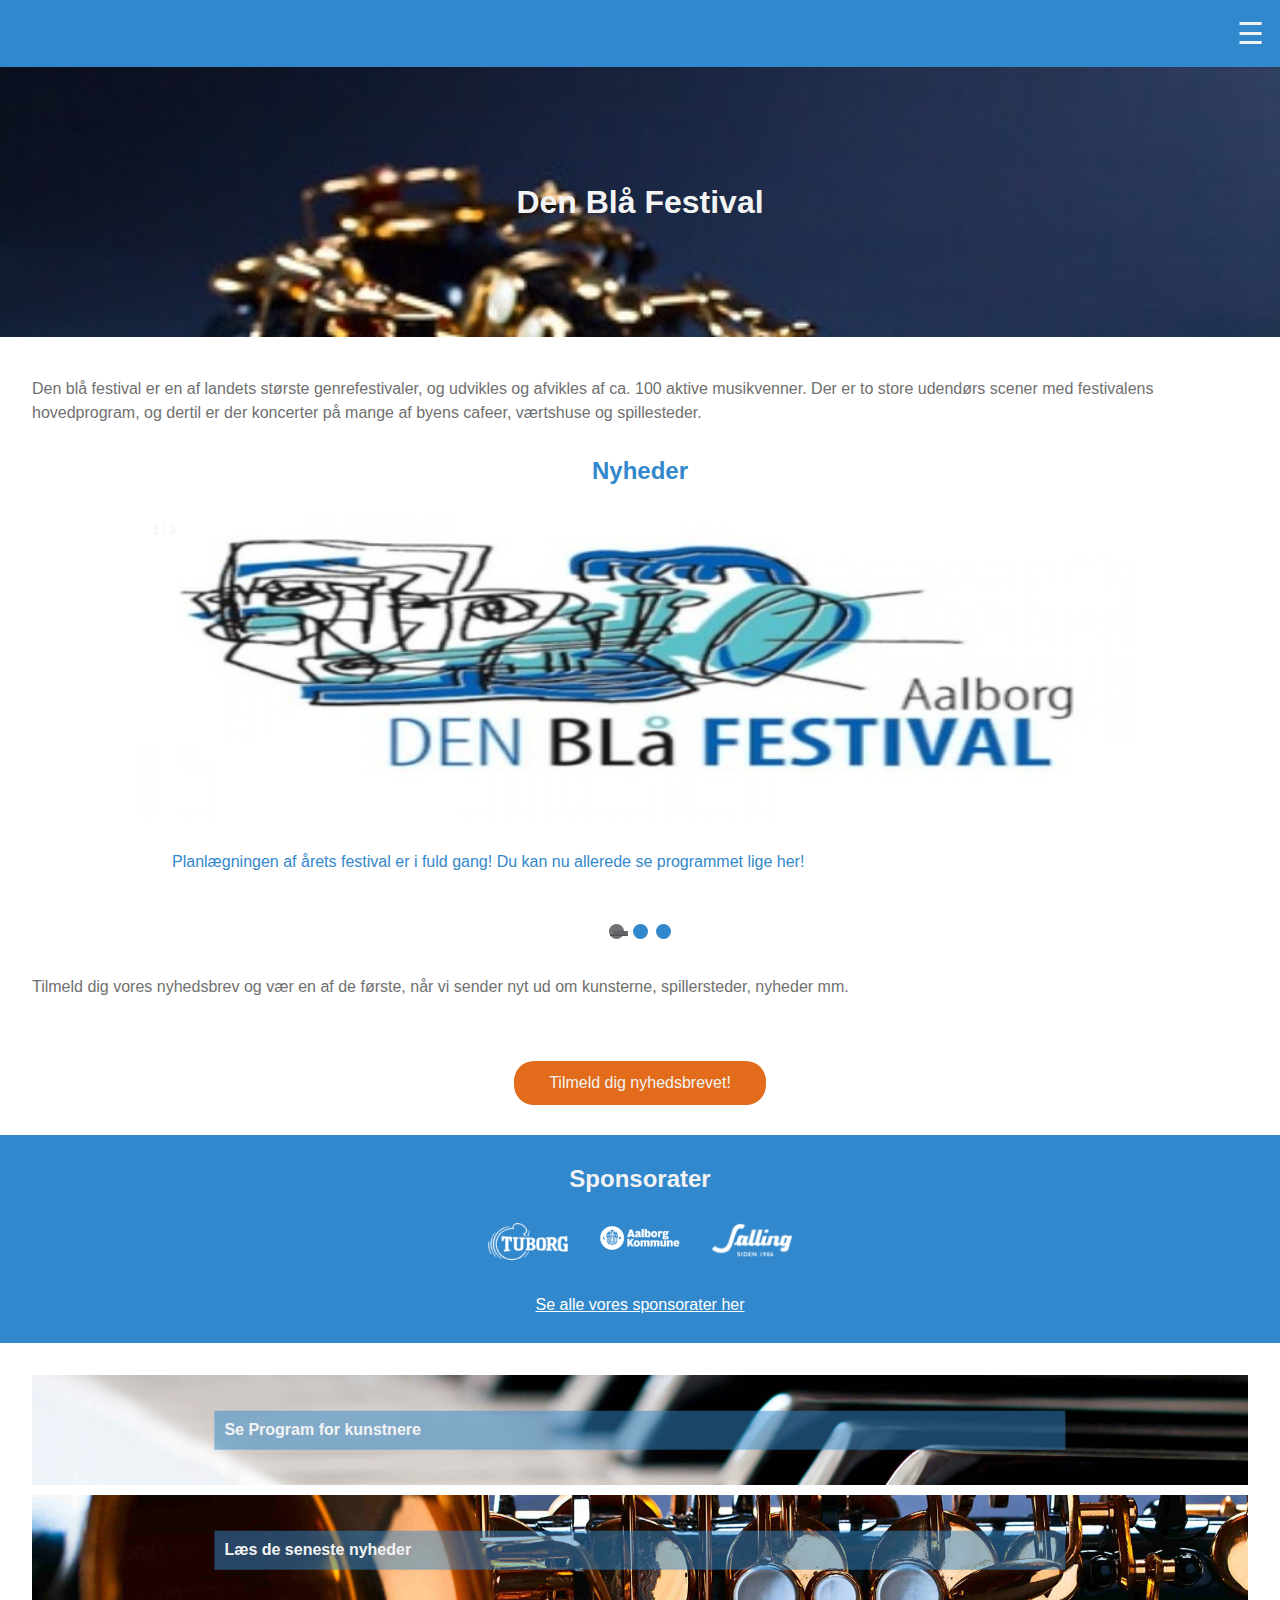
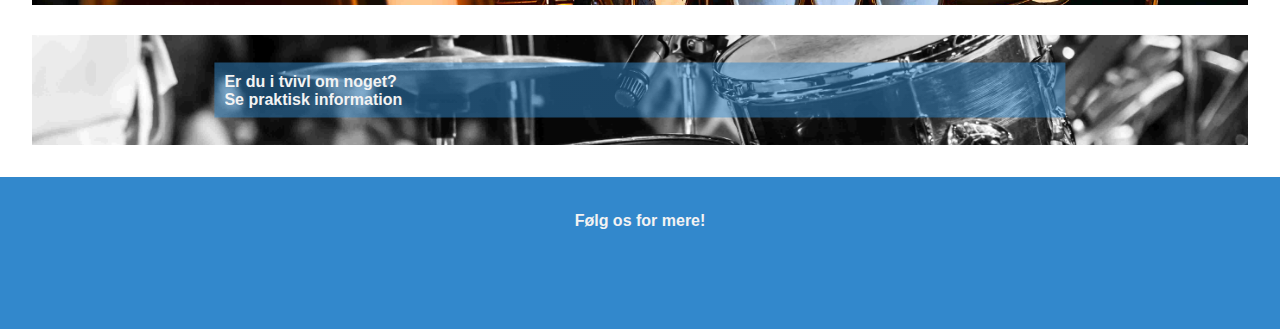
<file: index.html>
<!DOCTYPE html>
<html lang="da">
<head>
    <meta charset="UTF-8">
    <meta name="viewport" content="width=device-width, initial-scale=1.0">
    <meta name="keywords" content="Den Blå Festival, nyheder, sponsorater, musik, jazz">
    <meta name="description" content="Velkommen til Den Blå Festival. Her kan du læse alt der er at vide om festivalen og dens musik">
    <title>Den Blå Festival | Forside </title>
    <link rel="stylesheet" href="./assets/css/style.css">
    <script src="./assets/js/app.js" defer></script>
    <!--Kilde: Fonticons, Inc. 2022, Font awesome. [Online]. Available at:
    https://fontawesome.com/ [Accessed 12. januar 2024].  -->
    <link rel="stylesheet" href="https://cdnjs.cloudflare.com/ajax/libs/font-awesome/6.5.1/css/all.min.css" integrity="sha512-DTOQO9RWCH3ppGqcWaEA1BIZOC6xxalwEsw9c2QQeAIftl+Vegovlnee1c9QX4TctnWMn13TZye+giMm8e2LwA==" crossorigin="anonymous" referrerpolicy="no-referrer" />
</head>
<body>
    <header>
        <div class="navbar">
            <div class="homeIcon">
                <i class="fa-solid fa-house" style="color: #ffffff;"></i>
            </div>
            <div class="burgerMenu">
                <div id="myNav" class="overlay">
                    <a href="javascript:void(0)" class="closebtn" onclick="closeNav()">&times;</a>
                    <div class="overlay-content">
                        
                        <div class="houseLogo">
                        <i class="fa-solid fa-house" style="color: #ffffff;"></i>
                      <a href="index.html">Hjem</a>
                    </div>
                      <hr>
                      <div class="houseLogo">
                      <i class="fa-solid fa-guitar" style="color: #ffffff;"></i>
                      <a href="programTor.html">Program</a>
                    </div>
                      <hr>
                      <div class="houseLogo">
                        <i class="fa-solid fa-building" style="color: #ffffff;"></i>
                      <a href="spillesteder.html">Spillesteder</a>
                    </div>
                      <hr>
                      <div class="houseLogo">
                      <i class="fa-solid fa-newspaper" style="color: #ffffff;"></i>
                      <a href="nyheder.html">Nyheder</a>
                    </div>
                      <hr>
                      <div class="houseLogo">
                      <i class="fa-solid fa-circle-info" style="color: #ffffff;"></i>
                      <a href="praktiskInformation.html">Praktisk information</a>
                    </div>
                      <hr>
                      <div class="houseLogo">
                      <i class="fa-solid fa-address-book" style="color: #ffffff;"></i>
                      <a href="kontakt.html">Kontakt</a>
                    </div>
                      <hr>
                      <div class="houseLogo">
                        <i class="fa-solid fa-money-bill" style="color: #ffffff;"></i>
                      <a href="sponsorater.html">Sponsorater</a>
                    </div>
                      <hr>
                    
                    </div>
                  </div>
                  <div class="burgermenu">
                  <span style="font-size:30px;" onclick="openNav()">&#9776;</span>
                </div>
            </div>
        </div>
    </header>
    <main>
      
        <div class="heroBillede">
            <div class="heroText">
            <h1>Den Blå Festival</h1>
        </div>
        </div>
        <section class="forsidenyheder">
            <div>
                <p>
                    Den blå festival er en af landets største genrefestivaler, og udvikles og afvikles af ca. 100 aktive musikvenner. Der er to store udendørs scener med festivalens hovedprogram, og dertil er der koncerter på mange af byens cafeer, værtshuse og spillesteder.
                    <!-- En bestyrelsesamler trådene og sætter skibet i søen.  -->
                    <!-- Den vælges af medlemmerne, og dertil er der bestyrelsesmedlemmer udpeget af de deltagende musikforeninger.Det økonomiske fundament for festivalens mange tilbud skabes ved salg i egne boder, tilskud fra Aalborg kommune og ved opbakning fra en række sponsorer og annoncører. -->
                </p>
                <h2>Nyheder</h2>
                <div class="slideshow-container">

                    <div class="mySlides fade">
                      <div class="numbertext">1 / 3</div>
                      <!-- Kilde: https://www.colourbox.dk/billede/saxofon-jazz-instrument-billede-14160346 -->
                      <img src="./assets/img/nyhedsBilleder/nyhed1.jpg" style="width:100%" alt="Billede af blå festival Logo">
                      <div class="text"></div>
                      <p>Planlægningen af årets festival er i fuld gang! 
                        Du kan nu allerede se programmet lige her!
                        </p>
                    </div>
                    
                    <div class="mySlides fade">
                      <div class="numbertext">2 / 3</div>
                      <img src="./assets/img/kunsterBilleder/jazzDippers.png" style="width:100%" alt="Jazz Dippers">
                      <div class="text"></div>
                      <p>Ved du ikke hvad du skal lave på lørdag?
                        Kom og lyt til fantastisk jazz musik med følgende kunstnere
                        
                        - Kunsterne der spiller lørdag</p>
                    </div>
                    
                    <div class="mySlides fade">
                      <div class="numbertext">3 / 3</div>
                      <img src="./assets/img/nyhedsBilleder/nyhed3.png" style="width:100%" alt="Bistro v">
                      <div class="text"></div>
                      <p>Har du brug for en jazz pause?
                        Så kan du kigge forbi Bistro V på Toldbod Plads og få en lækker bid mad.
                        </p>
                    </div>
                    
                    </div>
                    <br>
                    
                    <div style="text-align:center">
                      <span class="dot"></span> 
                      <span class="dot"></span> 
                      <span class="dot"></span> 
                    </div>
                
              

                <p>Tilmeld dig vores nyhedsbrev og vær en af de første, når vi sender nyt ud om kunsterne, spillersteder, nyheder mm.</p>

                
                <div class="formularKnapWrapper">
                    <div class="nyhederKnap">
                      <a href="nyheder.html" class="button">Tilmeld dig nyhedsbrevet!</a>
                    </div>
                </div>
                
        </section>
        
        <section class="forsideWrapper">
            
            
          <div class="sponsorerForside">
              <h2>Sponsorater</h2>
              <div class="sponsorBilledeForside">
                <img src="./assets/img/sponsorlogoer/tuborgWhite.png " alt="Hvidt tuborg logo">
                <img src="./assets/img/sponsorlogoer/aalborgWhite-3.webp" alt="Hvidt Aalborg kommune logo">
                <img src="./assets/img/sponsorlogoer/sallingWhite.webp" alt="hvidt salling logo">
              </div>
            
        </div>
        <div class="forsidelinkSponser">
          
            <a href="sponsorater.html">Se alle vores sponsorater her</a>
    
        </div>
            
        </section>
        
        <div class="entryPointsWrapper">
            <section class="ctaCards">
              <div class="ctaProgram">
                <a href="programTor.html" class="buttonPratisk">Se Program for kunstnere</a>
              </div>
            </section>
            <section class="ctaCards1" hidden>
              <div class="ctaSpillesteder">
                <a href="spillesteder.html" class="buttonPratisk">Overblik over Spillesteder</a>
              </div>
            </section>
            <section class="ctaCards3">
              <div class="ctaNyheder">
                <a href="./nyheder.html" class="buttonPratisk">Læs de seneste nyheder</a>
              </div>
            </section>
            <section class="ctaCards4">
              <div class="ctaPraktisk">
                <a href="praktiskInformation.html" class="buttonPratisk"
                  >Er du i tvivl om noget? <br>
                  Se praktisk information</a
                >
              </div>
            </section>
          </div>

    </main>
    <footer>
        <div class="soMe">
            <p>Følg os for mere!</p>
        <div class="footerIcons">
            <i class="fa-brands fa-facebook" style="color: #ffffff;"></i>
            <i class="fa-brands fa-instagram" style="color: #ffffff;"></i>
            <i class="fa-brands fa-youtube" style="color: #ffffff;"></i>
        </div>
    </div>
    </footer>
</body>
</html>
</file>
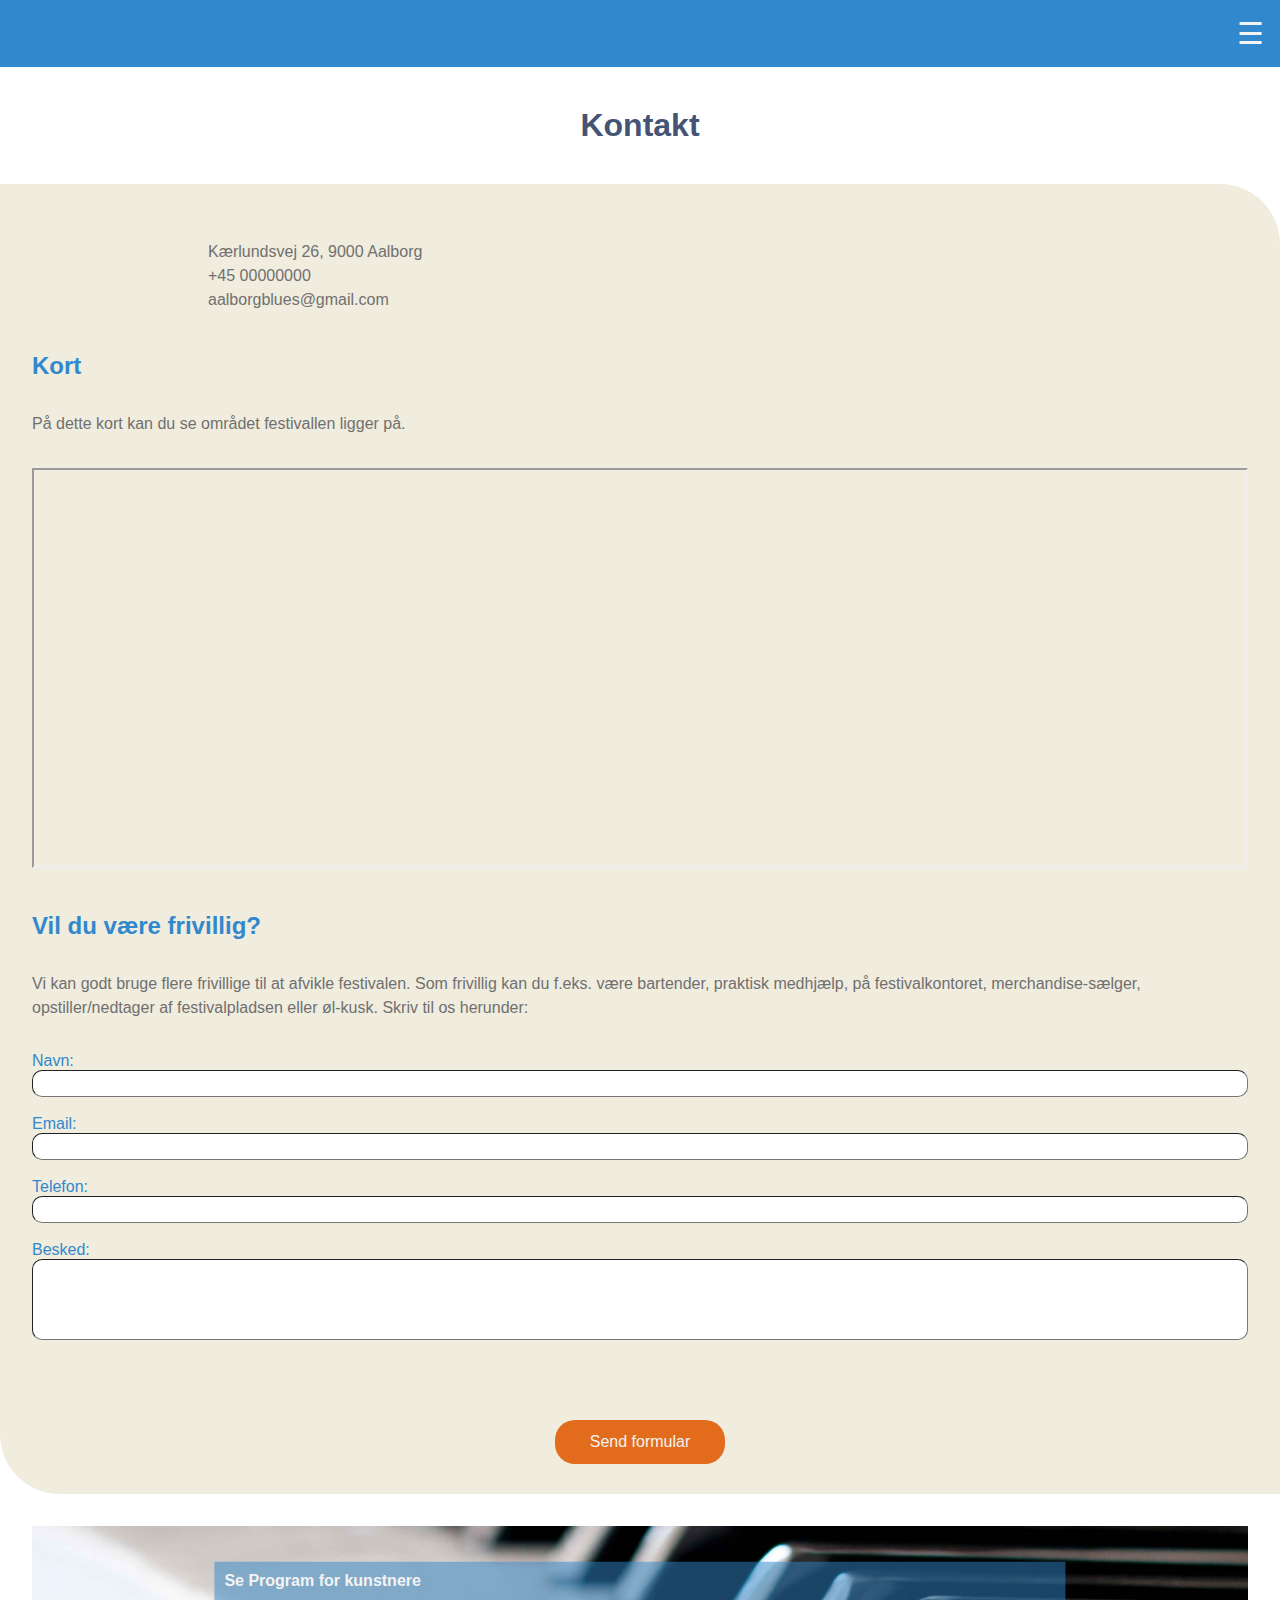
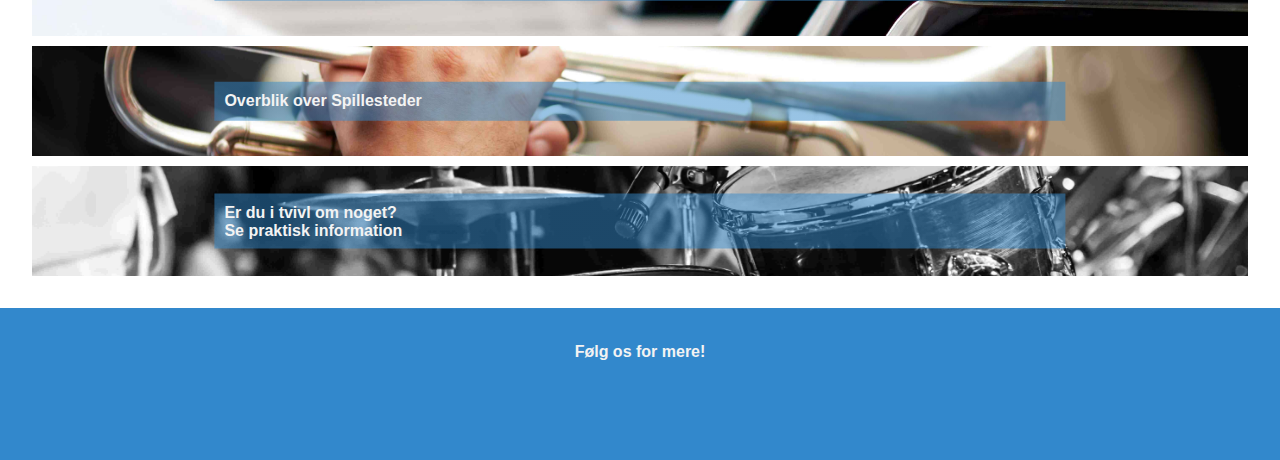
<file: kontakt.html>
<!DOCTYPE html>
<html lang="da">
  <head>
    <meta charset="UTF-8" />
    <meta name="viewport" content="width=device-width, initial-scale=1.0" />
    <meta
      name="keywords"
      content="kontakt, email, adresse, information, telefonnummer"
    />
    <meta
      name="description"
      content="Find de kontaktoplysninger, du har brug for lige her: Emailadresse, telefonnummer og adresse"
    />
    <title>Den Blå Festoval | Kontakt</title>
    <link rel="stylesheet" href="./assets/css/style.css" />
    <script src="./assets/js/app.js" defer></script>
    <link
      rel="stylesheet"
      href="https://cdnjs.cloudflare.com/ajax/libs/font-awesome/6.5.1/css/all.min.css"
      integrity="sha512-DTOQO9RWCH3ppGqcWaEA1BIZOC6xxalwEsw9c2QQeAIftl+Vegovlnee1c9QX4TctnWMn13TZye+giMm8e2LwA=="
      crossorigin="anonymous"
      referrerpolicy="no-referrer"
    />
  </head>

  <body>
    <header>
      <div class="navbar">
        <div class="homeIcon">
          <a href="./index.html"
            ><i class="fa-solid fa-house" style="color: #ffffff"></i
          ></a>
        </div>
        <div class="burgerMenu">
          <div id="myNav" class="overlay">
            <a href="javascript:void(0)" class="closebtn" onclick="closeNav()"
              >&times;</a
            >
            <div class="overlay-content">
              <div class="houseLogo">
                <i class="fa-solid fa-house" style="color: #ffffff"></i>
                <a href="index.html">Hjem</a>
              </div>
              <hr />
              <div class="houseLogo">
                <i class="fa-solid fa-guitar" style="color: #ffffff"></i>
                <a href="programTor.html">Program</a>
              </div>
              <hr />
              <div class="houseLogo">
                <i class="fa-solid fa-building" style="color: #ffffff"></i>
                <a href="spillesteder.html">Spillesteder</a>
              </div>
              <hr />
              <div class="houseLogo">
                <i class="fa-solid fa-newspaper" style="color: #ffffff"></i>
                <a href="nyheder.html">Nyheder</a>
              </div>
              <hr />
              <div class="houseLogo">
                <i class="fa-solid fa-circle-info" style="color: #ffffff"></i>
                <a href="praktiskInformation.html">Praktisk information</a>
              </div>
              <hr />
              <div class="houseLogo">
                <i class="fa-solid fa-address-book" style="color: #ffffff"></i>
                <a href="kontakt.html">Kontakt</a>
              </div>
              <hr />
              <div class="houseLogo">
                <i class="fa-solid fa-money-bill" style="color: #ffffff"></i>
                <a href="sponsorater.html">Sponsorater</a>
              </div>
              <hr />
            </div>
          </div>
          <div class="burgermenu">
            <span style="font-size: 30px" onclick="openNav()">&#9776;</span>
          </div>
        </div>
      </div>
    </header>

    <main>
      <div class="kontaktOverskrift">
        <h1>Kontakt</h1>
      </div>

      <div class="backgroundBeige">
        <div class="kontaktOplysninger">
          <div class="kontaktOplysningerHome">
            <i class="fa-solid fa-house" style="color: #3288cc"></i>
            <p>Kærlundsvej 26, 9000 Aalborg</p>
          </div>
          <div class="kontaktOplysningerPhone">
            <i class="fa-solid fa-phone" style="color: #3288cc"></i>
            <p>+45 00000000</p>
          </div>
          <div class="kontaktOplysningerMail">
            <i class="fa-solid fa-envelope" style="color: #3288cc"></i>
            <p>aalborgblues@gmail.com</p>
          </div>
        </div>

        <div class="kort">
          <h2>Kort</h2>
          <p>På dette kort kan du se området festivallen ligger på.</p>
        </div>
        <div id="googleMapsWrapper">
          <iframe
            src="https://www.google.com/maps/d/embed?mid=1dmQ5dm-C5KIOtbd27gwVe2x3TVnlCkE&ehbc=2E312F&noprof=1"
            width="100%"
            height="400"
          ></iframe>
        </div>

        <div class="frivillig">
          <h2>Vil du være frivillig?</h2>
          <p>
            Vi kan godt bruge flere frivillige til at afvikle festivalen. Som
            frivillig kan du f.eks. være bartender, praktisk medhjælp, på
            festivalkontoret, merchandise-sælger, opstiller/nedtager af
            festivalpladsen eller øl-kusk. Skriv til os herunder:
          </p>
          <div class="formularFrivillig">
            <label for="navn">Navn:</label>
            <input type="text" id="navn" name="navn" /><br /><br />

            <label for="email">Email:</label>
            <input type="email" id="email" name="email" /><br /><br />

            <label for="telefon">Telefon:</label>
            <input type="text" id="telefon" name="telefon" /><br /><br />

            <label for="besked">Besked:</label>
            <input type="text" id="besked" name="besked" /><br /><br />
          </div>
          <div class="formularKnapWrapper">
            <div class="formularKnap">
              <a href="#">Send formular</a>
            </div>
          </div>
        </div>
      </div>

      <!-- Cta entry points -->
      <div class="entryPointsWrapper">
        <section class="ctaCards">
          <div class="ctaProgram">
            <a href="programTor.html" class="buttonPratisk"
              >Se Program for kunstnere</a
            >
          </div>
        </section>
        <section class="ctaCards1">
          <div class="ctaSpillesteder">
            <a href="spillesteder.html" class="buttonPratisk"
              >Overblik over Spillesteder</a
            >
          </div>
        </section>
        <section class="ctaCards3" hidden>
          <div class="ctaNyheder">
            <a href="./nyheder.html" class="buttonPratisk"
              >Læs de seneste nyheder</a
            >
          </div>
        </section>
        <section class="ctaCards4">
          <div class="ctaPraktisk">
            <a href="praktiskInformation.html" class="buttonPratisk"
              >Er du i tvivl om noget? <br />
              Se praktisk information</a
            >
          </div>
        </section>
      </div>
      <!-- Cta entry points -->
    </main>

    <footer>
      <div class="soMe">
        <p>Følg os for mere!</p>
        <div class="footerIcons">
          <i class="fa-brands fa-facebook" style="color: #ffffff"></i>
          <i class="fa-brands fa-instagram" style="color: #ffffff"></i>
          <i class="fa-brands fa-youtube" style="color: #ffffff"></i>
        </div>
      </div>
    </footer>
  </body>
</html>
</file>
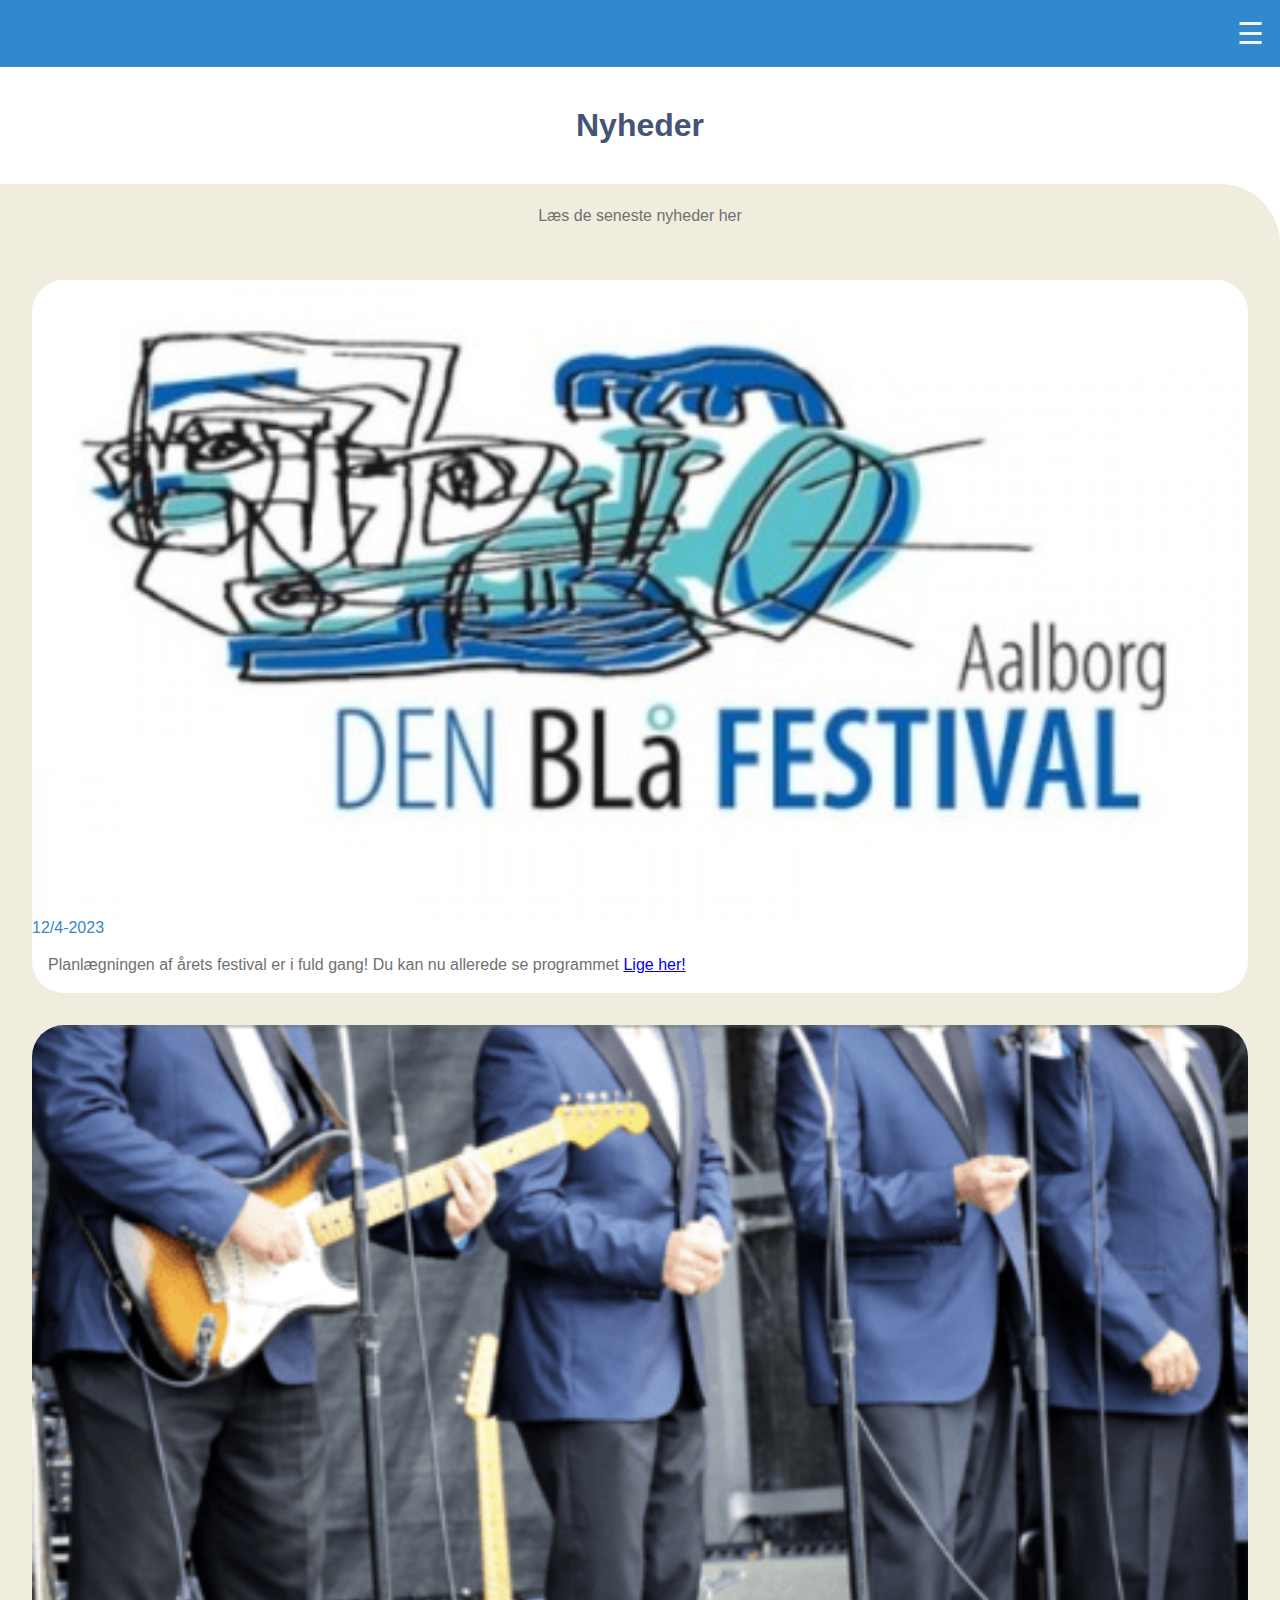
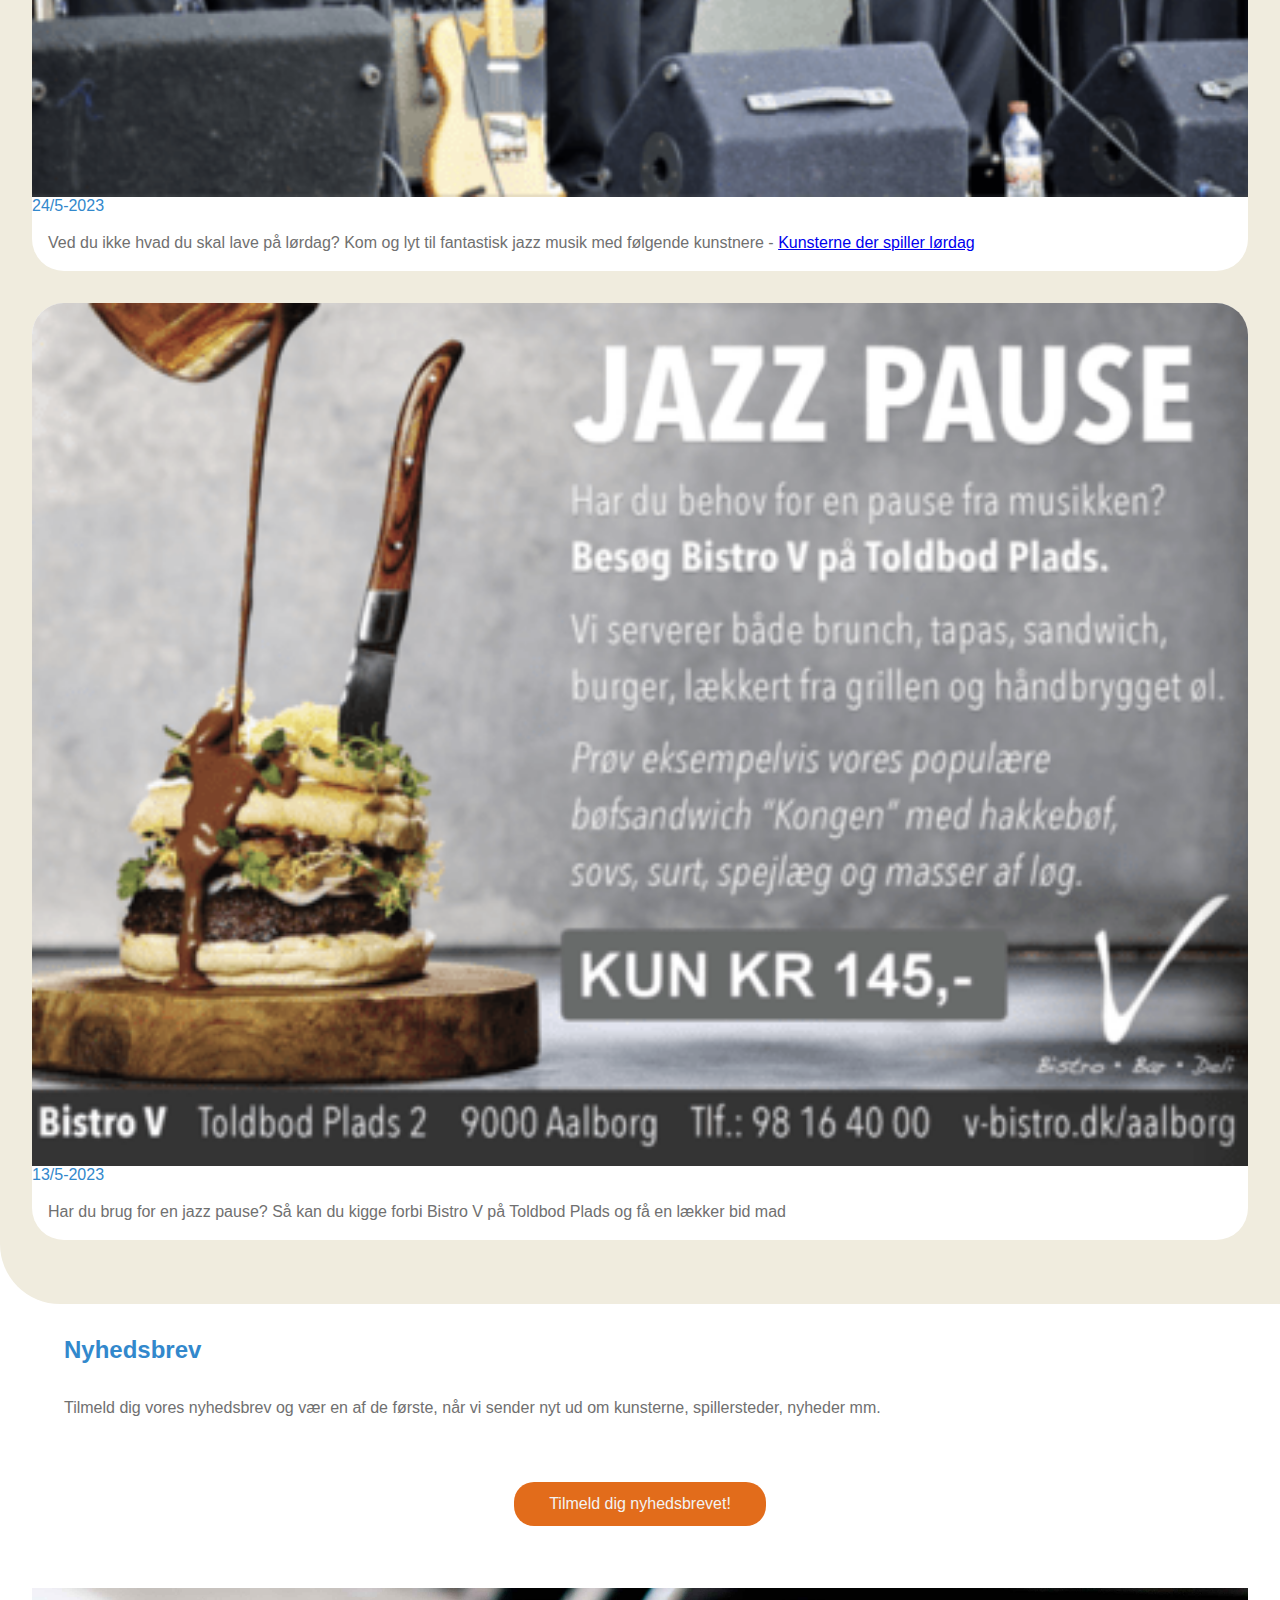
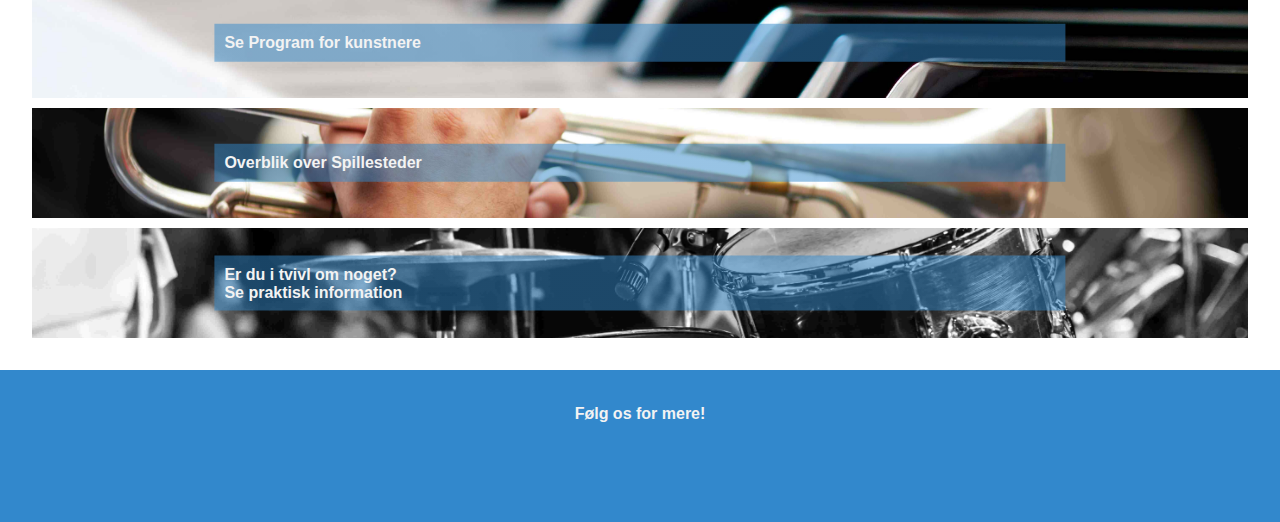
<file: nyheder.html>
<!DOCTYPE html>
<html lang="da">
  <head>
    <meta charset="UTF-8" />
    <meta name="viewport" content="width=device-width, initial-scale=1.0" />
    <meta name="keywords" content="nyheder, Den Blå Festival" />
    <meta
      name="description"
      content="Læs vores nyheder fra Den Blå Festival lige her. Læs det nyeste nye om kunsterne og programmet"
    />
    <title>Den Blå Festival | Nyheder</title>
    <link rel="stylesheet" href="./assets/css/style.css" />
    <script src="./assets/js/app.js" defer></script>
    <link
      rel="stylesheet"
      href="https://cdnjs.cloudflare.com/ajax/libs/font-awesome/6.5.1/css/all.min.css"
      integrity="sha512-DTOQO9RWCH3ppGqcWaEA1BIZOC6xxalwEsw9c2QQeAIftl+Vegovlnee1c9QX4TctnWMn13TZye+giMm8e2LwA=="
      crossorigin="anonymous"
      referrerpolicy="no-referrer"
    />
  </head>
  <body>
    <header>
      <div class="navbar">
        <div class="homeIcon">
          <a href="./index.html"
            ><i class="fa-solid fa-house" style="color: #ffffff"></i
          ></a>
        </div>
        <div class="burgerMenu">
          <div id="myNav" class="overlay">
            <a href="javascript:void(0)" class="closebtn" onclick="closeNav()"
              >&times;</a
            >
            <div class="overlay-content">
              <div class="houseLogo">
                <i class="fa-solid fa-house" style="color: #ffffff"></i>
                <a href="index.html">Hjem</a>
              </div>
              <hr />
              <div class="houseLogo">
                <i class="fa-solid fa-guitar" style="color: #ffffff"></i>
                <a href="programTor.html">Program</a>
              </div>
              <hr />
              <div class="houseLogo">
                <i class="fa-solid fa-building" style="color: #ffffff"></i>
                <a href="spillesteder.html">Spillesteder</a>
              </div>
              <hr />
              <div class="houseLogo">
                <i class="fa-solid fa-newspaper" style="color: #ffffff"></i>
                <a href="nyheder.html">Nyheder</a>
              </div>
              <hr />
              <div class="houseLogo">
                <i class="fa-solid fa-circle-info" style="color: #ffffff"></i>
                <a href="praktiskInformation.html">Praktisk information</a>
              </div>
              <hr />
              <div class="houseLogo">
                <i class="fa-solid fa-address-book" style="color: #ffffff"></i>
                <a href="kontakt.html">Kontakt</a>
              </div>
              <hr />
              <div class="houseLogo">
                <i class="fa-solid fa-money-bill" style="color: #ffffff"></i>
                <a href="sponsorater.html">Sponsorater</a>
              </div>
              <hr />
            </div>
          </div>
          <div class="burgermenu">
            <span style="font-size: 30px" onclick="openNav()">&#9776;</span>
          </div>
        </div>
      </div>
    </header>

    <main>
      <h1>Nyheder</h1>

      <div class="nyhederBackground">
        <p id="nyhedsIntro">Læs de seneste nyheder her</p>

        <section>
          <div class="nyhedsSection">
            <img
              src="./assets/img/nyhedsBilleder/nyhed1.jpg"
              alt="Billede af Den Blå Festivals Logo"
            />
            <i class="fa-regular fa-clock"></i>
            <span class="nyhedsDate">12/4-2023</span>
            <p>
              Planlægningen af årets festival er i fuld gang! Du kan nu allerede
              se programmet <a href="./program.html">Lige her!</a>
            </p>
          </div>
        </section>

        <section>
          <div class="nyhedsSection">
            <img
              src="./assets/img/nyhedsBilleder/nyhed2.png"
              alt="Billede af fire mænd som performer musik på en scene iført jakkesæt"
            />
            <i class="fa-regular fa-clock"></i>
            <span class="nyhedsDate">24/5-2023</span>
            <p>
              Ved du ikke hvad du skal lave på lørdag? Kom og lyt til fantastisk
              jazz musik med følgende kunstnere -
              <a href="./program.html">Kunsterne der spiller lørdag</a>
            </p>
          </div>
        </section>

        <section class="nyhedsSection">
          <img
            src="./assets/img/nyhedsBilleder/nyhed3.png"
            alt="Billede af reklame fra Bitro V"
          />
          <i class="fa-regular fa-clock"></i>
          <span class="nyhedsDate">13/5-2023</span>
          <p>
            Har du brug for en jazz pause? Så kan du kigge forbi Bistro V på
            Toldbod Plads og få en lækker bid mad
          </p>
        </section>
      </div>

      <section class="nyhedsBrev">
        <h2>Nyhedsbrev</h2>
        <p>
          Tilmeld dig vores nyhedsbrev og vær en af de første, når vi sender nyt
          ud om kunsterne, spillersteder, nyheder mm.
        </p>
        <div class="formularKnapWrapper">
          <div class="nyhederKnap">
            <a href="nyheder.html" class="button">Tilmeld dig nyhedsbrevet!</a>
          </div>
        </div>
      </section>
      <!-- Cta entry points -->
      <div class="entryPointsWrapper">
        <section class="ctaCards">
          <div class="ctaProgram">
            <a href="programTor.html" class="buttonPratisk"
              >Se Program for kunstnere</a
            >
          </div>
        </section>
        <section class="ctaCards1">
          <div class="ctaSpillesteder">
            <a href="spillesteder.html" class="buttonPratisk"
              >Overblik over Spillesteder</a
            >
          </div>
        </section>
        <section class="ctaCards3" hidden>
          <div class="ctaNyheder">
            <a href="./nyheder.html" class="buttonPratisk"
              >Læs de seneste nyheder</a
            >
          </div>
        </section>
        <section class="ctaCards4">
          <div class="ctaPraktisk">
            <a href="praktiskInformation.html" class="buttonPratisk"
              >Er du i tvivl om noget? <br />
              Se praktisk information</a
            >
          </div>
        </section>
      </div>
      <!-- Cta entry points -->
    </main>
    <footer>
      <div class="soMe">
        <p>Følg os for mere!</p>
        <div class="footerIcons">
          <i class="fa-brands fa-facebook" style="color: #ffffff"></i>
          <i class="fa-brands fa-instagram" style="color: #ffffff"></i>
          <i class="fa-brands fa-youtube" style="color: #ffffff"></i>
        </div>
      </div>
    </footer>
  </body>
</html>
</file>
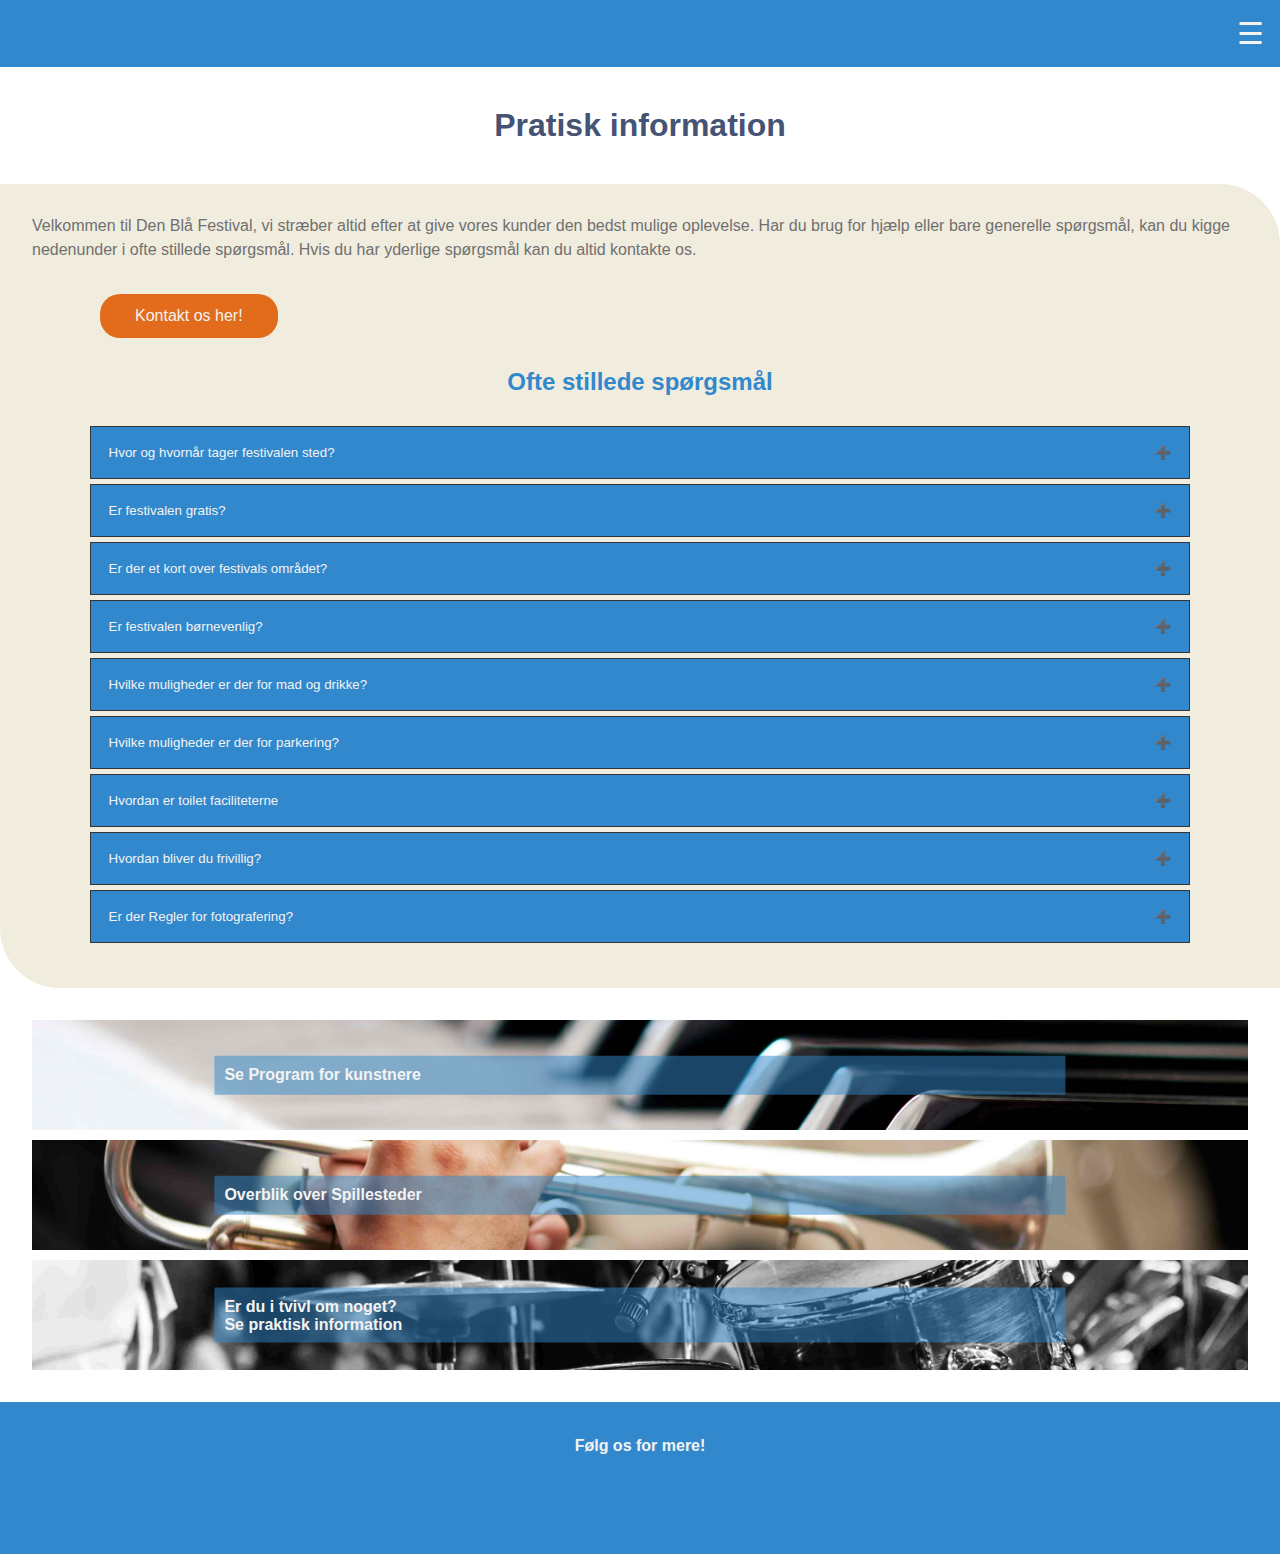
<file: praktiskInformation.html>
<!DOCTYPE html>
<html lang="da">
  <head>
    <meta charset="UTF-8" />
    <meta name="viewport" content="width=device-width, initial-scale=1.0" />
    <meta
      name="keywords"
      content="information, spørgsmål, frivillig, parkering"
    />
    <meta
      name="description"
      content="Find svar på dine spørgsmål på vores praktisk information siden: parkering, mad og drikke, toilet muligheder og meget mere. Alt det, du har brug for at vide, samlet ét sted."
    />
    <title>Den Blå Festoval | Praktisk Information</title>
    <link rel="stylesheet" href="./assets/css/style.css" />
    <script src="./assets/js/app.js" defer></script>
    <link
      rel="stylesheet"
      href="https://cdnjs.cloudflare.com/ajax/libs/font-awesome/6.5.1/css/all.min.css"
      integrity="sha512-DTOQO9RWCH3ppGqcWaEA1BIZOC6xxalwEsw9c2QQeAIftl+Vegovlnee1c9QX4TctnWMn13TZye+giMm8e2LwA=="
      crossorigin="anonymous"
      referrerpolicy="no-referrer"
    />
  </head>
  <body>
    <header>
      <div class="navbar">
        <div class="homeIcon">
          <a href="./index.html"
            ><i class="fa-solid fa-house" style="color: #ffffff"></i
          ></a>
        </div>
        <div class="burgerMenu">
          <div id="myNav" class="overlay">
            <a href="javascript:void(0)" class="closebtn" onclick="closeNav()"
              >&times;</a
            >
            <div class="overlay-content">
              <div class="houseLogo">
                <i class="fa-solid fa-house" style="color: #ffffff"></i>
                <a href="index.html">Hjem</a>
              </div>
              <hr />
              <div class="houseLogo">
                <i class="fa-solid fa-guitar" style="color: #ffffff"></i>
                <a href="programTor.html">Program</a>
              </div>
              <hr />
              <div class="houseLogo">
                <i class="fa-solid fa-building" style="color: #ffffff"></i>
                <a href="spillesteder.html">Spillesteder</a>
              </div>
              <hr />
              <div class="houseLogo">
                <i class="fa-solid fa-newspaper" style="color: #ffffff"></i>
                <a href="nyheder.html">Nyheder</a>
              </div>
              <hr />
              <div class="houseLogo">
                <i class="fa-solid fa-circle-info" style="color: #ffffff"></i>
                <a href="praktiskInformation.html">Praktisk information</a>
              </div>
              <hr />
              <div class="houseLogo">
                <i class="fa-solid fa-address-book" style="color: #ffffff"></i>
                <a href="kontakt.html">Kontakt</a>
              </div>
              <hr />
              <div class="houseLogo">
                <i class="fa-solid fa-money-bill" style="color: #ffffff"></i>
                <a href="sponsorater.html">Sponsorater</a>
              </div>
              <hr />
            </div>
          </div>
          <div class="burgermenu">
            <span style="font-size: 30px" onclick="openNav()">&#9776;</span>
          </div>
        </div>
      </div>
    </header>

    <main>
      <h1>Pratisk information</h1>
      <section class="praktiskInf">
        <p>
          Velkommen til Den Blå Festival, vi stræber altid efter at give vores
          kunder den bedst mulige oplevelse. Har du brug for hjælp eller bare
          generelle spørgsmål, kan du kigge nedenunder i ofte stillede
          spørgsmål. Hvis du har yderlige spørgsmål kan du altid kontakte os.
        </p>

        <div class="praktiskKnap">
          <a href="kontakt.html" class="button">Kontakt os her!</a>
        </div>

        <h2>Ofte stillede spørgsmål</h2>
        <div class="accordionSection">
          <button class="PraktisAccordion">
            Hvor og hvornår tager festivalen sted?
          </button>
          <div class="accordionIndhold">
            <p>
              Den blå Festival tager sted fra torsdag den 17-8 til og med søndag
              den 20-8. Festivallen finder sted på 5 forskellige lokationer i
              Aalborg, læs mere inde på spillesteder!
            </p>
          </div>

          <button class="PraktisAccordion">Er festivalen gratis?</button>

          <div class="accordionIndhold">
            <p>
              Der er er gratis adgang til de fleste koncerter! Vi spiller på
              byens pladser for byens folk og gæster, og alle er velkomne. Vi
              bliver glade hvis du handler i vores barer, - det er nemlig her de
              fleste af pengene kommer ind igen, og de bruges til at betale
              musikerne der står på scenen. Der er også mange koncerter på
              værtshuse, spillesteder og i cafeer. De fleste steder er der
              gratis adgang, men enkelte arrangører kræver en beskeden entre.
              Hold også øje med vor annoncer i Nordjyske i Festival-ugen, - de
              fortæller også om de sidste begivenheder der tikker ind!
            </p>
          </div>

          <button class="PraktisAccordion">
            Er der et kort over festivals området?
          </button>
          <div class="accordionIndhold">
            <p>Ja find kortet over festivalsområdet på vores kontakt side!</p>
          </div>

          <button class="PraktisAccordion">Er festivalen børnevenlig?</button>
          <div class="accordionIndhold">
            <p>
              Du kan generelt sagtens medbringe dit barn til koncerterne på Den
              Blå Festival. Dog skal du være klar på at der kan være klar på der
              sagtens kan være høje lyde.
            </p>
          </div>

          <button class="PraktisAccordion">
            Hvilke muligheder er der for mad og drikke?
          </button>
          <div class="accordionIndhold">
            <p>
              Der bliver severet mad på Salling rooftop og til HP Langes
              koncert. Har du brug for en pause fra musikken? Besøg Bistro V på
              Toldbod Plads. Vi serverer både brunch, tapas, sandwich, burger,
              lækkert fra grillen og håndbrygget øl. Prøv eksempelvis vores
              populære bøfsandwich, “Kongen”, med hakkebøf, sovs, surt, spejlæg
              og masser af løg. Kun 145kr,-
            </p>
          </div>

          <button class="PraktisAccordion">
            Hvilke muligheder er der for parkering?
          </button>
          <div class="accordionIndhold">
            <p>
              De 5 spillesteder er spredt over forskellige lokationer i Aalborg.
              Der er en masse p-huse rundt omkring i centrum. Læs mere på
              q-park.dk
            </p>
          </div>

          <button class="PraktisAccordion">
            Hvordan er toilet faciliteterne
          </button>
          <div class="accordionIndhold">
            <p>
              Der er toiletter tilgængelige på alle lokationerne. Det er dog
              forskelligt hvor mange der er, og der kan sagtens forekomme
              længere køer.
            </p>
          </div>

          <button class="PraktisAccordion">Hvordan bliver du frivillig?</button>
          <div class="accordionIndhold">
            <p>
              Vi sætter stor pris på frivillige. Har du lyst til at blive
              frivillig, kan du læse mere på vores kontakt side.
            </p>
          </div>

          <button class="PraktisAccordion">
            Er der Regler for fotografering?
          </button>
          <div class="accordionIndhold">
            <p>
              Der er ikke regler imod at fotografere til vores koncerter, dog
              beder vi om at man viser respekt for andre
            </p>
          </div>
        </div>
      </section>
      <!-- Cta entry points -->
      <div class="entryPointsWrapper">
        <section class="ctaCards">
          <div class="ctaProgram">
            <a href="programTor.html" class="buttonPratisk"
              >Se Program for kunstnere</a
            >
          </div>
        </section>
        <section class="ctaCards1">
          <div class="ctaSpillesteder">
            <a href="spillesteder.html" class="buttonPratisk"
              >Overblik over Spillesteder</a
            >
          </div>
        </section>
        <section class="ctaCards3" hidden>
          <div class="ctaNyheder">
            <a href="./nyheder.html" class="buttonPratisk"
              >Læs de seneste nyheder</a
            >
          </div>
        </section>
        <section class="ctaCards4">
          <div class="ctaPraktisk">
            <a href="praktiskInformation.html" class="buttonPratisk"
              >Er du i tvivl om noget? <br />
              Se praktisk information</a
            >
          </div>
        </section>
      </div>
      <!-- Cta entry points -->
    </main>

    <footer>
      <div class="soMe">
        <p>Følg os for mere!</p>
        <div class="footerIcons">
          <i class="fa-brands fa-facebook" style="color: #ffffff"></i>
          <i class="fa-brands fa-instagram" style="color: #ffffff"></i>
          <i class="fa-brands fa-youtube" style="color: #ffffff"></i>
        </div>
      </div>
    </footer>
  </body>
</html>
</file>
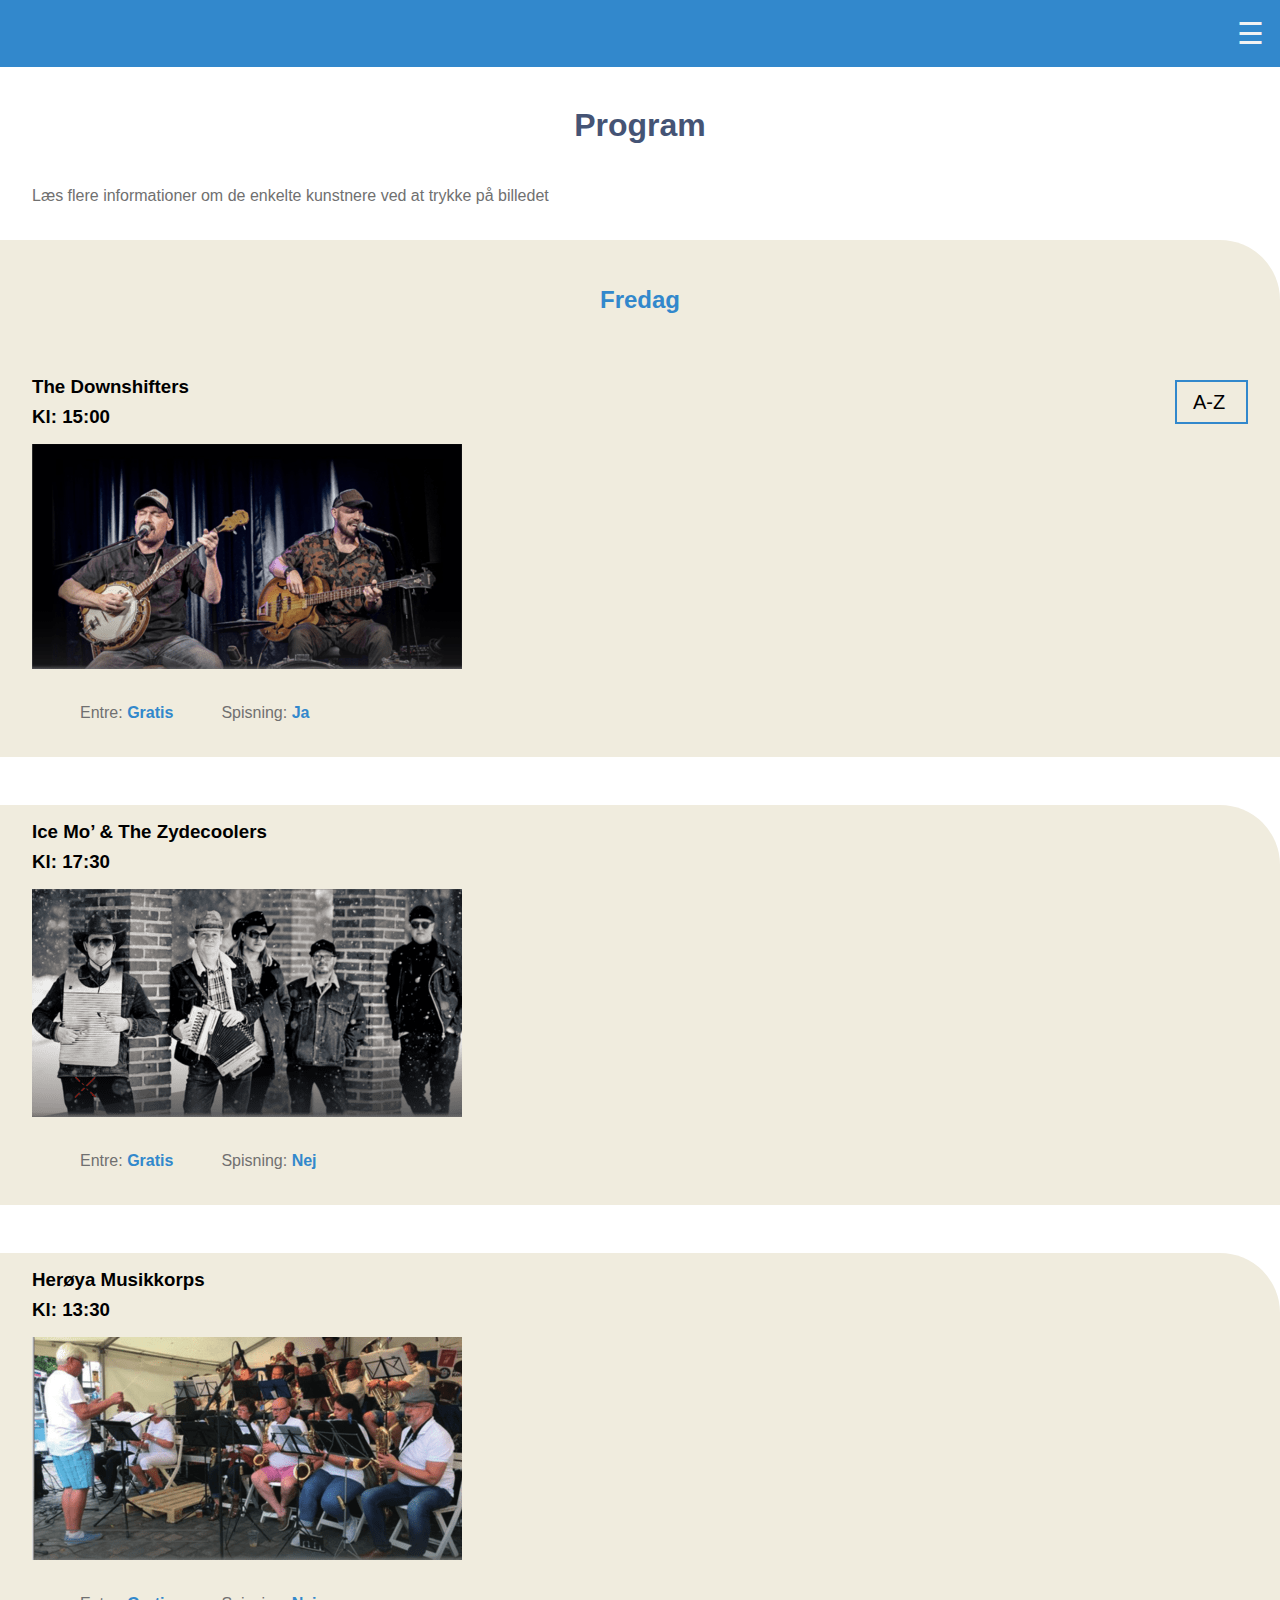
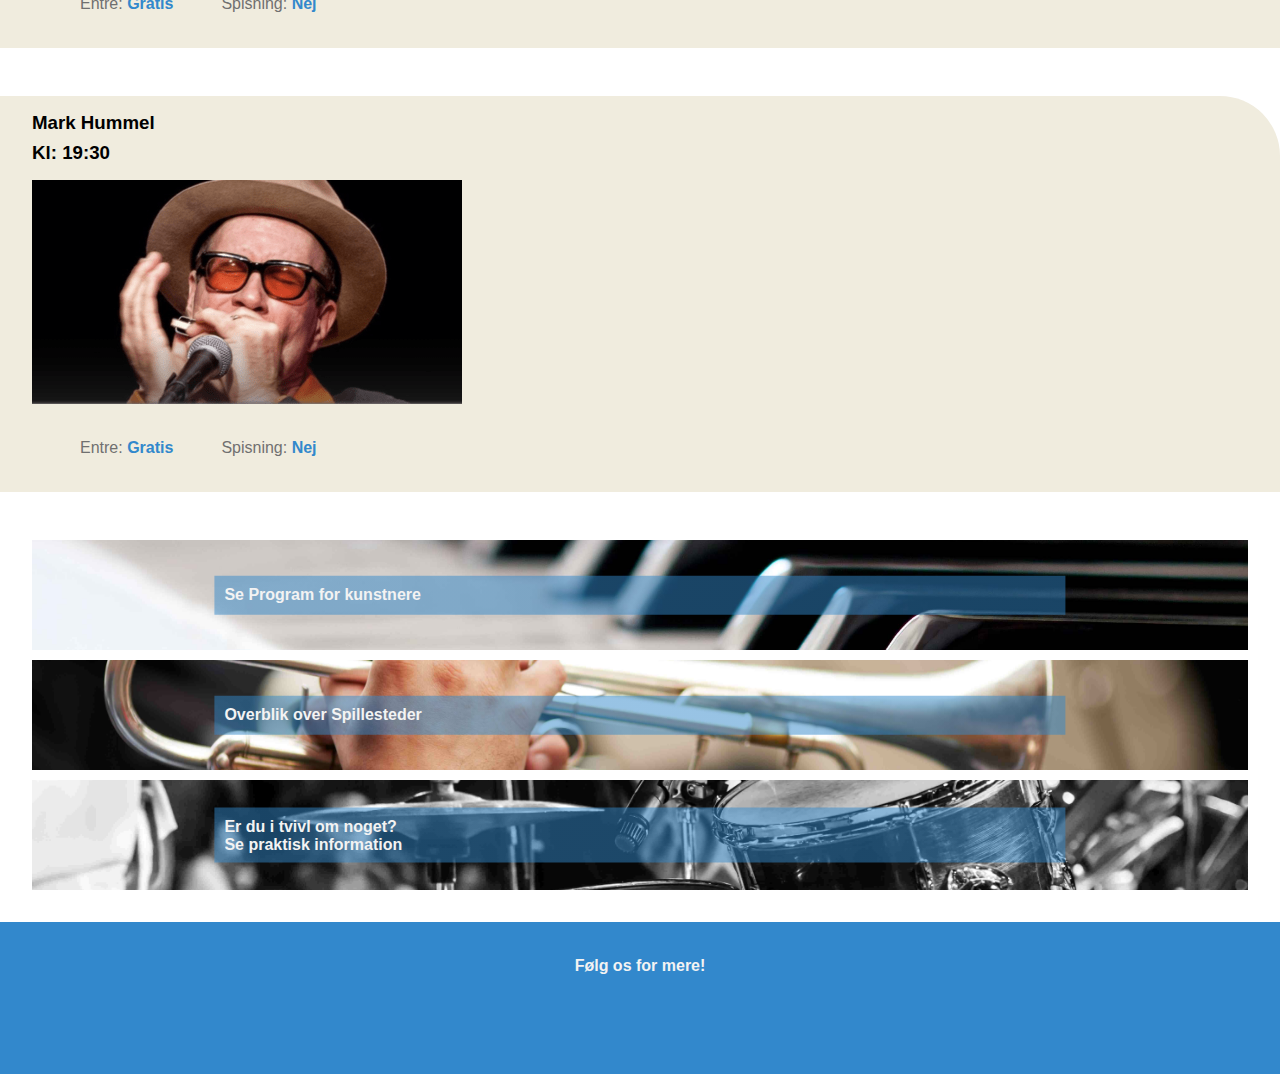
<file: programFre.html>
<!DOCTYPE html>
<html lang="da">
  <head>
    <meta charset="UTF-8" />
    <meta name="viewport" content="width=device-width, initial-scale=1.0" />
    <meta name="keywords" content="program, jazz, kunstnere, blues, musik" />
    <meta
      name="description"
      content="Se vores fredagsprogram for den Blå Festival lige her"
    />
    <title>Den Blå Festoval | Program</title>
    <link rel="stylesheet" href="./assets/css/style.css" />
    <script src="./assets/js/app.js" defer></script>
    <link
      rel="stylesheet"
      href="https://cdnjs.cloudflare.com/ajax/libs/font-awesome/6.5.1/css/all.min.css"
      integrity="sha512-DTOQO9RWCH3ppGqcWaEA1BIZOC6xxalwEsw9c2QQeAIftl+Vegovlnee1c9QX4TctnWMn13TZye+giMm8e2LwA=="
      crossorigin="anonymous"
      referrerpolicy="no-referrer"
    />
  </head>
  <body>
    <header>
      <div class="navbar">
        <div class="homeIcon">
          <a href="./index.html"
            ><i class="fa-solid fa-house" style="color: #ffffff"></i
          ></a>
        </div>
        <div class="burgerMenu">
          <div id="myNav" class="overlay">
            <a href="javascript:void(0)" class="closebtn" onclick="closeNav()"
              >&times;</a
            >
            <div class="overlay-content">
              <div class="houseLogo">
                <i class="fa-solid fa-house" style="color: #ffffff"></i>
                <a href="index.html">Hjem</a>
              </div>
              <hr />
              <div class="houseLogo">
                <i class="fa-solid fa-guitar" style="color: #ffffff"></i>
                <a href="programTor.html">Program</a>
              </div>
              <hr />
              <div class="houseLogo">
                <i class="fa-solid fa-building" style="color: #ffffff"></i>
                <a href="spillesteder.html">Spillesteder</a>
              </div>
              <hr />
              <div class="houseLogo">
                <i class="fa-solid fa-newspaper" style="color: #ffffff"></i>
                <a href="nyheder.html">Nyheder</a>
              </div>
              <hr />
              <div class="houseLogo">
                <i class="fa-solid fa-circle-info" style="color: #ffffff"></i>
                <a href="praktiskInformation.html">Praktisk information</a>
              </div>
              <hr />
              <div class="houseLogo">
                <i class="fa-solid fa-address-book" style="color: #ffffff"></i>
                <a href="kontakt.html">Kontakt</a>
              </div>
              <hr />
              <div class="houseLogo">
                <i class="fa-solid fa-money-bill" style="color: #ffffff"></i>
                <a href="sponsorater.html">Sponsorater</a>
              </div>
              <hr />
            </div>
          </div>
          <div class="burgermenu">
            <span style="font-size: 30px" onclick="openNav()">&#9776;</span>
          </div>
        </div>
      </div>
    </header>
    <main>
      <div class="torsdagH1">
        <h1>Program</h1>
      </div>
      <p>
        Læs flere informationer om de enkelte kunstnere ved at trykke på
        billedet
      </p>
      <section class="backgroundBeigeProgram">
        <div class="torsdagNav">
          <a href="./programTor.html">
            <i class="fa-solid fa-arrow-left" style="color: #e26c1b"></i
          ></a>

          <h2>Fredag</h2>
          <a href="programLør.html"
            ><i class="fa-solid fa-arrow-right" style="color: #e26c1b"></i
          ></a>
        </div>
        <article>
          <div class="headingContainer">
            <div class="A-Z">
              <p>A-Z</p>
              <i class="fa-solid fa-arrows-up-down" style="color: #e26c1b"></i>
            </div>
            <div class="bandHeading">
              <h3>The Downshifters</h3>
              <h3>Kl: 15:00</h3>
            </div>
          </div>
          <div class="kunstnerIndhold kunstnerbilledeContainer">
            <a href="#vindue11"
              ><img
                src="./assets/img/kunsterBilleder/theDownshifters.png"
                alt="The Downshifters"
            /></a>
          </div>
          <div id="vindue11" class="kunstnerWrapper">
            <div class="programIndhold">
              <a href="programFre.html#kunsterWrapper" class="lukIndhold"
                >&times;</a
              >
              <h3>Fredag 15.00 • KaffeFair</h3>
              <p>
                Fair Fredagsbar The DownShifters er en to-mands trio, der
                spiller blues- og rootsmusik. Med guitar, banjo, mundharpe, bas
                og fod-trommer fremfører de originale sange skrevet med stor
                inspiration i de gamle amerikanske musiktraditioner - helt fra
                akustisk/elektrisk delta blues til banjobaseret old-time. Duoen
                består af brødrene Bjerre, der har en lang historie som aktører
                i det østjyske musikmiljø. Sune Bjerre: Guitar, banjo, sang og
                mundharpe Kasper Bjerre: Bas, sang og fodtrommer
              </p>
            </div>
          </div>
          <div class="prisogspisningContainer">
            <div class="programPris">
              <i class="fa-solid fa-dollar-sign" style="color: #3288cc"></i>
              <p>Entre: <span>Gratis</span></p>
            </div>
            <div class="programSpisning">
              <i class="fa-solid fa-utensils" style="color: #3288cc"></i>
              <p>Spisning: <span>Ja</span></p>
            </div>
          </div>
        </article>
      </section>
      <div class="backgroundBeigeProgram">
        <article>
          <div class="headingContainer">
            <div class="bandHeading">
              <h3>Ice Mo’ & The Zydecoolers</h3>
              <h3>Kl: 17:30</h3>
            </div>
          </div>
          <div class="kunstnerIndhold kunstnerbilledeContainer">
            <a href="#vindue12"
              ><img src="./assets/img/kunsterBilleder/iceMo.png" alt="Ice Mo"
            /></a>
          </div>
          <div id="vindue12" class="kunstnerWrapper">
            <div class="programIndhold">
              <a href="programFre.html#kunsterWrapper" class="lukIndhold"
                >&times;</a
              >
              <h3>Fredag 17.30 • Bluesscenen Toldbod Plads</h3>
              <p>
                Showet er fyldt med energi og glad musik, der giver dig lyst til
                at danse. Ismo “Ice Mo’ “ Haavisto er kendt som bluesmusiker, en
                uovertruffen sanger, guitarist og harmonikaspiller. Og så ind
                imellem tager han den traditionelle one-row-button-accordion og
                spiller Zydeco. Ismo har skrevet mange Zydeconumre gennem årene,
                og det er dem du skal høre i dag. Det er også en tradition
                indenfor zydeco at inkludere familiemedlemmer i bandet, og The
                Zydecoolers har således Ismos søn Ukko og hans nevø Oskari som
                medlemmer. Ismo “Ice Mo’ “ Haavisto: Vocal, zydeco accordion,
                harmonica Ukko “Yucco” Haavisto: Drums Oskari “Oscar” Haavisto:
                Guitar Ville “Wet Willie” Vallila: Bass Matias “Washboard Matt”
                Partanen: Washboard
              </p>
            </div>
          </div>
          <div class="prisogspisningContainer">
            <div class="programPris">
              <i class="fa-solid fa-dollar-sign" style="color: #3288cc"></i>
              <p>Entre: <span>Gratis</span></p>
            </div>
            <div class="programSpisning">
              <i class="fa-solid fa-utensils" style="color: #3288cc"></i>
              <p>Spisning: <span>Nej</span></p>
            </div>
          </div>
        </article>
      </div>
      <div class="backgroundBeigeProgram">
        <article>
          <div class="headingContainer">
            <div class="bandHeading">
              <h3>Herøya Musikkorps</h3>
              <h3>Kl: 13:30</h3>
            </div>
          </div>
          <div class="kunstnerIndhold kunstnerbilledeContainer">
            <a href="#vindue13"
              ><img
                src="./assets/img/kunsterBilleder/heroeya.png"
                alt="Herøya Musikkorps"
            /></a>
          </div>
          <div id="vindue13" class="kunstnerWrapper">
            <div class="programIndhold">
              <a href="programFre.html#kunsterWrapper" class="lukIndhold"
                >&times;</a
              >
              <h3>Fredag 13.30 • Jazzscenen</h3>
              <p>
                I mere end 20 år har Herøya Street Band bragt glæde til
                festivalen med deres livlige jazzmusik. Deres sprudlende energi
                og smittende rytmer har gjort dem til en fast favorit hos
                publikum. Der er ingen tvivl om, at deres optrædener er et
                højdepunkt på festivalen hvert år.
              </p>
            </div>
          </div>
          <div class="prisogspisningContainer">
            <div class="programPris">
              <i class="fa-solid fa-dollar-sign" style="color: #3288cc"></i>
              <p>Entre: <span>Gratis</span></p>
            </div>
            <div class="programSpisning">
              <i class="fa-solid fa-utensils" style="color: #3288cc"></i>
              <p>Spisning: <span>Nej</span></p>
            </div>
          </div>
        </article>
      </div>
      <div class="backgroundBeigeProgram">
        <article>
          <div class="headingContainer">
            <div class="bandHeading">
              <h3>Mark Hummel</h3>
              <h3>Kl: 19:30</h3>
            </div>
          </div>
          <div class="kunstnerIndhold kunstnerbilledeContainer">
            <a href="#vindue14"
              ><img
                src="./assets/img/kunsterBilleder/markHummel.png"
                alt="Mark Hummel"
            /></a>
          </div>
          <div id="vindue14" class="kunstnerWrapper">
            <div class="programIndhold">
              <a href="programFre.html#kunsterWrapper" class="lukIndhold"
                >&times;</a
              >
              <h3>Fredag 19.30 • Bluesscenen Toldbod Plads</h3>
              <p>
                Mark Hummel er en fremtrædende mundharpespiller fra USA. Han har
                dedikeret sit liv til at udforske og mestre dette ikoniske
                instrument. Hummel er kendt for sin tekniske dygtighed og
                følelsesmæssige spil, der har bevæget publikum verden over. Han
                har udgivet adskillige anmelderroste albums og har optrådt på
                utallige festivaler og scener. Hummel er også en passioneret
                fortaler for bluesmusikken og har bidraget til at bevare og
                udbrede denne rige tradition. Hans musikalske dygtighed og
                autentiske udtryk har gjort ham til en af de mest respekterede
                mundharpespillere i branchen. Mark Hummel er en sand
                blueslegende. Under denne europatourne backes han som sædvanligt
                af Tomi Leinos Trio. Mark Hummel: Sang, mundharmonika Tomi
                Leino: Sang, guitar, harpe Jaska Prepula: Bas, vokal Mikko
                Peltola: Trommer
              </p>
            </div>
          </div>
          <div class="prisogspisningContainer">
            <div class="programPris">
              <i class="fa-solid fa-dollar-sign" style="color: #3288cc"></i>
              <p>Entre: <span>Gratis</span></p>
            </div>
            <div class="programSpisning">
              <i class="fa-solid fa-utensils" style="color: #3288cc"></i>
              <p>Spisning: <span>Nej</span></p>
            </div>
          </div>
        </article>
      </div>

      <!-- Cta entry points -->
      <div class="entryPointsWrapper">
        <section class="ctaCards">
          <div class="ctaProgram">
            <a href="programTor.html" class="buttonPratisk"
              >Se Program for kunstnere</a
            >
          </div>
        </section>
        <section class="ctaCards1">
          <div class="ctaSpillesteder">
            <a href="spillesteder.html" class="buttonPratisk"
              >Overblik over Spillesteder</a
            >
          </div>
        </section>
        <section class="ctaCards3" hidden>
          <div class="ctaNyheder">
            <a href="./nyheder.html" class="buttonPratisk"
              >Læs de seneste nyheder</a
            >
          </div>
        </section>
        <section class="ctaCards4">
          <div class="ctaPraktisk">
            <a href="praktiskInformation.html" class="buttonPratisk"
              >Er du i tvivl om noget? <br />
              Se praktisk information</a
            >
          </div>
        </section>
      </div>
      <!-- Cta entry points -->
    </main>
    <footer>
      <div class="soMe">
        <p>Følg os for mere!</p>
        <div class="footerIcons">
          <i class="fa-brands fa-facebook" style="color: #ffffff"></i>
          <i class="fa-brands fa-instagram" style="color: #ffffff"></i>
          <i class="fa-brands fa-youtube" style="color: #ffffff"></i>
        </div>
      </div>
    </footer>
  </body>
</html>
</file>
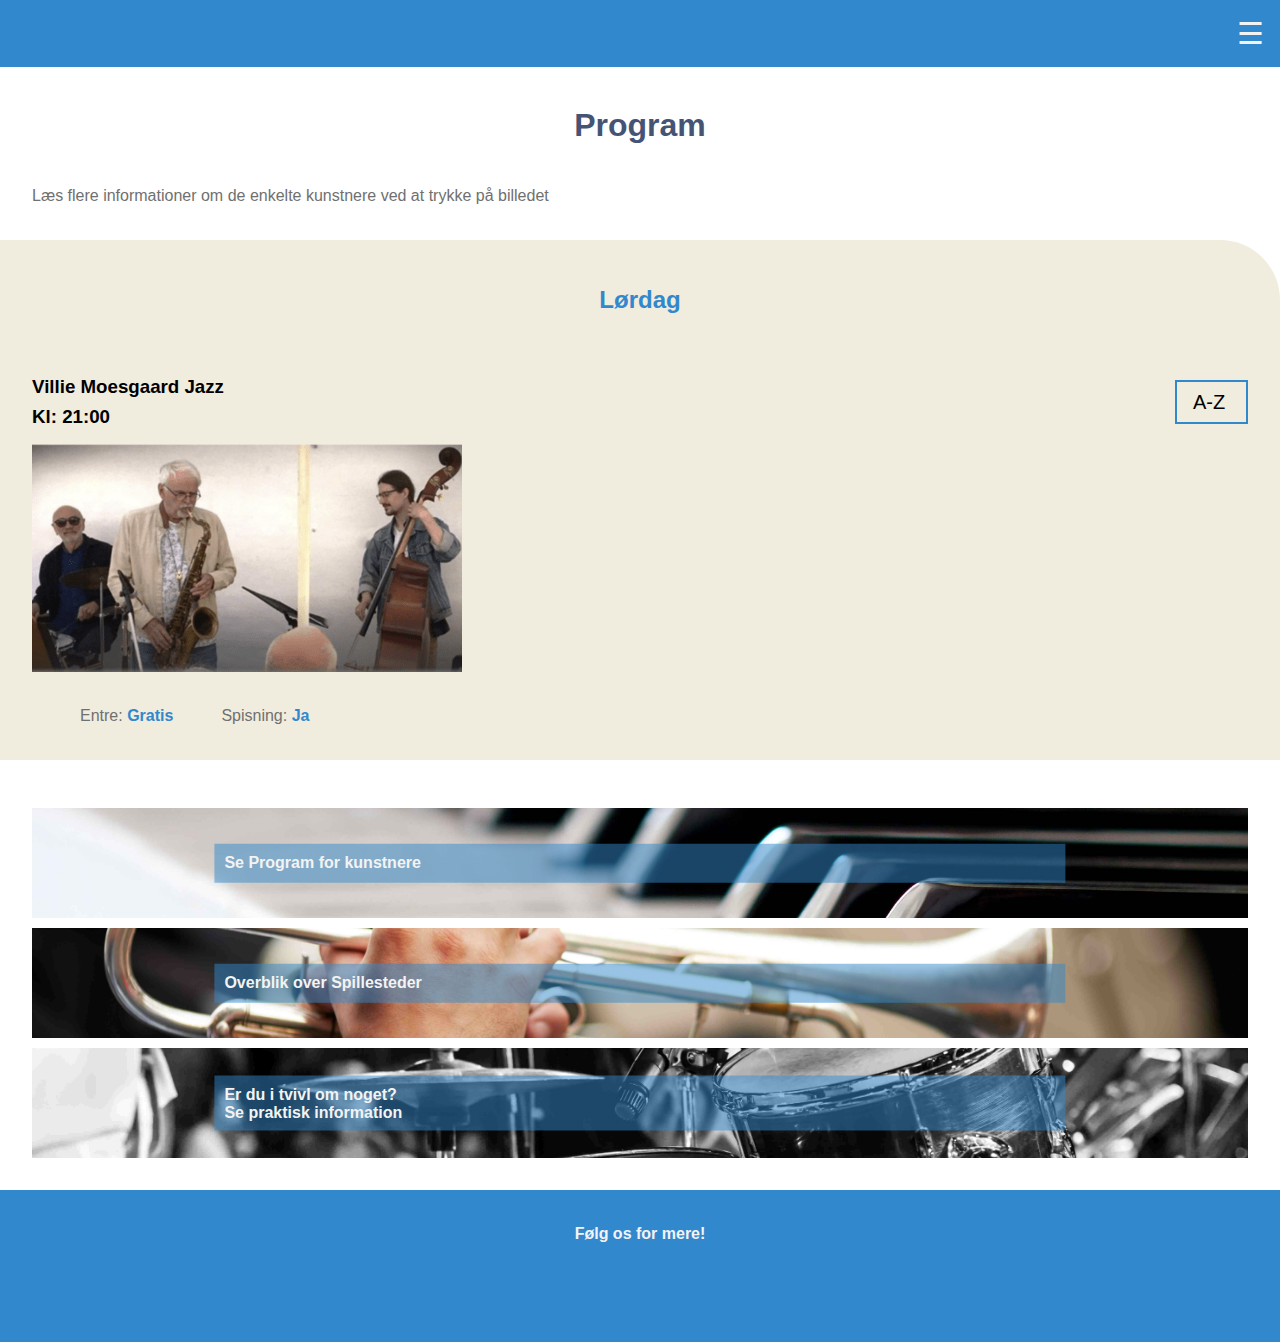
<file: programLør.html>
<!DOCTYPE html>
<html lang="da">
  <head>
    <meta charset="UTF-8" />
    <meta name="viewport" content="width=device-width, initial-scale=1.0" />
    <meta name="keywords" content="program, jazz, kunstnere, blues, musik" />
    <meta
      name="description"
      content="Se vores lørdagsprogram for den Blå Festival lige her"
    />
    <title>Den Blå Festoval | Program</title>
    <link rel="stylesheet" href="./assets/css/style.css" />
    <script src="./assets/js/app.js" defer></script>
    <link
      rel="stylesheet"
      href="https://cdnjs.cloudflare.com/ajax/libs/font-awesome/6.5.1/css/all.min.css"
      integrity="sha512-DTOQO9RWCH3ppGqcWaEA1BIZOC6xxalwEsw9c2QQeAIftl+Vegovlnee1c9QX4TctnWMn13TZye+giMm8e2LwA=="
      crossorigin="anonymous"
      referrerpolicy="no-referrer"
    />
  </head>
  <body>
    <header>
      <div class="navbar">
        <div class="homeIcon">
          <a href="./index.html"
            ><i class="fa-solid fa-house" style="color: #ffffff"></i
          ></a>
        </div>

        <div class="burgerMenu">
          <div id="myNav" class="overlay">
            <a href="javascript:void(0)" class="closebtn" onclick="closeNav()"
              >&times;</a
            >
            <div class="overlay-content">
              <div class="houseLogo">
                <i class="fa-solid fa-house" style="color: #ffffff"></i>
                <a href="index.html">Hjem</a>
              </div>
              <hr />
              <div class="houseLogo">
                <i class="fa-solid fa-guitar" style="color: #ffffff"></i>
                <a href="programTor.html">Program</a>
              </div>
              <hr />
              <div class="houseLogo">
                <i class="fa-solid fa-building" style="color: #ffffff"></i>
                <a href="spillesteder.html">Spillesteder</a>
              </div>
              <hr />
              <div class="houseLogo">
                <i class="fa-solid fa-newspaper" style="color: #ffffff"></i>
                <a href="nyheder.html">Nyheder</a>
              </div>
              <hr />
              <div class="houseLogo">
                <i class="fa-solid fa-circle-info" style="color: #ffffff"></i>
                <a href="praktiskInformation.html">Praktisk information</a>
              </div>
              <hr />
              <div class="houseLogo">
                <i class="fa-solid fa-address-book" style="color: #ffffff"></i>
                <a href="kontakt.html">Kontakt</a>
              </div>
              <hr />
              <div class="houseLogo">
                <i class="fa-solid fa-money-bill" style="color: #ffffff"></i>
                <a href="sponsorater.html">Sponsorater</a>
              </div>
              <hr />
            </div>
          </div>
          <div class="burgermenu">
            <span style="font-size: 30px" onclick="openNav()">&#9776;</span>
          </div>
        </div>
      </div>
    </header>

    <main>
      <div class="torsdagH1">
        <h1>Program</h1>
      </div>
      <p>
        Læs flere informationer om de enkelte kunstnere ved at trykke på
        billedet
      </p>
      <section class="backgroundBeigeProgram">
        <div class="torsdagNav">
          <a href="./programFre.html">
            <i class="fa-solid fa-arrow-left" style="color: #e26c1b"></i
          ></a>

          <h2>Lørdag</h2>
          <a href="programTor.html"
            ><i class="fa-solid fa-arrow-right" style="color: #e26c1b"></i
          ></a>
        </div>
        <article>
          <div class="headingContainer">
            <div class="A-Z">
              <p>A-Z</p>
              <i class="fa-solid fa-arrows-up-down" style="color: #e26c1b"></i>
            </div>
            <div class="bandHeading">
              <h3>Villie Moesgaard Jazz</h3>
              <h3>Kl: 21:00</h3>
            </div>
          </div>
          <div class="kunstnerIndhold kunstnerbilledeContainer">
            <a href="#vindue15"
              ><img
                src="./assets/img/kunsterBilleder/villie.png"
                alt="Villie Moesgaard"
            /></a>
          </div>
          <div id="vindue15" class="kunstnerWrapper">
            <div class="programIndhold">
              <a href="programLør.html#kunsterWrapper" class="lukIndhold"
                >&times;</a
              >
              <h3>Lørdag 21.00 • Duus Vinkjælder</h3>
              <p>
                Vi fyrer igen op under under jazzkedlerne. Villy Moesgaard er
                lokal saxofonist, der gennem årene har spillet med en lang række
                danske og udenlandske kunstnere. Kvartetten leverer et
                medrivende og varieret udvalg af swingtidens jazznumre. Villy
                Moesgaard: Saxofoner Petar Popovski: Klaver Bjarke Behr:
                Kontrabas Niels Riis: Trommer
              </p>
            </div>
          </div>
          <div class="prisogspisningContainer">
            <div class="programPris">
              <i class="fa-solid fa-dollar-sign" style="color: #3288cc"></i>
              <p>Entre: <span>Gratis</span></p>
            </div>
            <div class="programSpisning">
              <i class="fa-solid fa-utensils" style="color: #3288cc"></i>
              <p>Spisning: <span>Ja</span></p>
            </div>
          </div>
        </article>
      </section>
      <!-- Cta entry points -->
      <div class="entryPointsWrapper">
        <section class="ctaCards">
          <div class="ctaProgram">
            <a href="program.html" class="buttonPratisk"
              >Se Program for kunstnere</a
            >
          </div>
        </section>
        <section class="ctaCards1">
          <div class="ctaSpillesteder">
            <a href="spillesteder.html" class="buttonPratisk"
              >Overblik over Spillesteder</a
            >
          </div>
        </section>
        <section class="ctaCards3" hidden>
          <div class="ctaNyheder">
            <a href="./nyheder.html" class="buttonPratisk"
              >Læs de seneste nyheder</a
            >
          </div>
        </section>
        <section class="ctaCards4">
          <div class="ctaPraktisk">
            <a href="praktiskInformation.html" class="buttonPratisk"
              >Er du i tvivl om noget? <br />
              Se praktisk information</a
            >
          </div>
        </section>
      </div>
      <!-- Cta entry points -->
    </main>
    <footer>
      <div class="soMe">
        <p>Følg os for mere!</p>
        <div class="footerIcons">
          <i class="fa-brands fa-facebook" style="color: #ffffff"></i>
          <i class="fa-brands fa-instagram" style="color: #ffffff"></i>
          <i class="fa-brands fa-youtube" style="color: #ffffff"></i>
        </div>
      </div>
    </footer>
  </body>
</html>
</file>
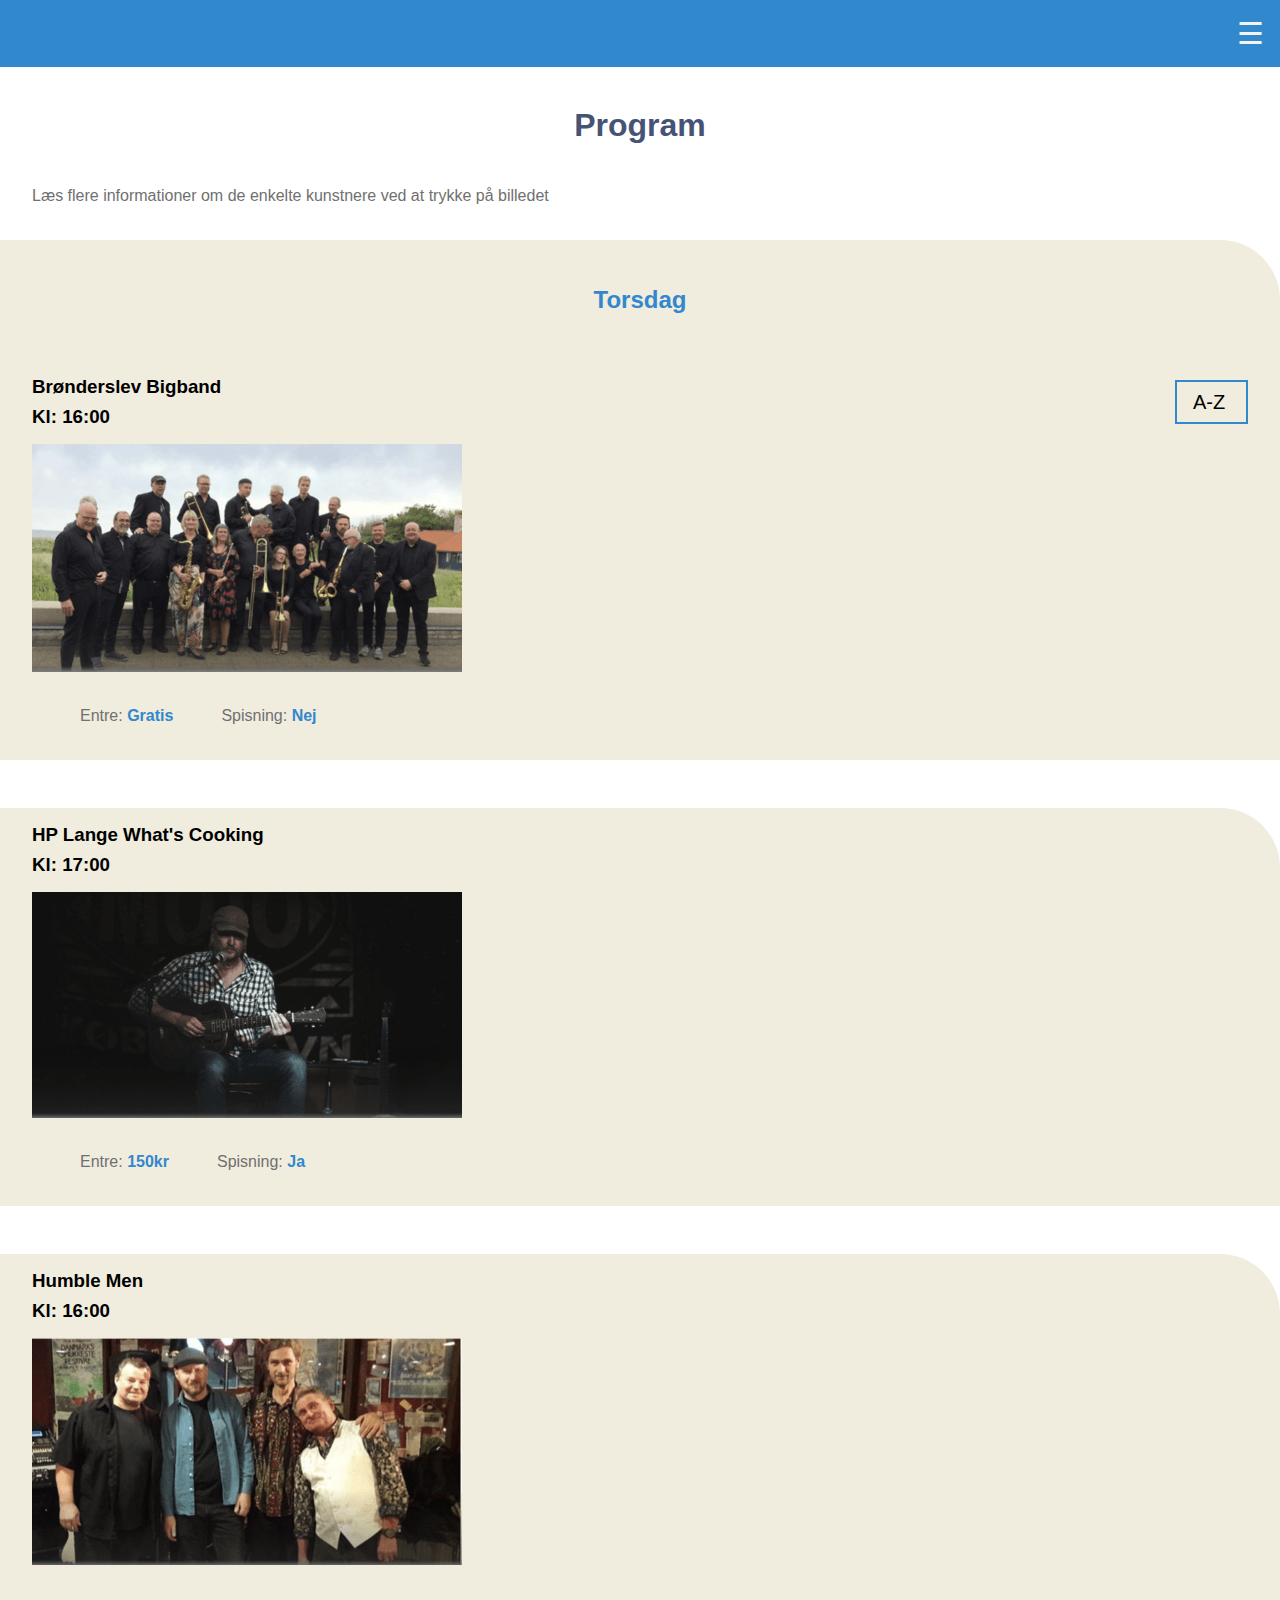
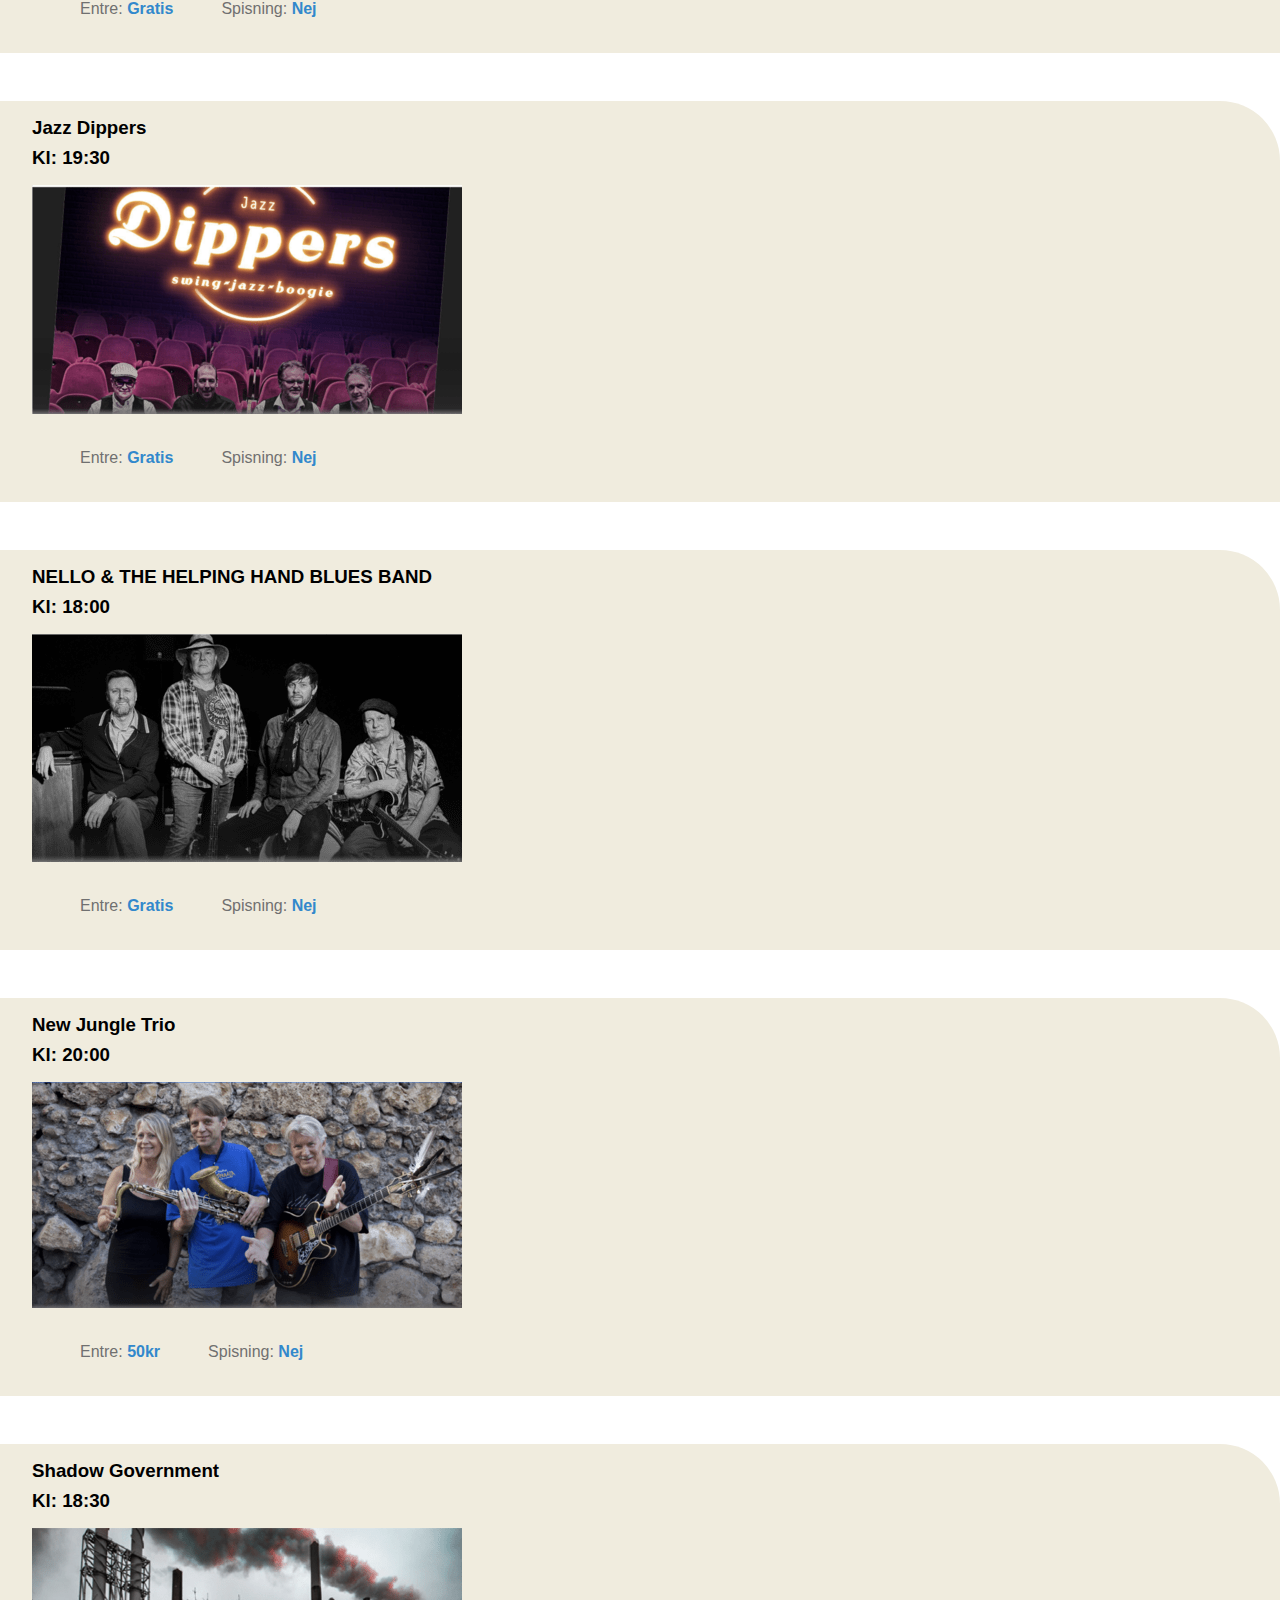
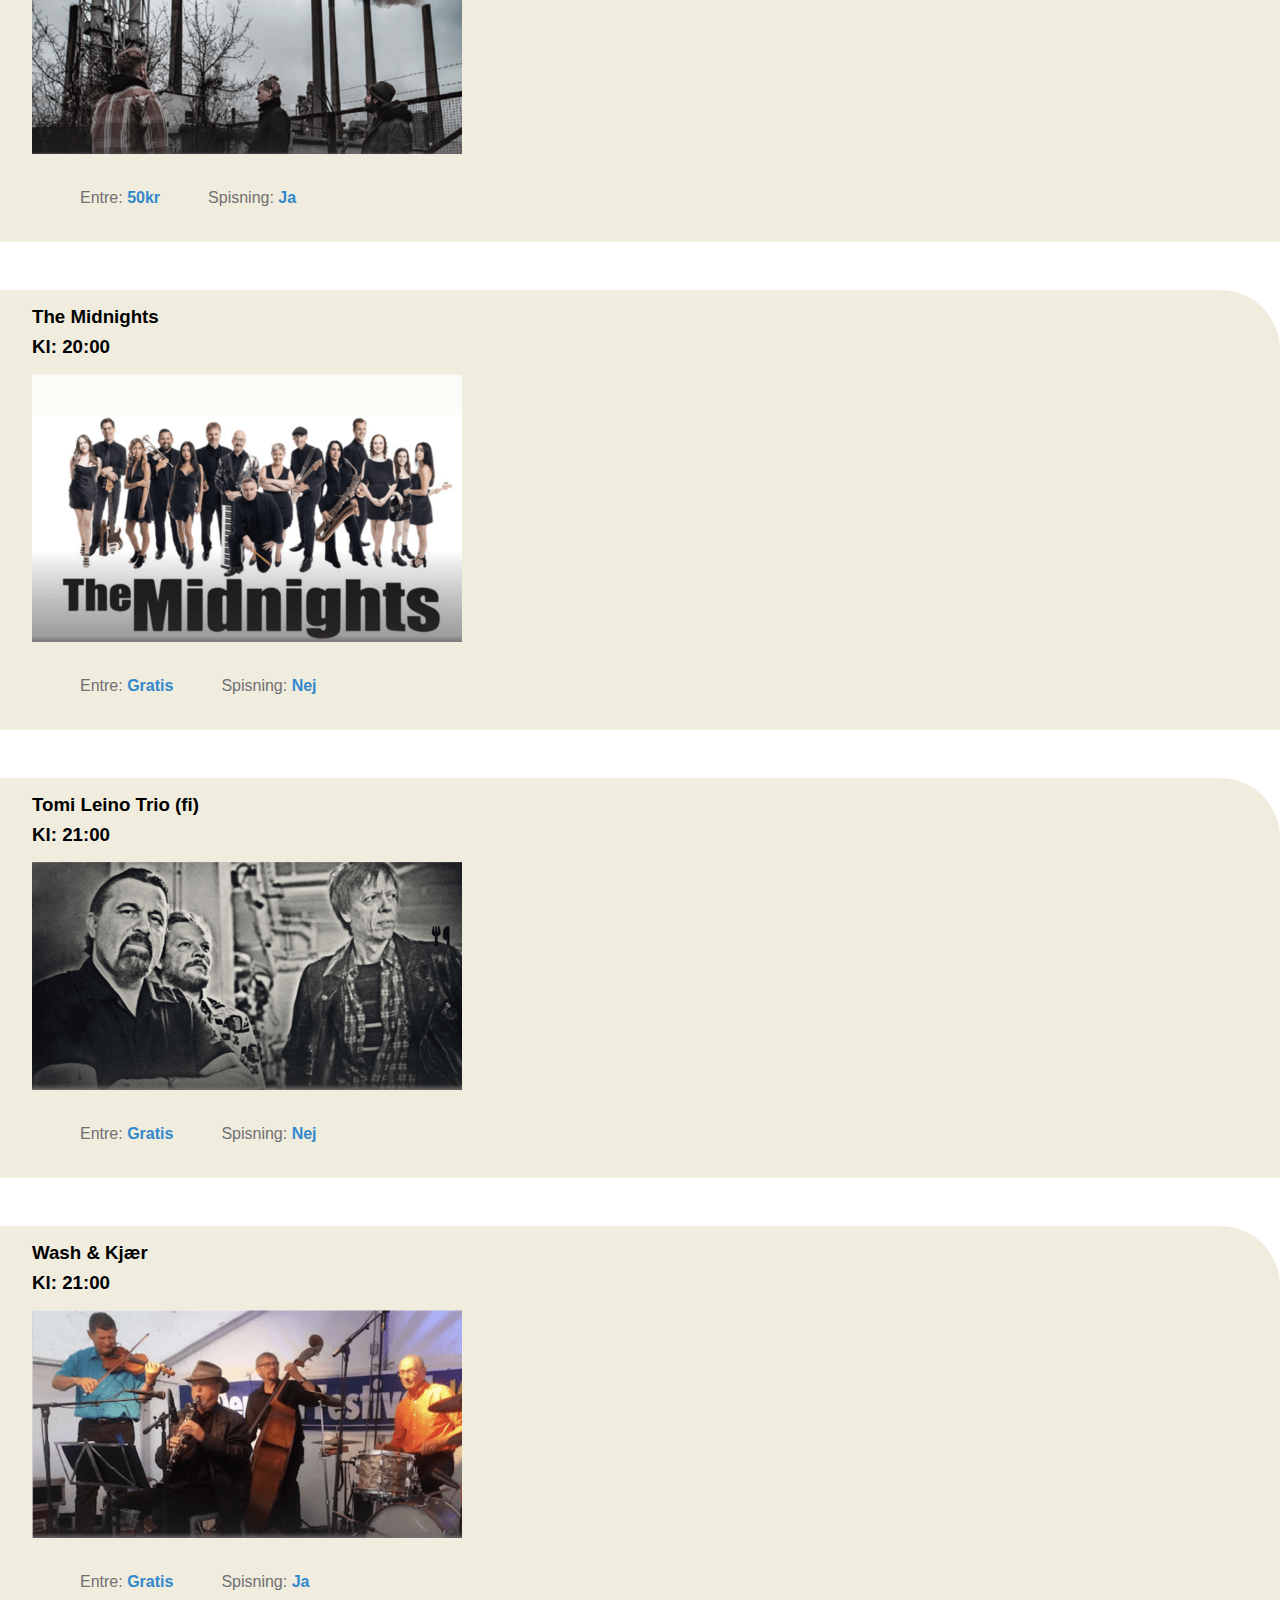
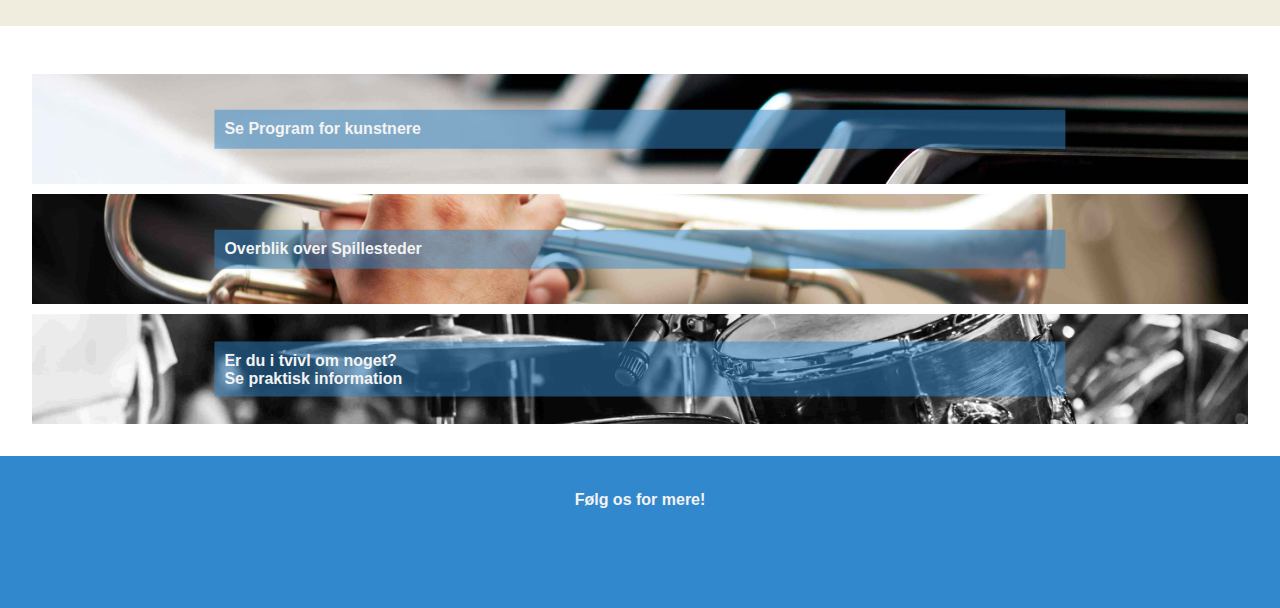
<file: programTor.html>
<!DOCTYPE html>
<html lang="da">
  <head>
    <meta charset="UTF-8" />
    <meta name="viewport" content="width=device-width, initial-scale=1.0" />
    <meta name="keywords" content="program, jazz, kunstnere, blues, musik" />
    <meta
      name="description"
      content="Se vores torsdagsprogram for den Blå Festival lige her"
    />
    <title>Den Blå Festoval | Program</title>
    <link rel="stylesheet" href="./assets/css/style.css" />
    <script src="./assets/js/app.js" defer></script>
    <link
      rel="stylesheet"
      href="https://cdnjs.cloudflare.com/ajax/libs/font-awesome/6.5.1/css/all.min.css"
      integrity="sha512-DTOQO9RWCH3ppGqcWaEA1BIZOC6xxalwEsw9c2QQeAIftl+Vegovlnee1c9QX4TctnWMn13TZye+giMm8e2LwA=="
      crossorigin="anonymous"
      referrerpolicy="no-referrer"
    />
  </head>
  <body>
    <header>
      <div class="navbar">
        <div class="homeIcon">
          <a href="./index.html"
            ><i class="fa-solid fa-house" style="color: #ffffff"></i
          ></a>
        </div>
        <div class="burgerMenu">
          <div id="myNav" class="overlay">
            <a href="javascript:void(0)" class="closebtn" onclick="closeNav()"
              >&times;</a
            >
            <div class="overlay-content">
              <div class="houseLogo">
                <i class="fa-solid fa-house" style="color: #ffffff"></i>
                <a href="index.html">Hjem</a>
              </div>
              <hr />
              <div class="houseLogo">
                <i class="fa-solid fa-guitar" style="color: #ffffff"></i>
                <a href="programTor.html">Program</a>
              </div>
              <hr />
              <div class="houseLogo">
                <i class="fa-solid fa-building" style="color: #ffffff"></i>
                <a href="spillesteder.html">Spillesteder</a>
              </div>
              <hr />
              <div class="houseLogo">
                <i class="fa-solid fa-newspaper" style="color: #ffffff"></i>
                <a href="nyheder.html">Nyheder</a>
              </div>
              <hr />
              <div class="houseLogo">
                <i class="fa-solid fa-circle-info" style="color: #ffffff"></i>
                <a href="praktiskInformation.html">Praktisk information</a>
              </div>
              <hr />
              <div class="houseLogo">
                <i class="fa-solid fa-address-book" style="color: #ffffff"></i>
                <a href="kontakt.html">Kontakt</a>
              </div>
              <hr />
              <div class="houseLogo">
                <i class="fa-solid fa-money-bill" style="color: #ffffff"></i>
                <a href="sponsorater.html">Sponsorater</a>
              </div>
              <hr />
            </div>
          </div>
          <div class="burgermenu">
            <span style="font-size: 30px" onclick="openNav()">&#9776;</span>
          </div>
        </div>
      </div>
    </header>

    <main>
      <div class="torsdagH1">
        <h1>Program</h1>
      </div>
      <p>
        Læs flere informationer om de enkelte kunstnere ved at trykke på
        billedet
      </p>
      <section class="backgroundBeigeProgram">
        <div class="torsdagNav">
          <a href="./programLør.html">
            <i class="fa-solid fa-arrow-left" style="color: #e26c1b"></i
          ></a>

          <h2>Torsdag</h2>
          <a href="programFre.html"
            ><i class="fa-solid fa-arrow-right" style="color: #e26c1b"></i
          ></a>
        </div>

        <article>
          <div class="headingContainer">
            <div class="A-Z">
              <p>A-Z</p>
              <i class="fa-solid fa-arrows-up-down" style="color: #e26c1b"></i>
            </div>
            <div class="bandHeading">
              <h3>Brønderslev Bigband</h3>
              <h3>Kl: 16:00</h3>
            </div>
          </div>
          <div class="kunstnerIndhold kunstnerbilledeContainer">
            <a href="#vindue1"
              ><img
                src="./assets/img/kunsterBilleder/broenderslev.png"
                alt="Brønderslev Bigband"
            /></a>
          </div>
          <div id="vindue1" class="kunstnerWrapper">
            <div class="programIndhold">
              <a href="programTor.html#kunsterWrapper" class="lukIndhold"
                >&times;</a
              >
              <h3>Torsdag 16.00 • Jazzscenen</h3>
              <p>
                Brønderslev Bigband har eksisteret i snart 40 år og har musikere
                med fra hele landsdelen. Bandet har hvert år flere koncerter i
                landsdelen og har også spillet i bl.a. Berlin. Brønderslev
                Bigband er velspillende, med kapelmester Morten Lund Sletten
                Larsens suveræne greb om bigband traditionen. Repertoiret er
                krydret med sangnumre i Sinatra- og nutidige Michael
                Boublé-stilen, med vores egen crooner Allan Vester Lassen
              </p>
            </div>
          </div>

          <div class="prisogspisningContainer">
            <div class="programPris">
              <i class="fa-solid fa-dollar-sign" style="color: #3288cc"></i>
              <p>Entre: <span>Gratis</span></p>
            </div>
            <div class="programSpisning">
              <i class="fa-solid fa-utensils" style="color: #3288cc"></i>
              <p>Spisning: <span>Nej</span></p>
            </div>
          </div>
        </article>
      </section>
      <div class="backgroundBeigeProgram">
        <article>
          <div class="headingContainer">
            <div class="bandHeading">
              <h3>HP Lange What's Cooking</h3>
              <h3>Kl: 17:00</h3>
            </div>
          </div>

          <div class="kunstnerIndhold kunstnerbilledeContainer">
            <a href="#vindue2"
              ><img
                src="./assets/img/kunsterBilleder/hpLange.png"
                alt="HP Lange"
            /></a>
          </div>
          <div id="vindue2" class="kunstnerWrapper">
            <div class="programIndhold">
              <a href="programTor.html#kunsterWrapper" class="lukIndhold"
                >&times;</a
              >
              <h3>Torsdag 17.00 • KaffeFair</h3>
              <p>
                Torsdag d. 17. august kl. 17.00 er det muligt at møde HP Lange
                og smage hans Gumbo- Gryde. HP har boet og spillet i New Orleans
                hvor han tog the southern cooking til sig. For kun 150,- får du
                en autentisk southern kulinarisk og musikalsk oplevelse. Entre
                150,- HUSK AT BESTILLE BORD.
              </p>
            </div>
          </div>

          <div class="prisogspisningContainer">
            <div class="programPris">
              <i class="fa-solid fa-dollar-sign" style="color: #3288cc"></i>
              <p>Entre: <span>150kr</span></p>
            </div>
            <div class="programSpisning">
              <i class="fa-solid fa-utensils" style="color: #3288cc"></i>
              <p>Spisning: <span>Ja</span></p>
            </div>
          </div>
        </article>
      </div>

      <div class="backgroundBeigeProgram">
        <article>
          <div class="headingContainer">
            <div class="bandHeading">
              <h3>Humble Men</h3>
              <h3>Kl: 16:00</h3>
            </div>
          </div>
          <div class="kunstnerIndhold kunstnerbilledeContainer">
            <a href="#vindue3"
              ><img
                src="./assets/img/kunsterBilleder/humbleMen.png"
                alt="Humble Men"
            /></a>
          </div>
          <div id="vindue3" class="kunstnerWrapper">
            <div class="programIndhold">
              <a href="programTor.html#kunsterWrapper" class="lukIndhold"
                >&times;</a
              >
              <h3>Torsdag 16.00 • Bluesscenen Toldbod Plads</h3>
              <p>
                Bandet spiller egne og klassiske kompositioner og holder af den
                amerikanske West Coast - Jumpin’ Blues. Der spilles lækker, let,
                lystig og dansevenlig American Rock ´N´ - Jumpin’ - West Coast
                Boogie Blues, med den dynamiske mundharpespiller Wolle i front.
                Humble Men´s musikalske overflødighedshorn er et nærværende og
                interessant bekendtskab, der let giver uro i bentøjet og en
                sugen i mellemgulvet. Bandet er altid turnerende og har igennem
                tiden også spillet sammen med eller været backing band for
                udenlandske kunstnere, der har gæstet landet. Wolle: Lead Vokal,
                mundharpe, guitar Mr C: Guitar, backing vocal Cp: Bass, backing
                vocal Max H: Trommer, backing vocal
              </p>
            </div>
          </div>

          <div class="prisogspisningContainer">
            <div class="programPris">
              <i class="fa-solid fa-dollar-sign" style="color: #3288cc"></i>
              <p>Entre: <span>Gratis</span></p>
            </div>
            <div class="programSpisning">
              <i class="fa-solid fa-utensils" style="color: #3288cc"></i>
              <p>Spisning: <span>Nej</span></p>
            </div>
          </div>
        </article>
      </div>

      <div class="backgroundBeigeProgram">
        <article>
          <div class="headingContainer">
            <div class="bandHeading">
              <h3>Jazz Dippers</h3>
              <h3>Kl: 19:30</h3>
            </div>
          </div>
          <div class="kunstnerIndhold kunstnerbilledeContainer">
            <a href="#vindue4"
              ><img
                src="./assets/img/kunsterBilleder/jazzDippers.png"
                alt="Jazz Dippers"
            /></a>
          </div>
          <div id="vindue4" class="kunstnerWrapper">
            <div class="programIndhold">
              <a href="programTor.html#kunsterWrapper" class="lukIndhold"
                >&times;</a
              >
              <h3>Torsdag 19.30 • Jazzscenen</h3>
              <p>
                Når Jazz Dippers går på scenen er der fokus på et godt swing, et
                godt humør og en god intens jazz-stemning. Repertoiret er hentet
                fra traditionel jazz, swing og boogie. Klassikere fra både New
                Orleans og Danmark. Fra Louis Armstrong til Bjarne Liller - og
                det swinger! Musikerne Søren Peter Frøsig og Brian Svendsen har
                siden 2021 spillet utallige jobs sammen - og med Jazz Dippers
                udvides besætningen med Nicolas Kock på kontrabas og Peter
                Bjerrum på trommer.
              </p>
            </div>
          </div>
          <div class="prisogspisningContainer">
            <div class="programPris">
              <i class="fa-solid fa-dollar-sign" style="color: #3288cc"></i>
              <p>Entre: <span>Gratis</span></p>
            </div>
            <div class="programSpisning">
              <i class="fa-solid fa-utensils" style="color: #3288cc"></i>
              <p>Spisning: <span>Nej</span></p>
            </div>
          </div>
        </article>
      </div>

      <div class="backgroundBeigeProgram">
        <article>
          <div class="headingContainer">
            <div class="bandHeading">
              <h3>NELLO & THE HELPING HAND BLUES BAND</h3>
              <h3>Kl: 18:00</h3>
            </div>
          </div>
          <div class="kunstnerIndhold kunstnerbilledeContainer">
            <a href="#vindue5"
              ><img
                src="./assets/img/kunsterBilleder/nello.png"
                alt="Nello and the helping hand blues band"
            /></a>
          </div>
          <div id="vindue5" class="kunstnerWrapper">
            <div class="programIndhold">
              <a href="programTor.html#kunsterWrapper" class="lukIndhold"
                >&times;</a
              >
              <h3>Torsdag 20.00 • Stargate Scenen</h3>
              <p>
                Pierre Dørge, guitar, konkylie Irene Becker, keyboard, flygel
                Jakob Mygind, saxofoner … også kaldet NEW JUNGLE TRIO fordi de
                alle spiller i Pierre Dørges New Jungle Orchestra, som I 40år
                har turneret verden rundt - fra Australien - over Bali til
                Japan, Kina, Sydafrika, Ghana, De vestindiske Øer, Brasilien,
                Mexico, USA. Trioen har en speciel evne til at kommunikere med
                publikum – at skabe nærvær. Lige fra store festival scener,
                jazzklubber, intime koncertsale og i de seneste år i kirkerum.
                Ved koncerten fornemmer man denne meditative og intense stemning
                – musikerne, publikum og rummet. En rejse i musik fra Carl
                Nielsen gennem kinesiske æsker til sommer ved Vesterhavet.
              </p>
            </div>
          </div>
          <div class="prisogspisningContainer">
            <div class="programPris">
              <i class="fa-solid fa-dollar-sign" style="color: #3288cc"></i>
              <p>Entre: <span>Gratis</span></p>
            </div>
            <div class="programSpisning">
              <i class="fa-solid fa-utensils" style="color: #3288cc"></i>
              <p>Spisning: <span>Nej</span></p>
            </div>
          </div>
        </article>
      </div>
      <div class="backgroundBeigeProgram">
        <article>
          <div class="headingContainer">
            <div class="bandHeading">
              <h3>New Jungle Trio</h3>
              <h3>Kl: 20:00</h3>
            </div>
          </div>
          <div class="kunstnerIndhold kunstnerbilledeContainer">
            <a href="#vindue6"
              ><img
                src="./assets/img/kunsterBilleder/newJungle.png"
                alt="New Jungle Trio"
            /></a>
          </div>
          <div id="vindue6" class="kunstnerWrapper">
            <div class="programIndhold">
              <a href="programTor.html#kunsterWrapper" class="lukIndhold"
                >&times;</a
              >
              <h3>Torsdag 18.00 • Bluesscenen Toldbod Plads</h3>
              <p>
                I efteråret 2020 sprang Nello ud som forsanger og frontman for
                sit eget bluesband. Det varierede repertoire er selvsagt blues i
                diverse afskygninger, men mange af numrene bliver leveret med et
                twist. Det gør koncertoplevelsen både sjov, vital og
                interessant. Og Niels Nello Mogensen optræder som en både
                karismatisk og gennemtrængende bluessanger!” Niels Nello
                Mogensen: bas, vokal Ronni Boysen: Guitar Mads D. Andersen:
                Trommer Rasmus Stenholm: Orgel
              </p>
            </div>
          </div>
          <div class="prisogspisningContainer">
            <div class="programPris">
              <i class="fa-solid fa-dollar-sign" style="color: #3288cc"></i>
              <p>Entre: <span>50kr</span></p>
            </div>
            <div class="programSpisning">
              <i class="fa-solid fa-utensils" style="color: #3288cc"></i>
              <p>Spisning: <span>Nej</span></p>
            </div>
          </div>
        </article>
      </div>

      <div class="backgroundBeigeProgram">
        <article>
          <div class="headingContainer">
            <div class="bandHeading">
              <h3>Shadow Government</h3>
              <h3>Kl: 18:30</h3>
            </div>
          </div>
          <div class="kunstnerIndhold kunstnerbilledeContainer">
            <a href="#vindue7"
              ><img
                src="./assets/img/kunsterBilleder/shadow.png"
                alt="Shadow Government"
            /></a>
          </div>
          <div id="vindue7" class="kunstnerWrapper">
            <div class="programIndhold">
              <a href="programTor.html#kunsterWrapper" class="lukIndhold"
                >&times;</a
              >
              <h3>Torsdag 18.30 • Stargate Scenen</h3>
              <p>
                Musikken strækker sig lige fra virtuose energiudbrud til
                inderlige smukke ballader. Deres exceptionelle sammenspil kan gå
                alle veje, derfor er det aldrig til at vide, hvor deres
                musikalske historier fører hen. I tillid til at alt kan opstå ud
                af næsten ingenting, har musikerne opnået et telepatisk
                sammenspil og overskud i komplicerede musikalske fortællinger.
                Matias Fischer: Trommer Mads Houe: Bas Carsten Kær: Klaver
              </p>
            </div>
          </div>
          <div class="prisogspisningContainer">
            <div class="programPris">
              <i class="fa-solid fa-dollar-sign" style="color: #3288cc"></i>
              <p>Entre: <span>50kr</span></p>
            </div>
            <div class="programSpisning">
              <i class="fa-solid fa-utensils" style="color: #3288cc"></i>
              <p>Spisning: <span>Ja</span></p>
            </div>
          </div>
        </article>
      </div>

      <div class="backgroundBeigeProgram">
        <article>
          <div class="headingContainer">
            <div class="bandHeading">
              <h3>The Midnights</h3>
              <h3>Kl: 20:00</h3>
            </div>
          </div>
          <div class="kunstnerIndhold kunstnerbilledeContainer">
            <a href="#vindue8"
              ><img
                src="./assets/img/kunsterBilleder/theMidnights.png"
                alt="The Midnights"
            /></a>
          </div>
          <div id="vindue8" class="kunstnerWrapper">
            <div class="programIndhold">
              <a href="programTor.html#kunsterWrapper" class="lukIndhold"
                >&times;</a
              >
              <h3>Torsdag 20.00 • Bluesscenen Toldbod Plads</h3>
              <p>
                De er tilbage! The Midnights kommer fra den lille by Victoria på
                Vancouver Island og er sammensat af nogle af Canadas bedste
                professionelle musikere og særligt udvalgte unge talenter. De er
                12 musikere på scenen som fuldt showband, og de fremfører det
                bedste af den amerikanske sangskat indenfor Motown, Soul, Funk,
                Pop og Classic R&B, og i år har de også en del
                originalmateriale. I 2017 og 2019 gav de forrygende koncerter,
                så tag danseskoene med til Toldbod Plads, der bliver brug for
                dem.
              </p>
            </div>
          </div>
          <div class="prisogspisningContainer">
            <div class="programPris">
              <i class="fa-solid fa-dollar-sign" style="color: #3288cc"></i>
              <p>Entre: <span>Gratis</span></p>
            </div>
            <div class="programSpisning">
              <i class="fa-solid fa-utensils" style="color: #3288cc"></i>
              <p>Spisning: <span>Nej</span></p>
            </div>
          </div>
        </article>
      </div>

      <div class="backgroundBeigeProgram">
        <article>
          <div class="headingContainer">
            <div class="bandHeading">
              <h3>Tomi Leino Trio (fi)</h3>
              <h3>Kl: 21:00</h3>
            </div>
          </div>
          <div class="kunstnerIndhold kunstnerbilledeContainer">
            <a href="#vindue9"
              ><img
                src="./assets/img/kunsterBilleder/tomiLeino.png"
                alt="Tomi Leino Trio"
            /></a>
          </div>
          <div id="vindue9" class="kunstnerWrapper">
            <div class="programIndhold">
              <a href="programTor.html#kunsterWrapper" class="lukIndhold"
                >&times;</a
              >
              <h3>Torsdag 21.00 • Rocken</h3>
              <p>
                Finske Tomi Leino Trio er et af de mest succesrige roots- og
                bluesbands i Norden i nyere tid. Bandets sound bygger på
                elementer fra bla. Louisiana swamp blues og rock’n’roll med
                respekt for klassisk bluessound men med et personligt og frisk
                touch. Tomi Leino: Vokal, guitar, harpe Jaska Prepula: Bas,
                vokal Mikko Peltola: Trommer
              </p>
            </div>
          </div>
          <div class="prisogspisningContainer">
            <div class="programPris">
              <i class="fa-solid fa-dollar-sign" style="color: #3288cc"></i>
              <p>Entre: <span>Gratis</span></p>
            </div>
            <div class="programSpisning">
              <i class="fa-solid fa-utensils" style="color: #3288cc"></i>
              <p>Spisning: <span>Nej</span></p>
            </div>
          </div>
        </article>
      </div>
      <div class="backgroundBeigeProgram">
        <article>
          <div class="headingContainer">
            <div class="bandHeading">
              <h3>Wash & Kjær</h3>
              <h3>Kl: 21:00</h3>
            </div>
          </div>
          <div class="kunstnerIndhold kunstnerbilledeContainer">
            <a href="#vindue10"
              ><img
                src="./assets/img/kunsterBilleder/washAndKjaer.png"
                alt="Wash and Kjær"
            /></a>
          </div>
          <div id="vindue10" class="kunstnerWrapper">
            <div class="programIndhold">
              <a href="programTor.html#kunsterWrapper" class="lukIndhold"
                >&times;</a
              >
              <h3>Torsdag 21.00 • Duus Vinkælder</h3>
              <p>
                Vi starter de traditionsrige aftener på Den Blå med de
                velkendte, lokale legender. Repertoire, musikalitet og fremturen
                vil som sædvanlig både udfordre og glæde vores gæster. Kai
                Broberg: Clarinet, sang, jokes mm. Esben Kjær: Violin, sang,
                indpisker mm. Jørgen Schou: Klaver, ritmester mm. Erik Johansen:
                Kontrabas Niels Riis:Trommer
              </p>
            </div>
          </div>
          <div class="prisogspisningContainer">
            <div class="programPris">
              <i class="fa-solid fa-dollar-sign" style="color: #3288cc"></i>
              <p>Entre: <span>Gratis</span></p>
            </div>
            <div class="programSpisning">
              <i class="fa-solid fa-utensils" style="color: #3288cc"></i>
              <p>Spisning: <span>Ja</span></p>
            </div>
          </div>
        </article>
      </div>
      <!-- Cta entry points -->
      <div class="entryPointsWrapper">
        <section class="ctaCards">
          <div class="ctaProgram">
            <a href="programTor.html" class="buttonPratisk"
              >Se Program for kunstnere</a
            >
          </div>
        </section>
        <section class="ctaCards1">
          <div class="ctaSpillesteder">
            <a href="spillesteder.html" class="buttonPratisk"
              >Overblik over Spillesteder</a
            >
          </div>
        </section>
        <section class="ctaCards3" hidden>
          <div class="ctaNyheder">
            <a href="./nyheder.html" class="buttonPratisk"
              >Læs de seneste nyheder</a
            >
          </div>
        </section>
        <section class="ctaCards4">
          <div class="ctaPraktisk">
            <a href="praktiskInformation.html" class="buttonPratisk"
              >Er du i tvivl om noget? <br />
              Se praktisk information</a
            >
          </div>
        </section>
      </div>
      <!-- Cta entry points -->
    </main>
    <footer>
      <div class="soMe">
        <p>Følg os for mere!</p>
        <div class="footerIcons">
          <i class="fa-brands fa-facebook" style="color: #ffffff"></i>
          <i class="fa-brands fa-instagram" style="color: #ffffff"></i>
          <i class="fa-brands fa-youtube" style="color: #ffffff"></i>
        </div>
      </div>
    </footer>
  </body>
</html>
</file>
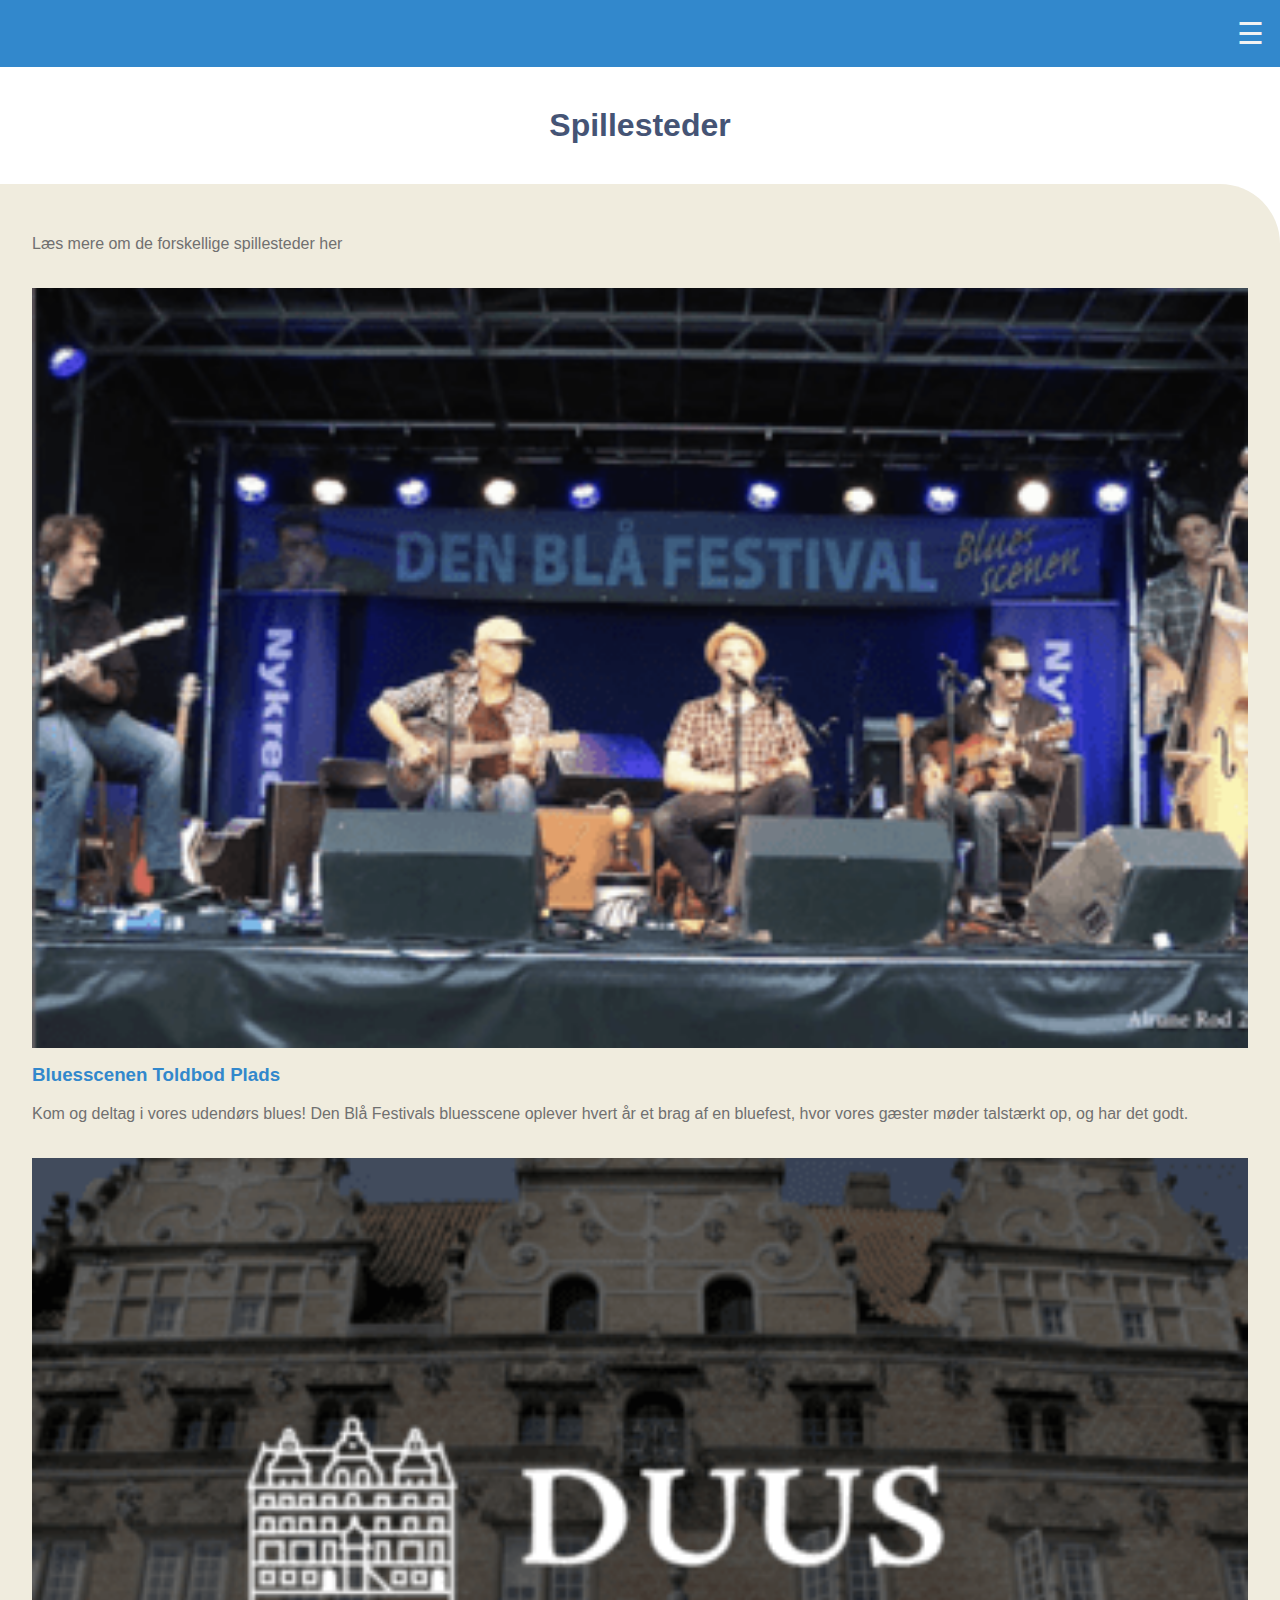
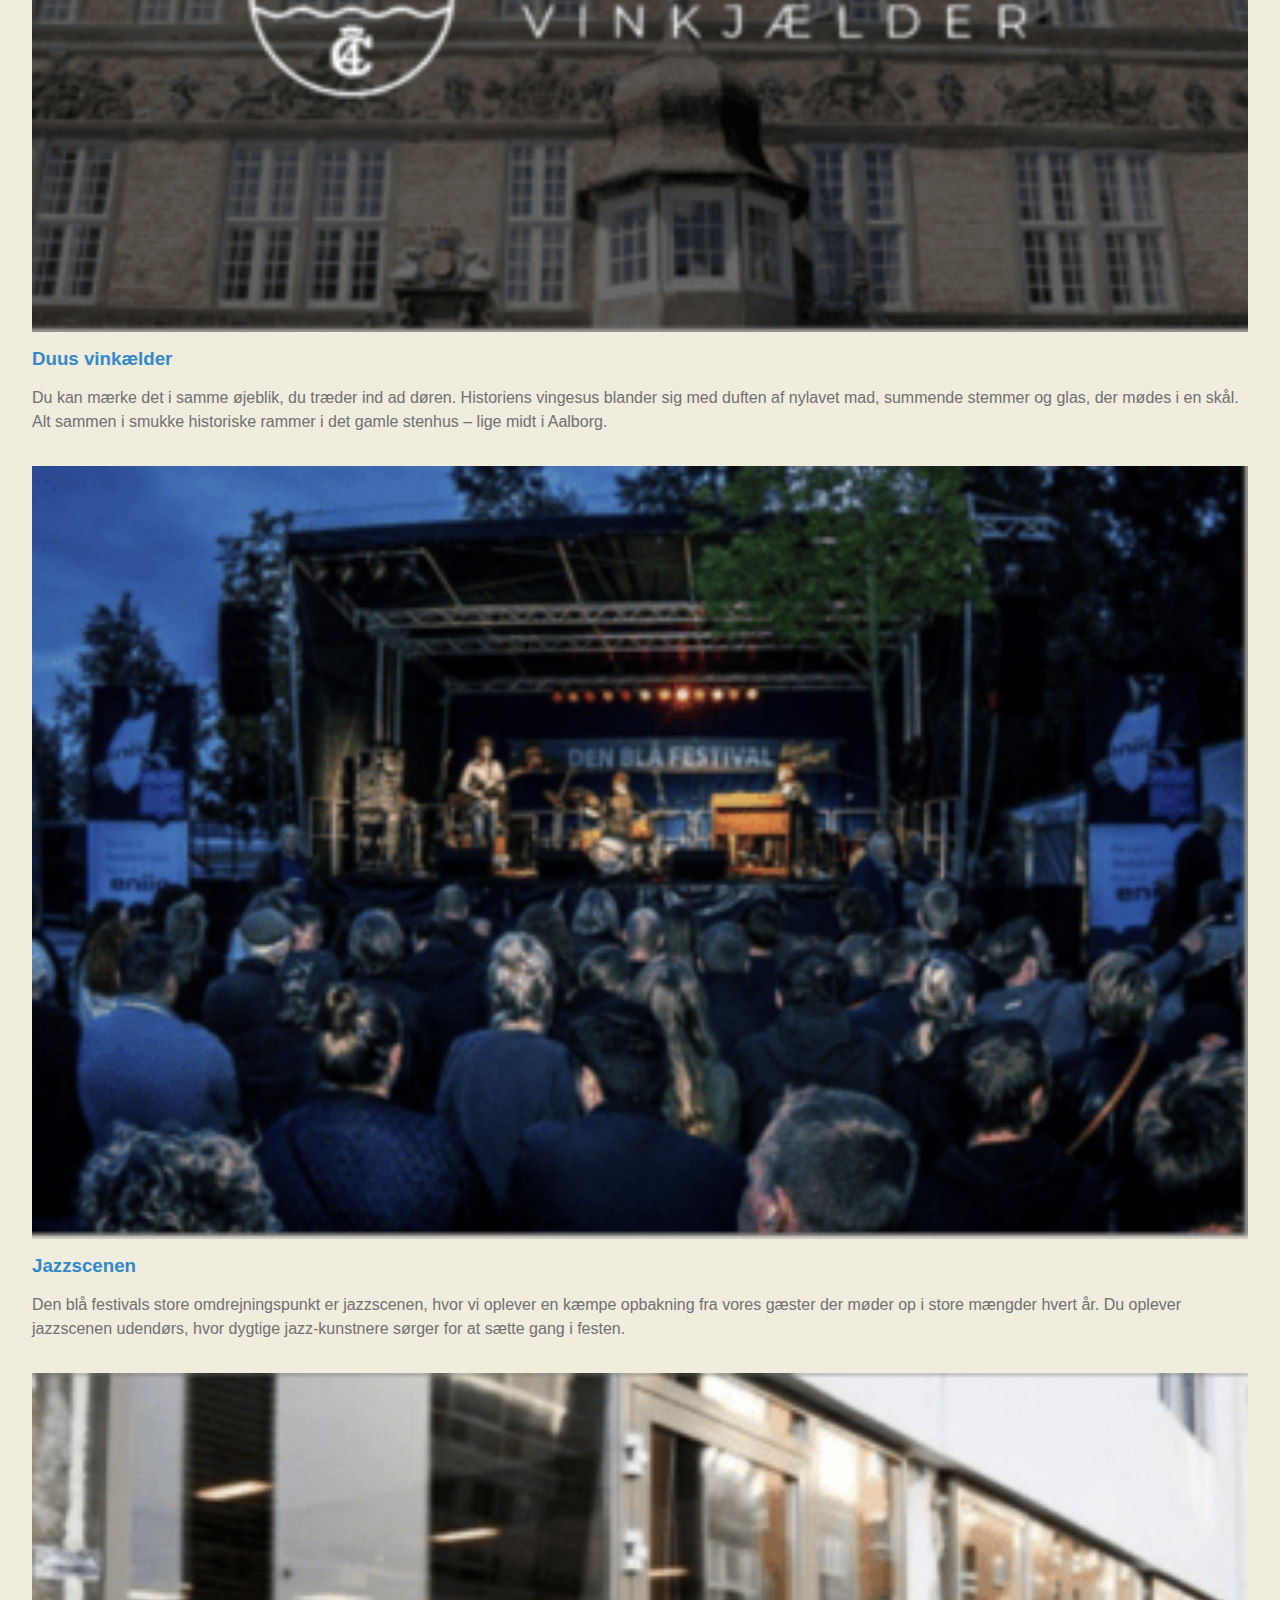
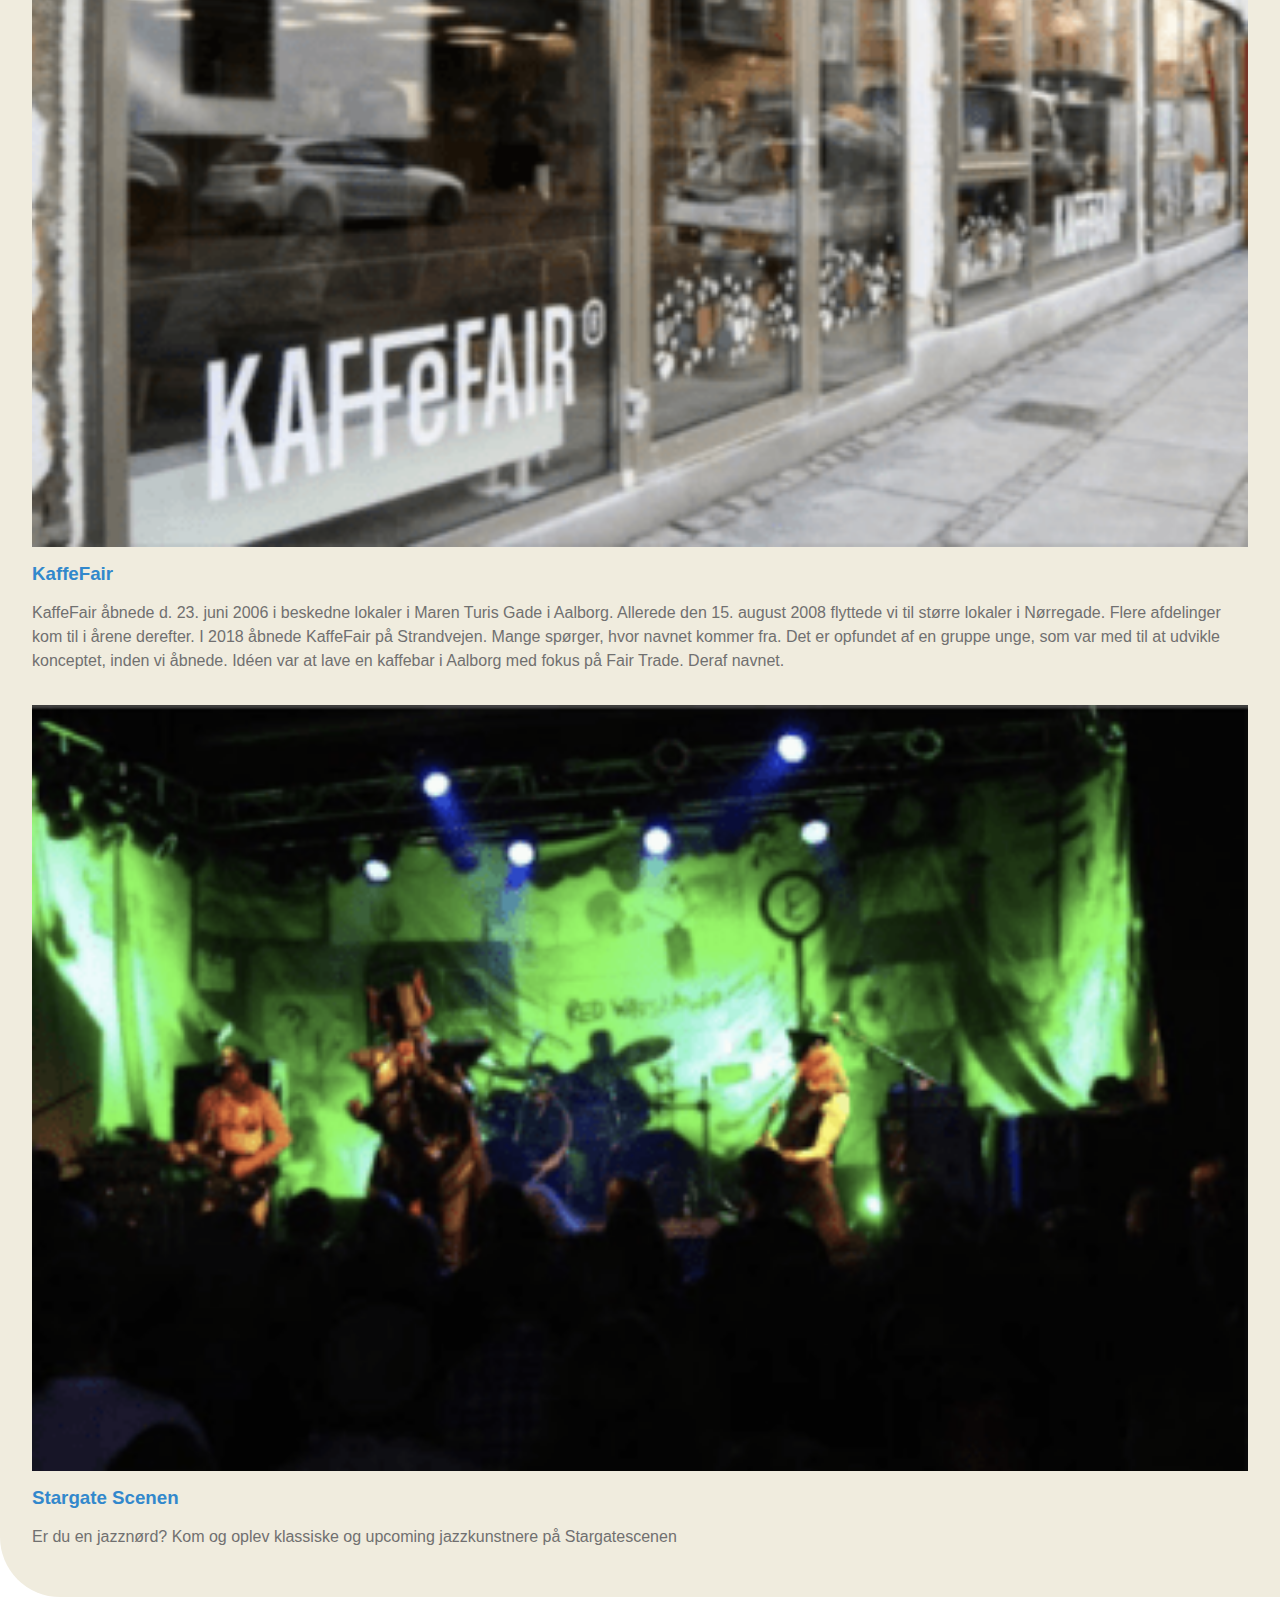
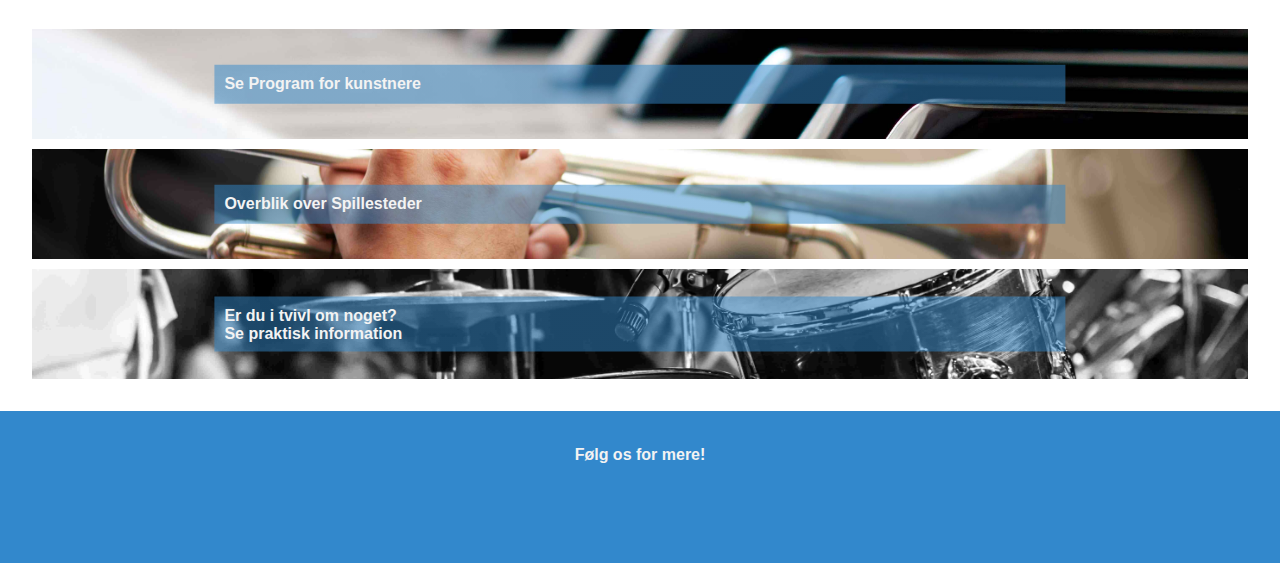
<file: spillesteder.html>
<!DOCTYPE html>
<html lang="da">
  <head>
    <meta charset="UTF-8" />
    <meta name="viewport" content="width=device-width, initial-scale=1.0" />
    <meta
      name="keywords"
      content="spillesteder, scener, KaffeFair, Duus vinkælder"
    />
    <meta name="description" content="Læs om vores spillesteder lige her" />
    <title>Den Blå Festoval | Spillesteder</title>
    <link rel="stylesheet" href="./assets/css/style.css" />
    <script src="./assets/js/app.js" defer></script>
    <link
      rel="stylesheet"
      href="https://cdnjs.cloudflare.com/ajax/libs/font-awesome/6.5.1/css/all.min.css"
      integrity="sha512-DTOQO9RWCH3ppGqcWaEA1BIZOC6xxalwEsw9c2QQeAIftl+Vegovlnee1c9QX4TctnWMn13TZye+giMm8e2LwA=="
      crossorigin="anonymous"
      referrerpolicy="no-referrer"
    />
  </head>

  <body>
    <header>
      <div class="navbar">
        <div class="homeIcon">
          <a href="./index.html"
            ><i class="fa-solid fa-house" style="color: #ffffff"></i
          ></a>
        </div>
        <div class="burgerMenu">
          <div id="myNav" class="overlay">
            <a href="javascript:void(0)" class="closebtn" onclick="closeNav()"
              >&times;</a
            >
            <div class="overlay-content">
              <div class="houseLogo">
                <i class="fa-solid fa-house" style="color: #ffffff"></i>
                <a href="index.html">Hjem</a>
              </div>
              <hr />
              <div class="houseLogo">
                <i class="fa-solid fa-guitar" style="color: #ffffff"></i>
                <a href="programTor.html">Program</a>
              </div>
              <hr />
              <div class="houseLogo">
                <i class="fa-solid fa-building" style="color: #ffffff"></i>
                <a href="spillesteder.html">Spillesteder</a>
              </div>
              <hr />
              <div class="houseLogo">
                <i class="fa-solid fa-newspaper" style="color: #ffffff"></i>
                <a href="nyheder.html">Nyheder</a>
              </div>
              <hr />
              <div class="houseLogo">
                <i class="fa-solid fa-circle-info" style="color: #ffffff"></i>
                <a href="praktiskInformation.html">Praktisk information</a>
              </div>
              <hr />
              <div class="houseLogo">
                <i class="fa-solid fa-address-book" style="color: #ffffff"></i>
                <a href="kontakt.html">Kontakt</a>
              </div>
              <hr />
              <div class="houseLogo">
                <i class="fa-solid fa-money-bill" style="color: #ffffff"></i>
                <a href="sponsorater.html">Sponsorater</a>
              </div>
              <hr />
            </div>
          </div>
          <div class="burgermenu">
            <span style="font-size: 30px" onclick="openNav()">&#9776;</span>
          </div>
        </div>
      </div>
    </header>

    <main>
      <h1>Spillesteder</h1>
      <div class="backgroundBeige" id="backgroundSpillesteder">
        <section class="spillestederSection">
          <article>
            <p>Læs mere om de forskellige spillesteder her</p>
            <div class="spillestederImgWrapper">
              <img
                src="./assets/img/spilleSteder/bluesscenenToldbod.png"
                alt="Bluesscenen Toldbod Plads scene"
              />
            </div>
            <h3>Bluesscenen Toldbod Plads</h3>
            <p>
              Kom og deltag i vores udendørs blues! Den Blå Festivals bluesscene
              oplever hvert år et brag af en bluefest, hvor vores gæster møder
              talstærkt op, og har det godt.
            </p>
          </article>
          <article>
            <div class="spillestederImgWrapper">
              <img
                src="./assets/img/spilleSteder/duusVinkælder.png"
                alt="Duus vinkælde"
              />
            </div>
            <h3>Duus vinkælder</h3>
            <p>
              Du kan mærke det i samme øjeblik, du træder ind ad døren.
              Historiens vingesus blander sig med duften af nylavet mad,
              summende stemmer og glas, der mødes i en skål. Alt sammen i smukke
              historiske rammer i det gamle stenhus – lige midt i Aalborg. 
            </p>
          </article>
          <article>
            <div class="spillestederImgWrapper">
              <img
                src="./assets/img/spilleSteder/jazzScenen.png"
                alt="Jazzscenen"
              />
            </div>
            <h3>Jazzscenen</h3>
            <p>
              Den blå festivals store omdrejningspunkt er jazzscenen, hvor vi
              oplever en kæmpe opbakning fra vores gæster der møder op i store
              mængder hvert år. Du oplever jazzscenen udendørs, hvor dygtige
              jazz-kunstnere sørger for at sætte gang i festen.
            </p>
          </article>
          <article>
            <div class="spillestederImgWrapper">
              <img
                src="./assets/img/spilleSteder/kaffeFair.png"
                alt="KaffeFair"
              />
            </div>
            <h3>KaffeFair</h3>
            <p>
              KaffeFair åbnede d. 23. juni 2006 i beskedne lokaler i Maren Turis
              Gade i Aalborg. Allerede den 15. august 2008 flyttede vi til
              større lokaler i Nørregade. Flere afdelinger kom til i årene
              derefter. I 2018 åbnede KaffeFair på Strandvejen. Mange spørger,
              hvor navnet kommer fra. Det er opfundet af en gruppe unge, som var
              med til at udvikle konceptet, inden vi åbnede. Idéen var at lave
              en kaffebar i Aalborg med fokus på Fair Trade. Deraf navnet.  
            </p>
          </article>
          <article>
            <div class="spillestederImgWrapper">
              <img
                src="./assets/img/spilleSteder/stargateScenen.png"
                alt="Stargate Scenen"
              />
            </div>
            <h3>Stargate Scenen</h3>
            <p>
              Er du en jazznørd? Kom og oplev klassiske og upcoming
              jazzkunstnere på Stargatescenen
            </p>
          </article>
        </section>
      </div>

      <!-- Cta entry points -->
      <div class="entryPointsWrapper">
        <section class="ctaCards">
          <div class="ctaProgram">
            <a href="programTor.html" class="buttonPratisk"
              >Se Program for kunstnere</a
            >
          </div>
        </section>
        <section class="ctaCards1">
          <div class="ctaSpillesteder">
            <a href="spillesteder.html" class="buttonPratisk"
              >Overblik over Spillesteder</a
            >
          </div>
        </section>
        <section class="ctaCards3" hidden>
          <div class="ctaNyheder">
            <a href="./nyheder.html" class="buttonPratisk"
              >Læs de seneste nyheder</a
            >
          </div>
        </section>
        <section class="ctaCards4">
          <div class="ctaPraktisk">
            <a href="praktiskInformation.html" class="buttonPratisk"
              >Er du i tvivl om noget? <br />
              Se praktisk information</a
            >
          </div>
        </section>
      </div>
      <!-- Cta entry points -->
    </main>
    <footer>
      <div class="soMe">
        <p>Følg os for mere!</p>
        <div class="footerIcons">
          <i class="fa-brands fa-facebook" style="color: #ffffff"></i>
          <i class="fa-brands fa-instagram" style="color: #ffffff"></i>
          <i class="fa-brands fa-youtube" style="color: #ffffff"></i>
        </div>
      </div>
    </footer>
  </body>
</html>
</file>
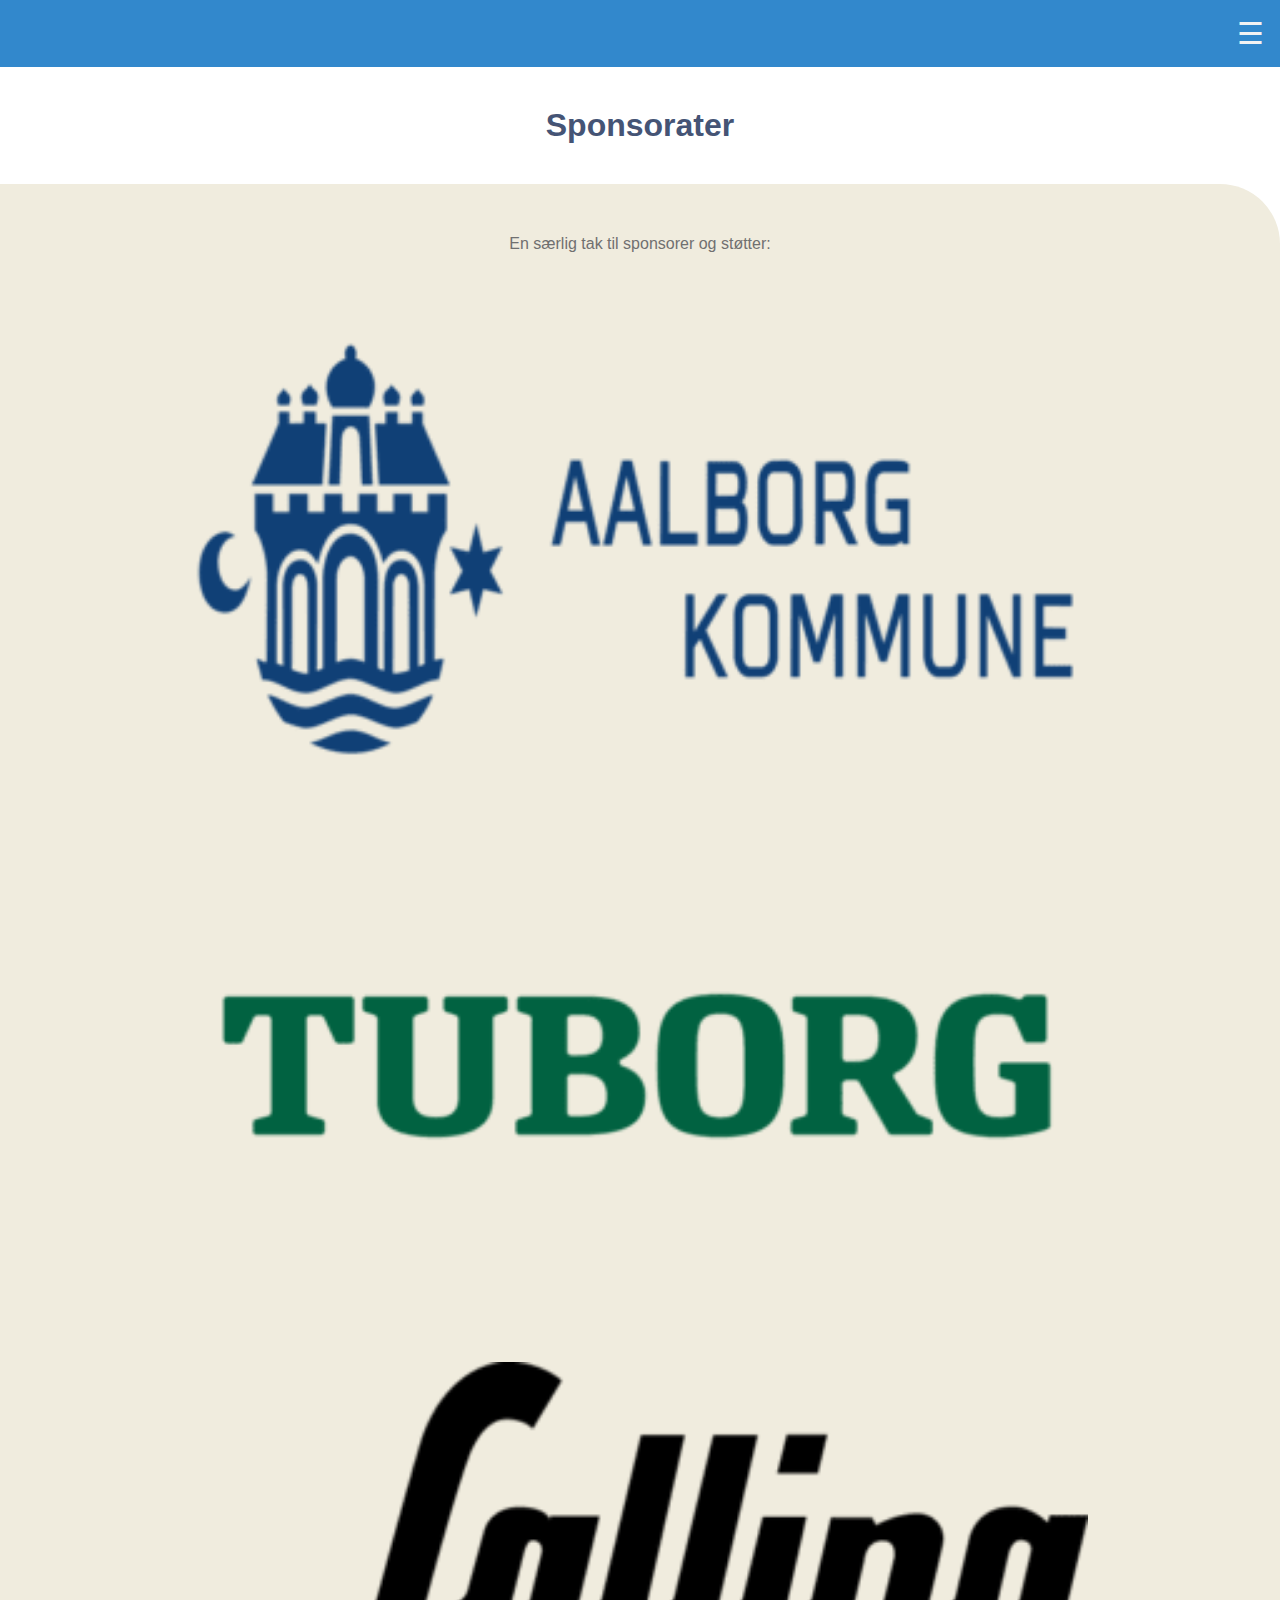
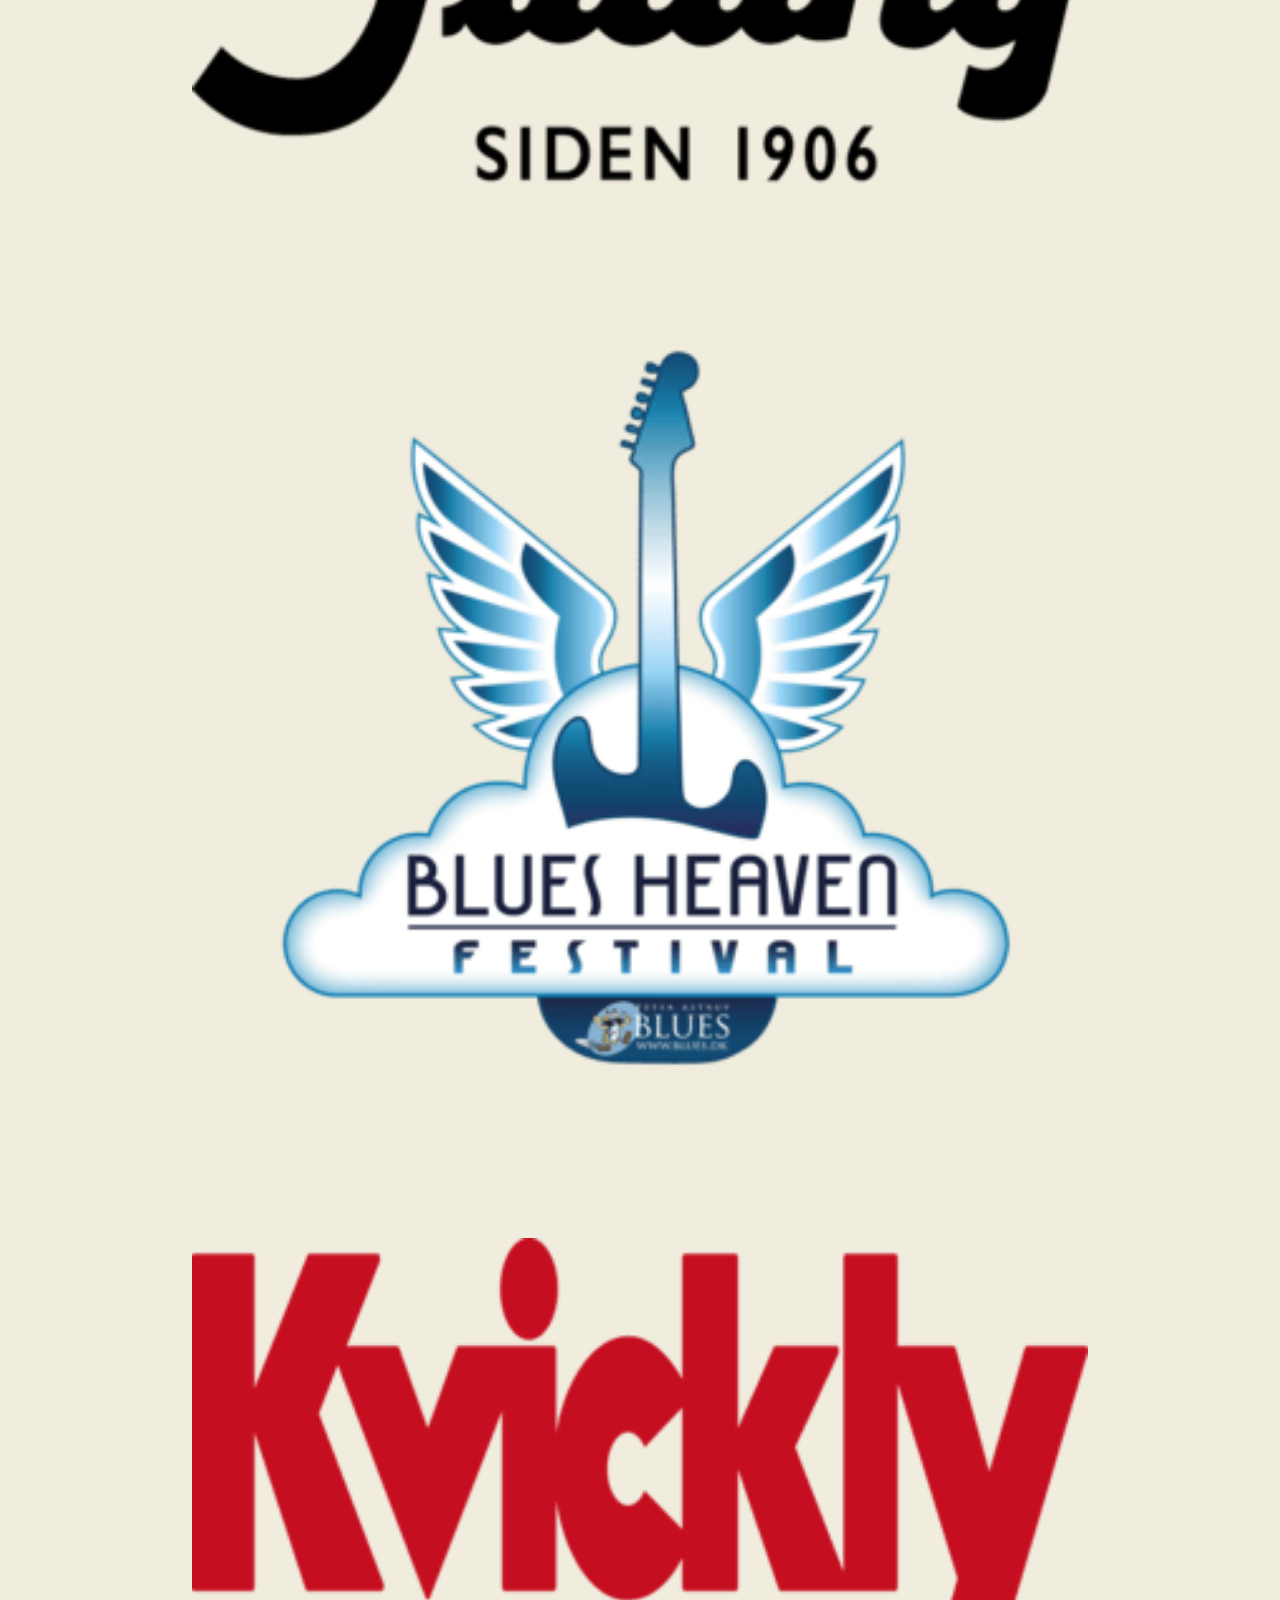
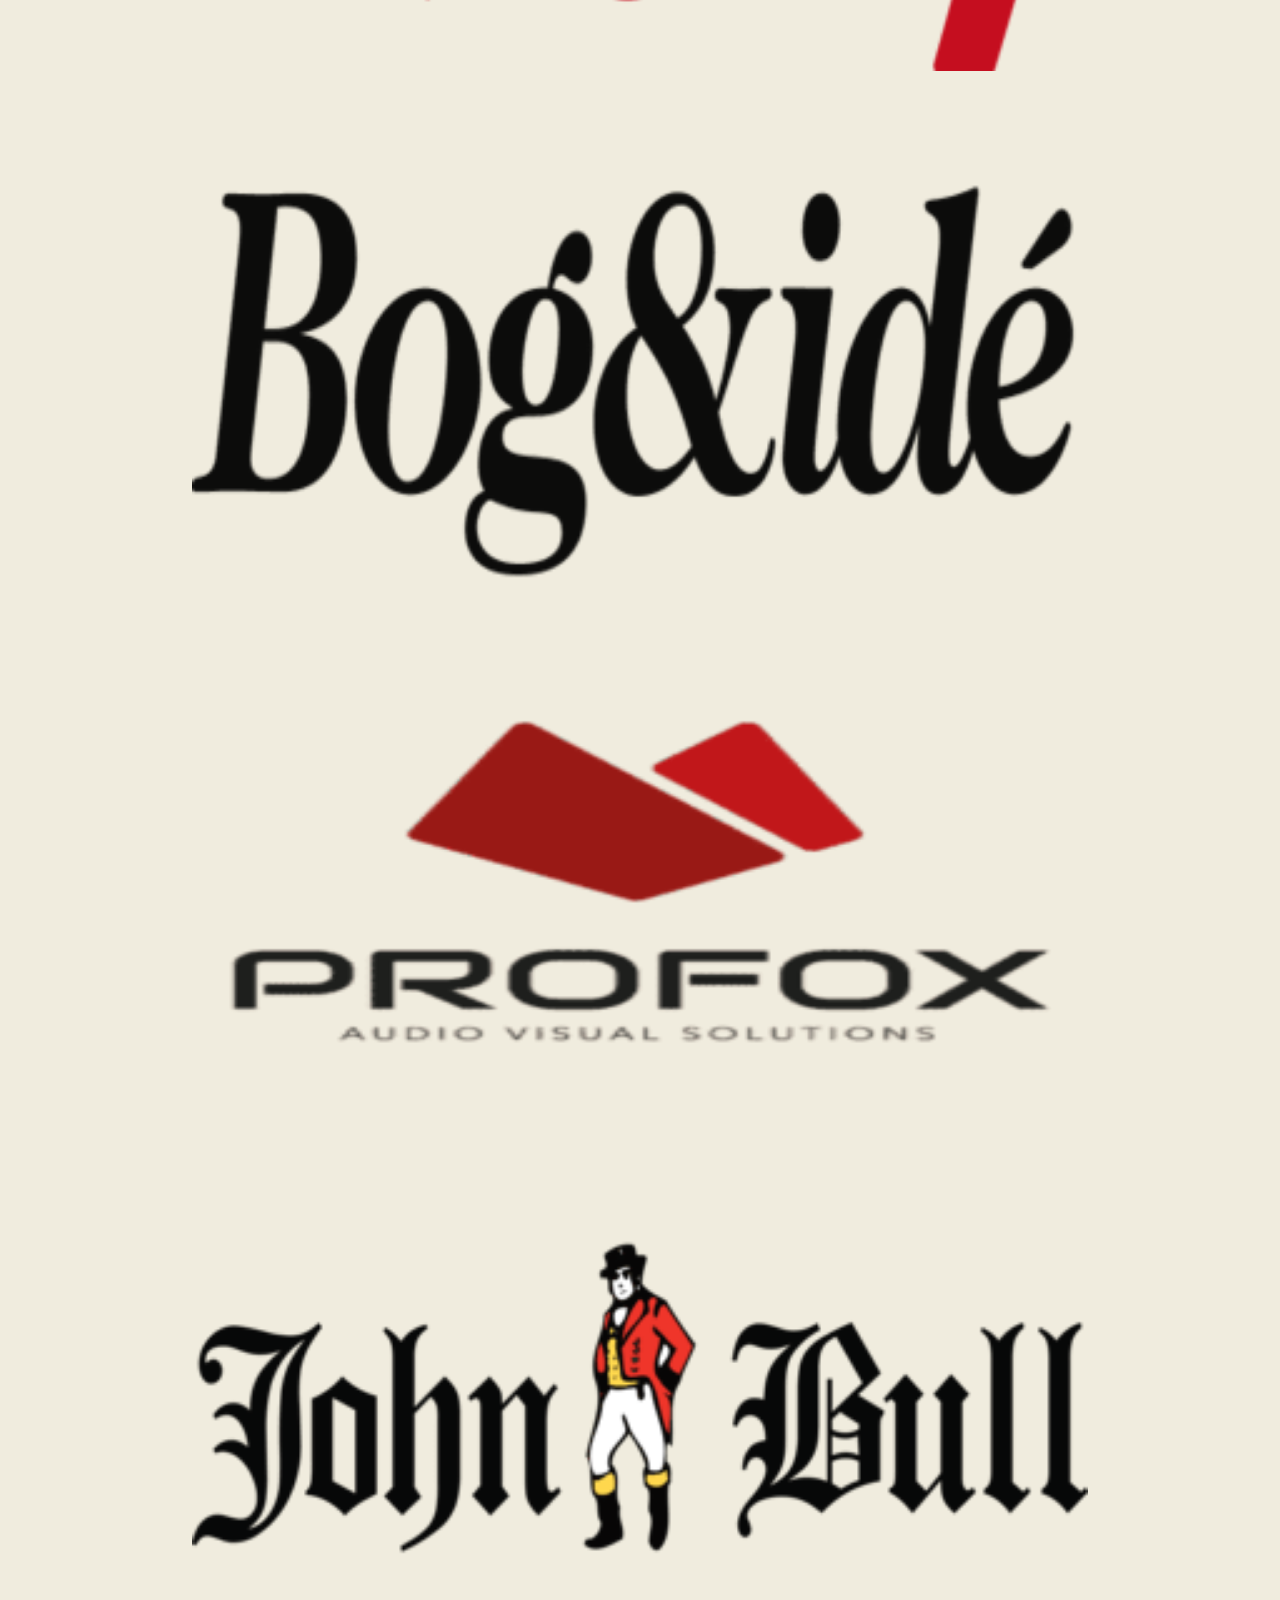
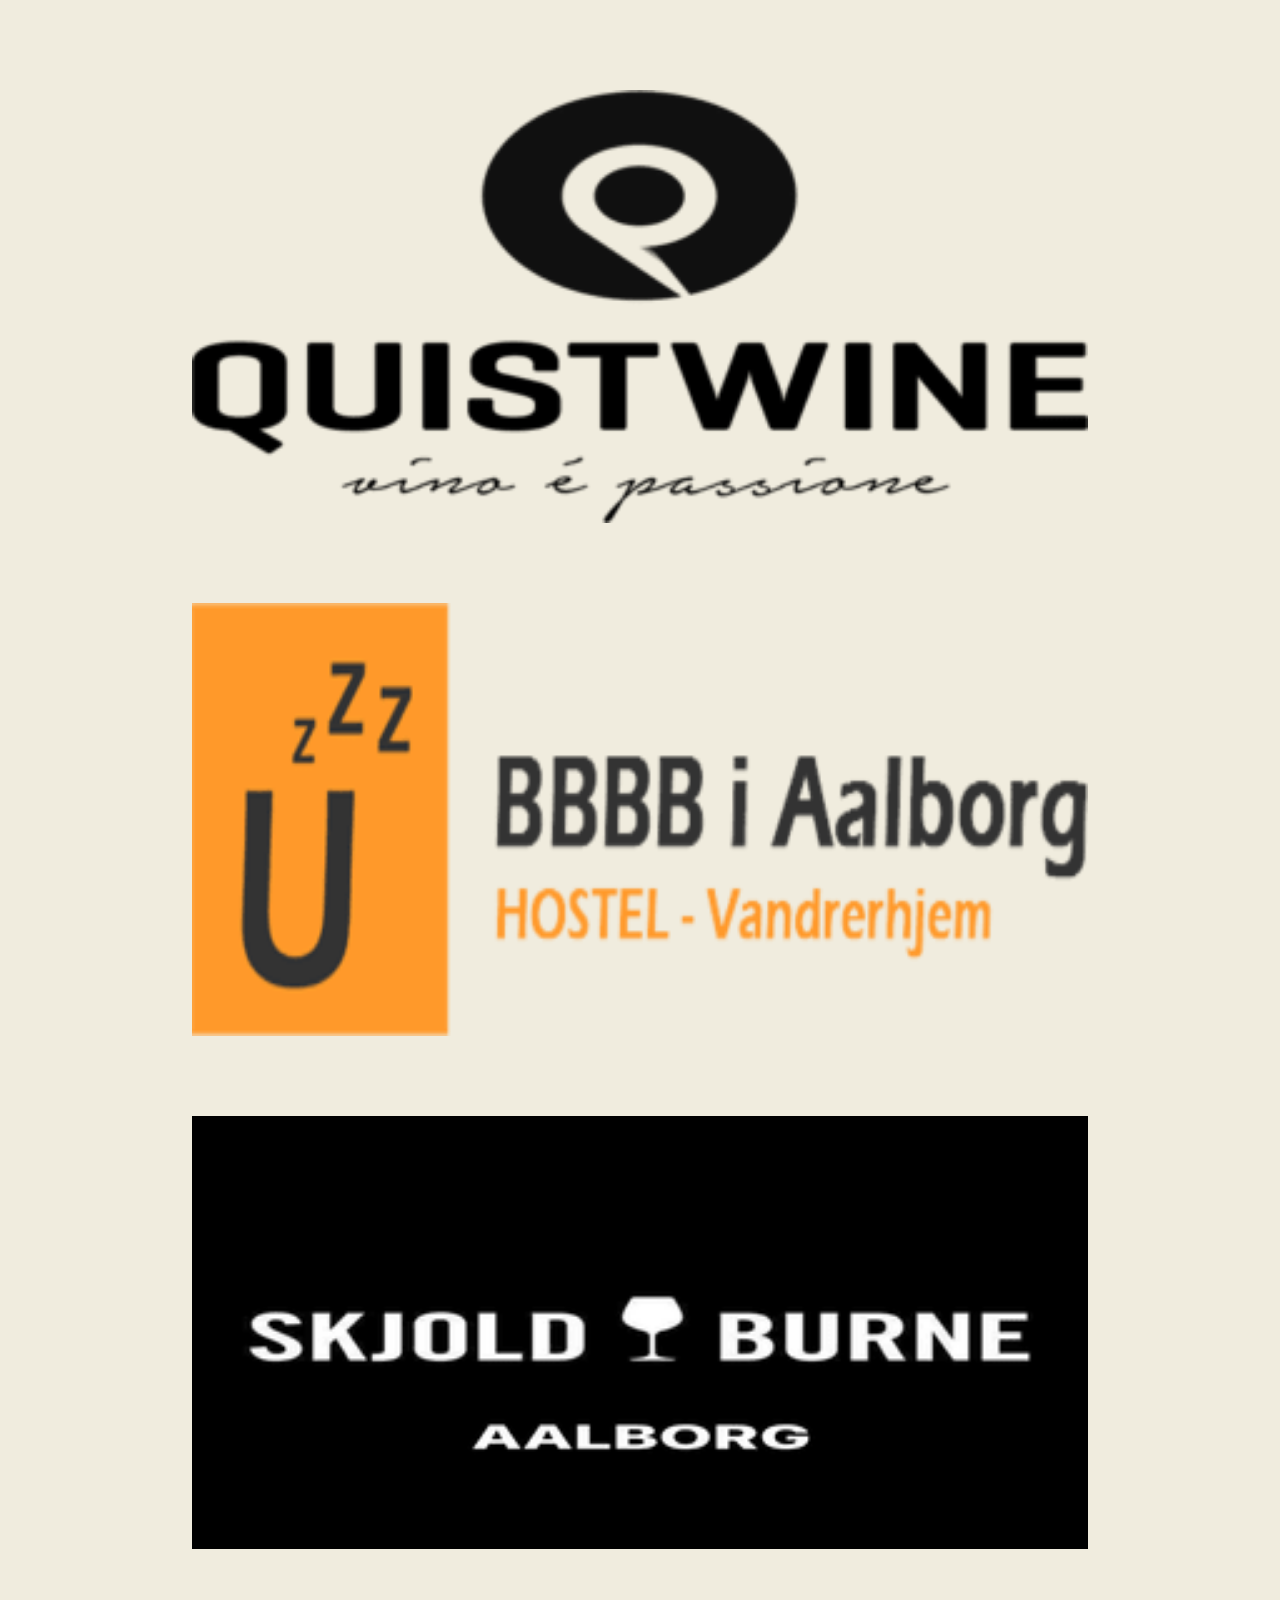
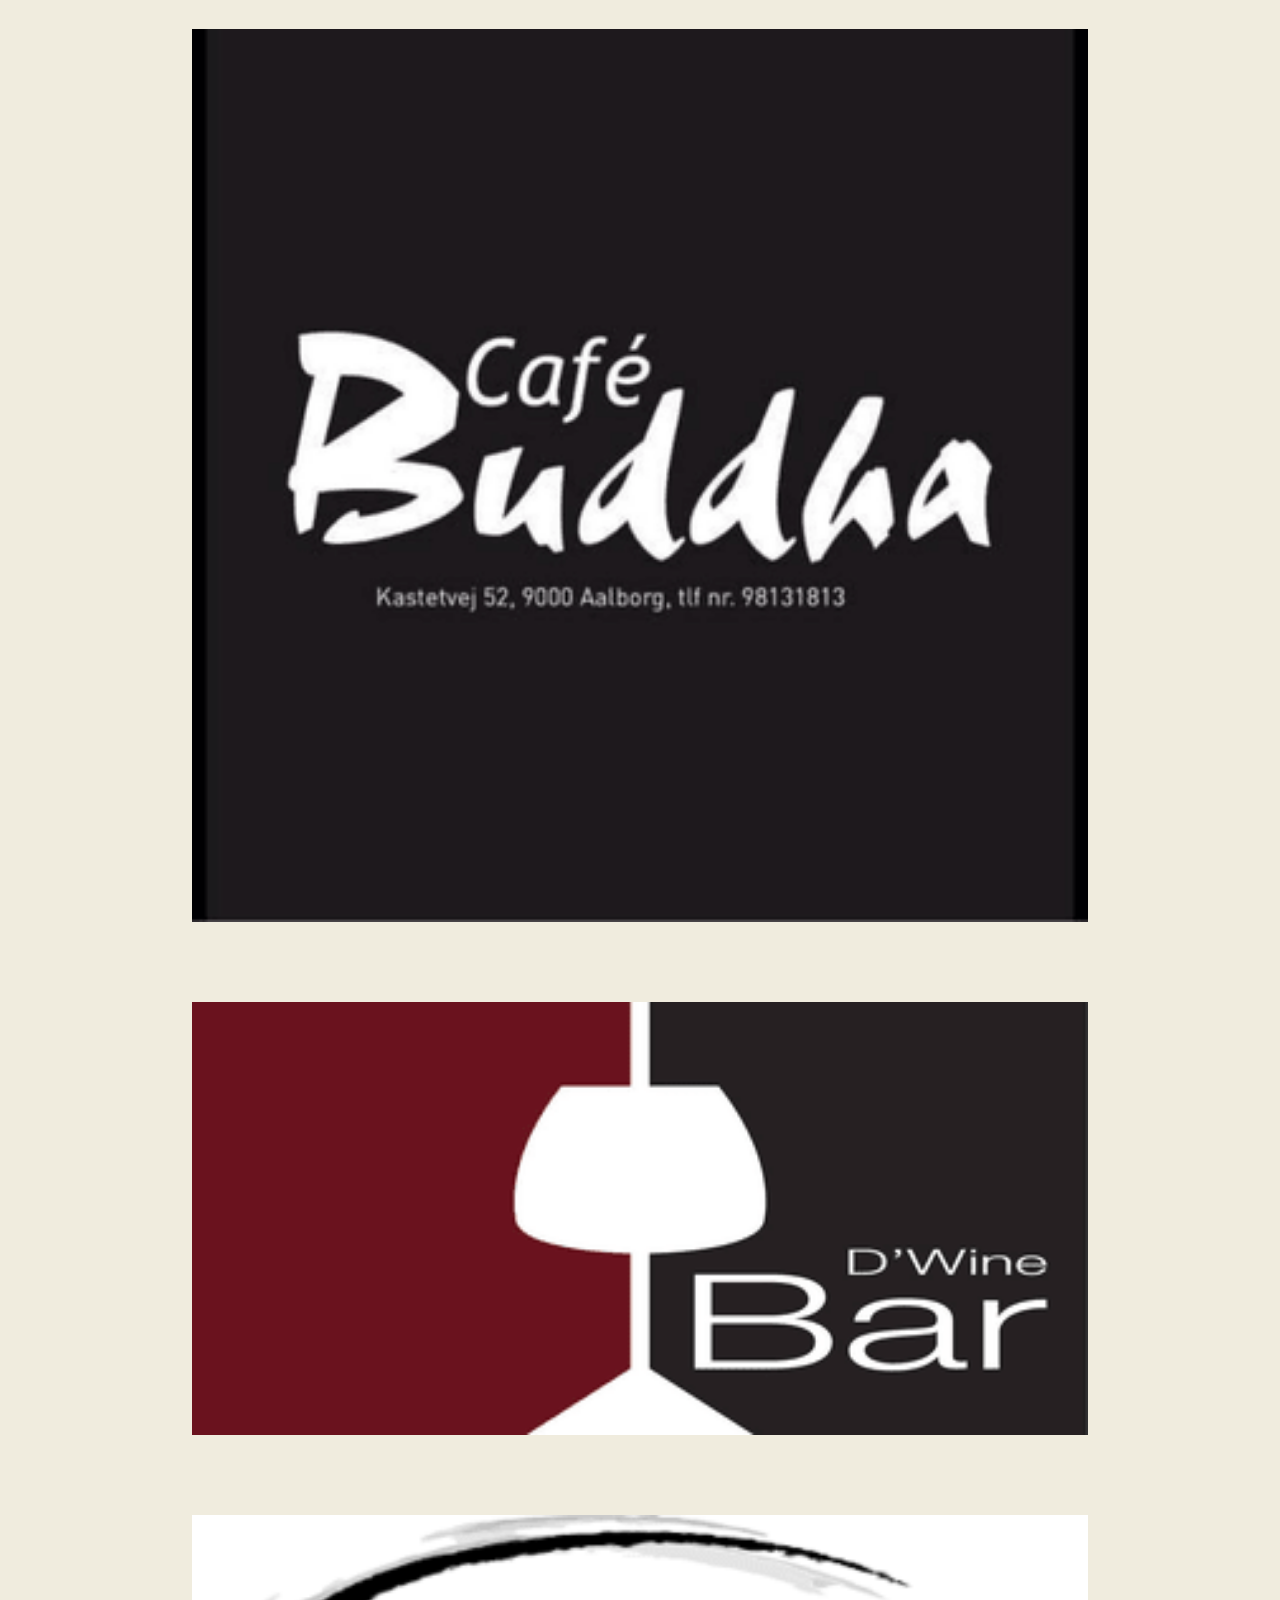
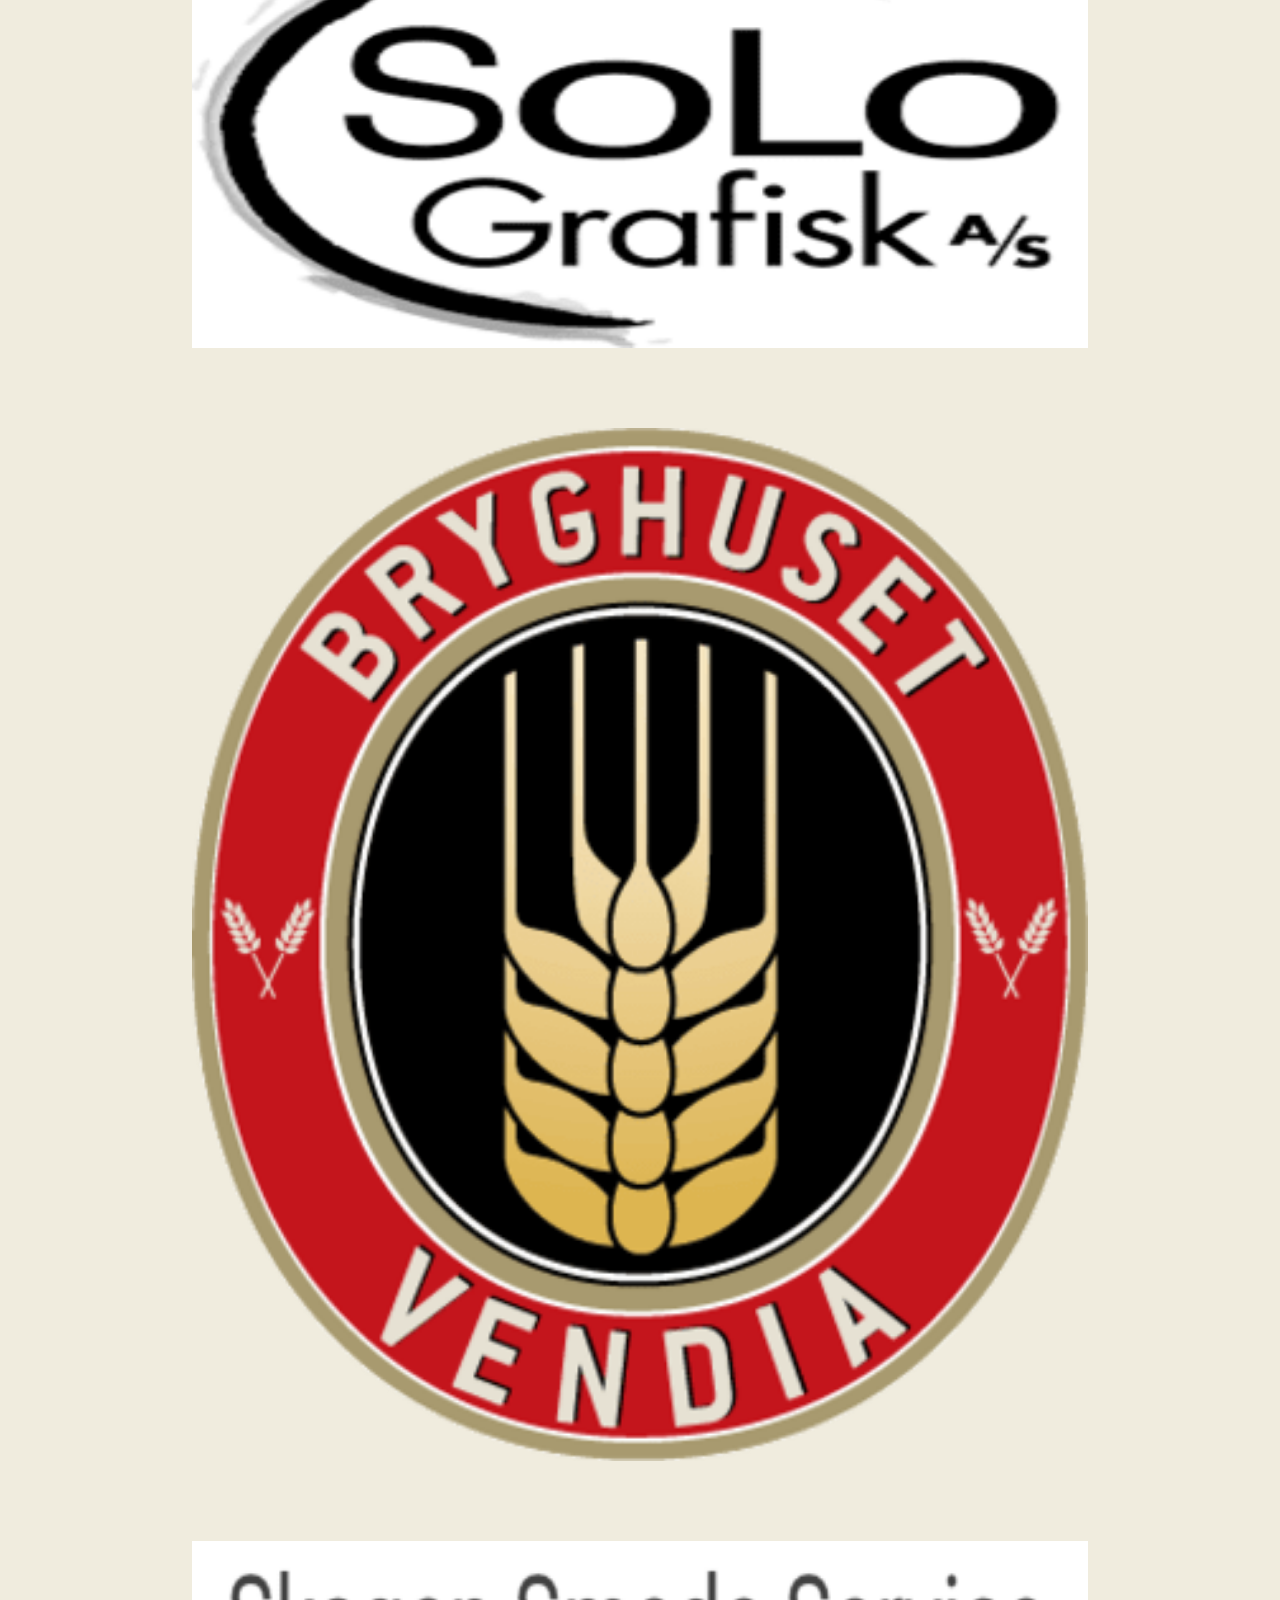
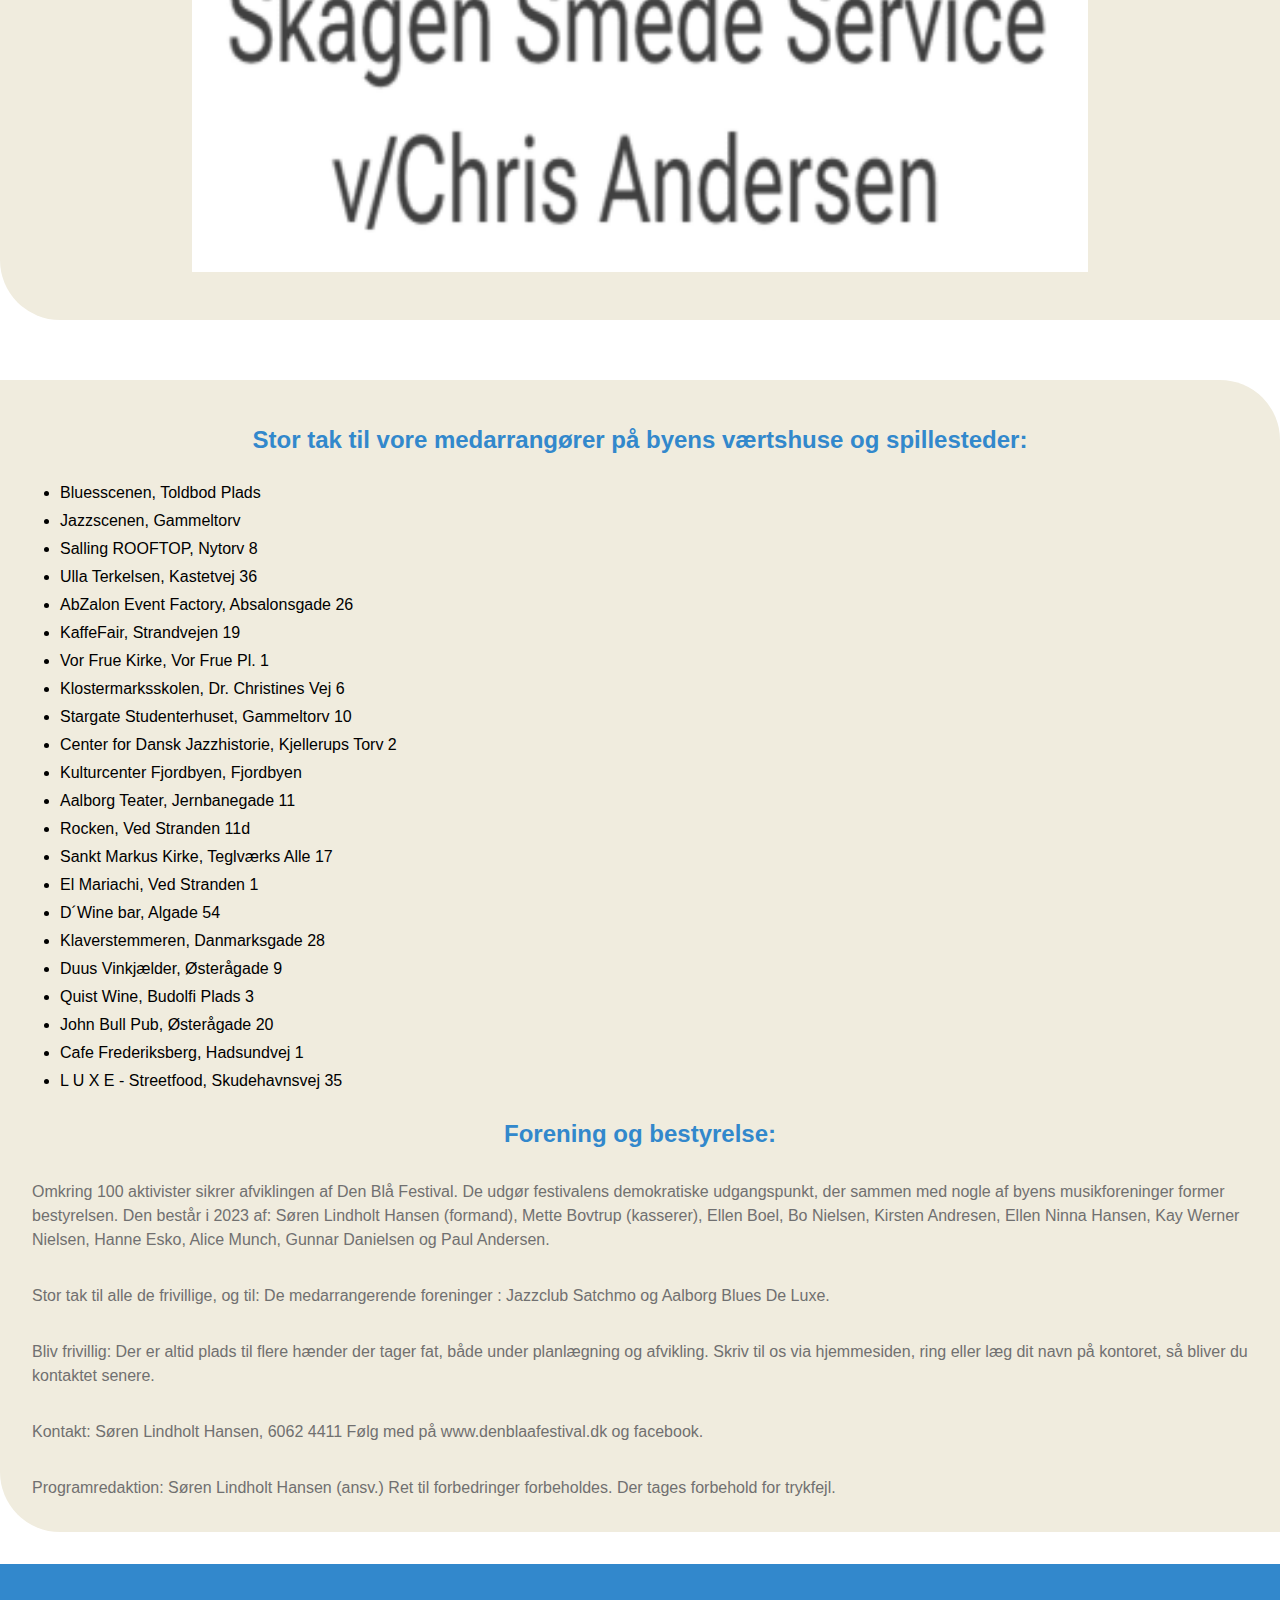
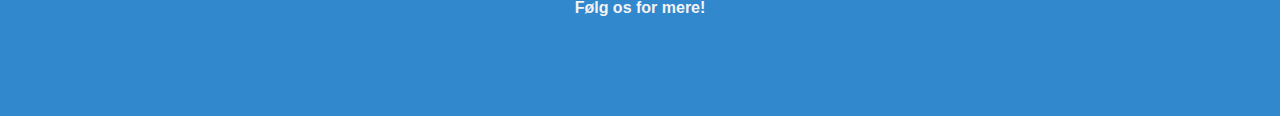
<file: sponsorater.html>
<!DOCTYPE html>
<html lang="da">
  <head>
    <meta charset="UTF-8" />
    <meta name="viewport" content="width=device-width, initial-scale=1.0" />
    <meta name="keywords" content="sponsorater, firmaer, støtte">
    <meta name="description" content="Læs her alle vores sposorater, som gør Den Blå Festival mulig">
    <title>Den Blå Festoval | Sponsorater</title>
    <link rel="stylesheet" href="./assets/css/style.css" />
    <script src="./assets/js/app.js" defer></script>
    <link
      rel="stylesheet"
      href="https://cdnjs.cloudflare.com/ajax/libs/font-awesome/6.5.1/css/all.min.css"
      integrity="sha512-DTOQO9RWCH3ppGqcWaEA1BIZOC6xxalwEsw9c2QQeAIftl+Vegovlnee1c9QX4TctnWMn13TZye+giMm8e2LwA=="
      crossorigin="anonymous"
      referrerpolicy="no-referrer"
    />
  </head>
  <body>
    <header>
      <div class="navbar">
        <div class="homeIcon">
          <a href="./index.html"
            ><i class="fa-solid fa-house" style="color: #ffffff"></i
          ></a>
        </div>
        <div class="burgerMenu">
          <div id="myNav" class="overlay">
            <a href="javascript:void(0)" class="closebtn" onclick="closeNav()"
              >&times;</a
            >
            <div class="overlay-content">
              <div class="houseLogo">
                <i class="fa-solid fa-house" style="color: #ffffff"></i>
                <a href="index.html">Hjem</a>
              </div>
              <hr />
              <div class="houseLogo">
                <i class="fa-solid fa-guitar" style="color: #ffffff"></i>
                <a href="programTor.html">Program</a>
              </div>
              <hr />
              <div class="houseLogo">
                <i class="fa-solid fa-building" style="color: #ffffff"></i>
                <a href="spillesteder.html">Spillesteder</a>
              </div>
              <hr />
              <div class="houseLogo">
                <i class="fa-solid fa-newspaper" style="color: #ffffff"></i>
                <a href="nyheder.html">Nyheder</a>
              </div>
              <hr />
              <div class="houseLogo">
                <i class="fa-solid fa-circle-info" style="color: #ffffff"></i>
                <a href="praktiskInformation.html">Praktisk information</a>
              </div>
              <hr />
              <div class="houseLogo">
                <i class="fa-solid fa-address-book" style="color: #ffffff"></i>
                <a href="kontakt.html">Kontakt</a>
              </div>
              <hr />
              <div class="houseLogo">
                <i class="fa-solid fa-money-bill" style="color: #ffffff"></i>
                <a href="sponsorater.html">Sponsorater</a>
              </div>
              <hr />
            </div>
          </div>
          <div class="burgermenu">
            <span style="font-size: 30px" onclick="openNav()">&#9776;</span>
          </div>
        </div>
      </div>
    </header>

    <main>
        <div class="sponsoratH1">
        <h1>Sponsorater</h1>
        </div>
        <section class="backgroundBeigeSponsor">
        <p>En særlig tak til sponsorer og støtter:</p>
        <img src="./assets/img/sponsorlogoer/aalborgKommuneLogo.png" alt="Aalborg Kommune logo" />
        <img src="./assets/img/sponsorlogoer/tuborgLogo.png" alt="Tuborg logo" />
        <img src="./assets/img/sponsorlogoer/sallingLogo.png" alt="Salling logo" />
        <img src="./assets/img/sponsorlogoer/bluesHeavenLogo.png" alt="Blues Heaven logo" />
        <img src="./assets/img/sponsorlogoer/kvicklyLogo.png" alt="Kvickly logo" />
        <img src="./assets/img/sponsorlogoer/bogOgIdeLogo.png" alt="Bog & Ide logo" />
        <img src="./assets/img/sponsorlogoer/profoxLogo.png" alt="Profox logo" />
        <img src="./assets/img/sponsorlogoer/johnBullLogo.png" alt="John Bull logo" />
        <img src="./assets/img/sponsorlogoer/quistwineLogo.png" alt="QuistWine logo" />
        <img src="./assets/img/sponsorlogoer/u3zLogo.png" alt="BBBB i Aalborg logo" />
        <img src="./assets/img/sponsorlogoer/skjoldBurneLogo.png" alt="Skjold Burnel logo" />
        <img src="./assets/img/sponsorlogoer/cafeBuddhaLogo.png" alt="Cafe Buddha logo" />
        <img src="./assets/img/sponsorlogoer/dwineBarLogo.png" alt="D'wine Bar logo" />
        <img src="./assets/img/sponsorlogoer/soloGrafiskLogo.png" alt="Solo Grafisk logo" />
        <img src="./assets/img/sponsorlogoer/bryghusetVendiaLogo.png" alt="Bryghuset Vendia logo" />
        <img src="./assets/img/sponsorlogoer/chrisAndersen.png" alt="Chris Andersen" />
        </section>
        <div>

        <section class="backgroundBeige">
          <article>
            <h2>
              Stor tak til vore medarrangører på byens værtshuse og spillesteder:
            </h2>
            <ul>
              <li>Bluesscenen, Toldbod Plads</li>
              <li>Jazzscenen, Gammeltorv</li>
              <li>Salling ROOFTOP, Nytorv 8</li>
              <li>Ulla Terkelsen, Kastetvej 36</li>
              <li>AbZalon Event Factory, Absalonsgade 26</li>
              <li>KaffeFair, Strandvejen 19</li>
              <li>Vor Frue Kirke, Vor Frue Pl. 1</li>
              <li>Klostermarksskolen, Dr. Christines Vej 6</li>
              <li>Stargate Studenterhuset, Gammeltorv 10</li>
              <li>Center for Dansk Jazzhistorie, Kjellerups Torv 2</li>
              <li>Kulturcenter Fjordbyen, Fjordbyen</li>
              <li>Aalborg Teater, Jernbanegade 11</li>
              <li>Rocken, Ved Stranden 11d</li>
              <li>Sankt Markus Kirke, Teglværks Alle 17</li>
              <li>El Mariachi, Ved Stranden 1</li>
              <li>D´Wine bar, Algade 54</li>
              <li>Klaverstemmeren, Danmarksgade 28</li>
              <li>Duus Vinkjælder, Østerågade 9</li>
              <li>Quist Wine, Budolfi Plads 3</li>
              <li>John Bull Pub, Østerågade 20</li>
              <li>Cafe Frederiksberg, Hadsundvej 1</li>
              <li>L U X E - Streetfood, Skudehavnsvej 35</li>
            </ul>
          </article>
          <article id="backgroundSponsorMargin">
            <h2>Forening og bestyrelse:</h2>
            <p>
              Omkring 100 aktivister sikrer afviklingen af Den Blå Festival. De
              udgør festivalens demokratiske udgangspunkt, der sammen med nogle af
              byens musikforeninger former bestyrelsen. Den består i 2023 af:
              Søren Lindholt Hansen (formand), Mette Bovtrup (kasserer), Ellen
              Boel, Bo Nielsen, Kirsten Andresen, Ellen Ninna Hansen, Kay Werner
              Nielsen, Hanne Esko, Alice Munch, Gunnar Danielsen og Paul Andersen.
            </p>
            <p>
              Stor tak til alle de frivillige, og til: De medarrangerende
              foreninger : Jazzclub Satchmo og Aalborg Blues De Luxe.
            </p>
            <p>
              Bliv frivillig: Der er altid plads til flere hænder der tager fat,
              både under planlægning og afvikling. Skriv til os via hjemmesiden,
              ring eller læg dit navn på kontoret, så bliver du kontaktet senere.
            </p>
            <p>Kontakt:
              Søren Lindholt Hansen, 6062 4411 Følg med på www.denblaafestival.dk
              og facebook.
            </p>
            <p id="programRedaktion">
              Programredaktion: Søren Lindholt Hansen (ansv.) Ret til forbedringer
              forbeholdes. Der tages forbehold for trykfejl.
            </p>
          </article>
        </section>
      </main>
      <footer>
        <div class="soMe">
          <p>Følg os for mere!</p>
          <div class="footerIcons">
            <i class="fa-brands fa-facebook" style="color: #ffffff"></i>
            <i class="fa-brands fa-instagram" style="color: #ffffff"></i>
            <i class="fa-brands fa-youtube" style="color: #ffffff"></i>
          </div>
        </div>
      </footer>
    </body>
    </html>
</file>
<file: assets/css/style.css>
*,
*::before,
*::after {
  box-sizing: border-box;
  margin: 0;
}

body {
  font-family: Arial, Helvetica, sans-serif;
}

p {
  margin: 2rem;
}

/* Variables */

:root {
  --lightBlue: #3288cc;
  --orange: #e26c1b;
  --white: #f3f3f3;
  --beige: #f0ecde;
  --grey: #707070;
  --darkBlue: #455475;

  --mellemSection: 2.5rem;
  --mellemElementer: 1.25rem;
}

/* Generel styling */

/* Baggrund */
.backgroundBeige {
  background: var(--beige);
  border-radius: 0px 60px 0px 60px;
  padding-top: 1rem;
}

.backgroundBeigeReverse {
  background: var(--beige);
  border-radius: 60px 0px 60px 0px;
  padding-top: 1rem;
}

h1 {
  font-size: 2rem;
  display: flex;
  justify-content: center;
  align-items: center;
  color: var(--darkBlue);
}

h2 {
  font-size: 1.5rem;
  color: var(--lightBlue);
}

p {
  font-size: 1rem;
  color: var(--grey);
  line-height: 1.5rem;
}

/* header start */
.navbar {
  background-color: var(--lightBlue);
  display: flex;
  justify-content: space-between;
  align-items: center;
  padding: 1rem;
}

/* header slut */

/* footer start */
.soMe {
  background-color: var(--lightBlue);
  display: flex;
  justify-content: center;
  flex-direction: column;
  align-items: center;
  width: 100%;
}

.soMe p {
  color: var(--white);
  font-weight: bold;
}

.footerIcons {
  font-size: 30px;
  margin-bottom: 3rem;
  margin-top: 1rem;
  width: 60%;
  display: flex;
  justify-content: space-around;
}
/* footer slut */

/* index start */

/*burgermenu  */
.overlay {
  height: 0%;
  width: 100%;
  position: fixed;
  z-index: 1;
  top: 0;
  left: 0;
  background-color: #3288cc;
  overflow-y: hidden;
  transition: 0.5s;
}

.overlay-content {
  position: relative;
  top: 25%;
  width: 100%;
  text-align: center;
  margin-top: 30px;
}

.overlay a {
  padding: 8px;
  text-decoration: none;
  font-size: 20px;
  color: white;
  display: block;
  transition: 0.3s;
}

.overlay a:hover,
.overlay a:focus {
  color: #f1f1f1;
}

.homeIcon {
  font-size: 1.2rem;
}

/* program start */
/* torsdag start */
.backgroundBeigeProgram {
  background: var(--beige);
  border-radius: 0px 60px 0px 0;
  padding-top: 1rem;
}

.torsdagNav {
  display: flex;
  justify-content: center;
  align-items: center;
  gap: 3rem;
  margin-bottom: 2rem;
}

.overlay .closebtn {
  position: absolute;
  top: 0px;
  right: 5px;
  font-size: 3rem;
}
.burgermenu {
  display: flex;
  flex-direction: row-reverse;
  color: var(--white);
}
.houseLogo {
  display: flex;
  justify-content: center;
  align-items: baseline;
  justify-content: flex-start;
  margin-left: 2rem;
}
.arrowRight {
  text-align: end;
}

.heroBillede h1 {
  background-image: url(../img/entryPoints/hero.jpg);
  height: 30vh;
  margin-top: 0px;
  color: var(--white);
  background-repeat: no-repeat;
  background-size: cover;
}

.sponsorBilledeForside {
  display: flex;
  justify-content: space-around;
  gap: 2rem;
  margin-bottom: 1rem;
}
.sponsorerForside img {
  height: 100%;
  width: 5rem;
  color: var(--white);
  margin-bottom: 20px;
}

.forsideWrapper a {
  color: white;
}

.forsidenyheder img {
  height: 303px;
  width: 378px;
}
.forsideWrapper {
  background-color: var(--lightBlue);
  display: flex;
  flex-direction: column;
  align-items: center;
  margin-bottom: 30px;
  height: 13rem;
}
.sponsorerForside h2 {
  color: var(--white);
}

.mySlides {
  display: none;
}

.mySlides p {
  color: var(--lightBlue);
}
img {
  vertical-align: middle;
}

/* Slideshow container */
.slideshow-container {
  max-width: 1000px;
  position: relative;
  margin: auto;
}

/* Caption text */
.text {
  color: #f2f2f2;
  font-size: 11px;
  padding: 8px 12px;
  position: absolute;
  bottom: 8px;
  width: 100%;
  text-align: center;
}

/* Number text (1/3) */
.numbertext {
  color: #f2f2f2;
  font-size: 12px;
  padding: 8px 12px;
  position: absolute;
  top: 0;
}

/* The dots/bullets/indicators */
.dot {
  height: 15px;
  width: 15px;
  margin: 0 2px;
  background-color: var(--lightBlue);
  border-radius: 50%;
  display: inline-block;
  transition: background-color 0.6s ease;
}

.active {
  background-color: #717171;
}

/* Fading animation */
.fade {
  animation-name: fade;
  animation-duration: 5s;
}

@keyframes fade {
  from {
    opacity: 0.4;
  }
  to {
    opacity: 1;
  }
}

/* index slut */

/* program start */

/* Popup vindue program */
.kunstnerIndhold {
  display: flex;
  flex-wrap: wrap;
}
.kunstnerIndhold img {
  height: 200px;
  width: 100%;
}

.kunstnerWrapper {
  visibility: hidden;
  transition: all 0.5s ease-in-out;
  position: fixed;
  left: 0;
  top: 0;
  background-color: rgb(50, 136, 204, 0.7);
  display: flex;
  opacity: 0;
  align-items: center;
  width: 100%;
  height: 100%;
  z-index: 1;
}
.kunstnerWrapper h3 {
  color: var(--lightBlue);
}
.programIndhold {
  background-color: var(--beige);
  margin: auto;
  padding: 1rem;
  width: 90%;
}
.programIndhold p {
  padding: 10px;
}

/* Kryds til luk indhold */
.programIndhold a.lukIndhold {
  color: var(--lightBlue);
  font-size: 2rem;
  font-weight: bold;
  text-decoration: none;
  margin: 10px;
}

.kunstnerWrapper:target {
  visibility: visible;
  opacity: 1;
}

.kunstnerWrapper h3 {
  margin: 10px;
}

.kunstnerWrapper p {
  margin: 0;
}

/* torsdag start */

.torsdagNav {
  display: flex;
  justify-content: center;
  align-items: center;
  gap: 3rem;
}

.torsdagNav i {
  font-size: 25px;
}
/* torsdag slut */

.headingContainer {
  display: flex;
  align-items: center;
  justify-content: space-between;
  padding: 0 2rem;
  margin-bottom: 1rem;
}

.headingContainer:nth-of-type(1) .A-Z {
  order: 2;
}

.headingContainer:nth-of-type(1) .bandHeading {
  order: 1;
}
.prisogspisningContainer p {
  margin-right: 0;
}

.prisogspisningContainer p span {
  color: var(--lightBlue);
  font-weight: bold;
}

.bandHeading {
  display: flex;
  flex-direction: column;
  gap: 0.5rem;
}

.A-Z {
  display: flex;
  align-items: center;
  justify-content: center;
  border: 2px solid var(--lightBlue);
}

.A-Z p {
  font-size: 20px;
  color: black;
  margin: 0.5rem 1rem 0.5rem;
}

.A-Z i {
  font-size: 25px;
  margin-right: 0.3rem;
}
.kunstnerbilledeContainer {
  margin: 0 2rem 0;
}

.kunstnerbilledeContainer img {
  object-fit: cover;
  height: 100%;
  width: 100%;
}

.prisogspisningContainer {
  display: flex;
  align-items: center;
  padding: 0 3rem;
  gap: 1rem;
  margin-bottom: 3rem;
}

.prisogspisningContainer i {
  font-size: 25px;
}

.programPris {
  display: flex;
  align-items: center;
}

.programSpisning {
  display: flex;
  align-items: center;
}

.programPris p:nth-child(3),
.programSpisning p:nth-child(3) {
  color: var(--lightBlue);
}
/* torsdag slut */

/* program slut */

/* spillesteder start */

.spillestederSection h3 {
  color: var(--lightBlue);
  margin: -1rem 2rem 0;
}

.spillestederSection p {
  margin-top: 1rem;
  margin-left: 2rem;
}

#backgroundSpillesteder {
  padding-top: 2rem;
  padding-bottom: 1rem;
}

.spillestederSection img {
  object-fit: cover;
  height: 100%;
  width: 100%;
}
.spillestederImgWrapper {
  margin: 2rem;
}

/* spillesteder slut */

/* praktisk information start */

h1 {
  margin-bottom: 40px;
  margin-top: 40px;
}

.praktiskInf {
  background-color: var(--beige);
  border-radius: 0px 60px 0px 60px;
  padding-bottom: 40px;
}

.praktiskInf p {
  padding-top: 30px;
  margin-bottom: 0;
}

.praktiskKnap {
  background-color: #e26c1b;
  border-radius: 20px;
  border: none;
  padding: 13px 35px;
  display: inline-block;
  font-size: 16px;
  margin-top: 2rem;
  margin-left: 100px;
}

.praktiskKnap a {
  text-decoration: none;
  color: var(--white);
}

h2 {
  margin-bottom: 30px;
  margin-top: 30px;
  text-align: center;
}

.PraktisAccordion {
  background-color: var(--lightBlue);
  color: var(--white);
  padding: 18px;
  text-align: left;
  transition: 0.4s;
  width: 86%;
  margin-bottom: 5px;
  border-style: solid;
  border-color: #333333;
  border-width: thin;
}

.accordionIndhold {
  background-color: var(--beige);
  display: none;
  overflow: hidden;
  background-color: #eeede8;
  text-align: left;
}

.accordionIndhold p {
  padding-top: 0px;
  margin-top: 0;
}

.accordionSection {
  text-align: center;
}

.PraktisAccordion:after {
  content: "\02795";
  /* Unicode */
  font-size: 13px;

  float: right;
  margin-left: 5px;
}

.active:after {
  content: "\2796";
  /* Unicode */
}

/* css til 1 entrypoint */

.entryPointsWrapper {
  margin: 2rem;
}

.ctaProgram {
  display: flex;
  justify-content: center;
  /* Kilde: https://www.colourbox.dk/billede/klaver-tangenter-noegle-billede-14248443?fbclid=IwAR3ot1pNhSjqLTE4eTQVrU_Iu1mFDYB-1rN5B2TMX6IYyqfJwuz_oDRwbBY */
  background-image: url(../img/entryPoints/EntryProgram.jpg);
  background-position: center;
  background-repeat: no-repeat;
  background-size: cover;
  height: 110px;
  width: 100%;
  position: relative;
  margin-bottom: 10px;
}

.ctaCards a {
  position: absolute;
  top: 50%;
  left: 50%;
  transform: translate(-50%, -50%);
  text-decoration: none;
  font-weight: bold;
  color: var(--white);
  background-image: linear-gradient(
    to right,
    rgba(50, 136, 202, 0.5),
    rgba(50, 136, 202, 0.5)
  );
  padding: 10px;
  width: 70%;
  height: 35%;
}

/* css til 2 entry point */

.ctaSpillesteder {
  /* Kilde: https://www.colourbox.dk/billede/jazz-band-trompet-billede-4269124*/
  background-image: url(../img/entryPoints/EntrySpillesteder.jpg);
  background-position: center;
  background-repeat: no-repeat;
  background-size: cover;
  height: 110px;
  width: 100%;
  position: relative;
  margin-bottom: 10px;
}

.ctaCards1 a {
  position: absolute;
  top: 50%;
  left: 50%;
  transform: translate(-50%, -50%);
  text-decoration: none;
  font-weight: bold;
  color: var(--white);
  background-image: linear-gradient(
    to right,
    rgba(50, 136, 202, 0.5),
    rgba(50, 136, 202, 0.5)
  );
  padding: 10px;
  width: 70%;
  height: 35%;
}

/* css til 3 entrypoint */
.ctaNyheder {
  /* https://www.colourbox.dk/billede/saxofon-jazz-closeup-billede-12533847 */
  background-image: url(../img/entryPoints/entryNyheder.jpg);
  background-position: center;
  background-repeat: no-repeat;
  background-size: cover;
  height: 110px;
  width: 100%;
  position: relative;
  margin-bottom: 10px;
}

.ctaCards3 a {
  position: absolute;
  top: 50%;
  left: 50%;
  transform: translate(-50%, -50%);
  text-decoration: none;
  font-weight: bold;
  color: var(--white);
  background-image: linear-gradient(
    to right,
    rgba(50, 136, 202, 0.5),
    rgba(50, 136, 202, 0.5)
  );
  padding: 10px;
  width: 70%;
  height: 35%;
}

.ctaCards3 {
  margin-bottom: 30px;
}

/* css til 4 entrypoint */
.ctaPraktisk {
  /* Kilde: https://www.colourbox.dk/billede/jazz-koncert-batteri-billede-10019338 */
  background-image: url(../img/entryPoints/EntryInformation.jpg);
  background-position: center;
  background-repeat: no-repeat;
  background-size: cover;
  height: 110px;
  width: 100%;
  position: relative;
  margin-bottom: 10px;
}

.ctaCards4 a {
  position: absolute;
  top: 50%;
  left: 50%;
  transform: translate(-50%, -50%);
  text-decoration: none;
  font-weight: bold;
  color: var(--white);
  background-image: linear-gradient(
    to right,
    rgba(50, 136, 202, 0.5),
    rgba(50, 136, 202, 0.5)
  );
  padding: 10px;
  width: 70%;
  height: 50%;
}

/* nyheder start */

.nyhederBackground {
  background: var(--beige);
  border-radius: 0px 60px 0px 60px;
  padding-bottom: 2rem;
}

#nyhedsIntro {
  text-align: center;
  padding: 20px;
}

.nyhedsSection {
  margin: 2rem;
  background-color: white;
  border-radius: 2rem;
}

.nyhedsSection i,
.nyhedsSection p {
  margin: 0;
  padding: 1rem;
}

.nyhedsSection .nyhedsDate {
  color: var(--lightBlue);
}

.nyhedsSection img {
  object-fit: cover;
  height: 100%;
  width: 100%;
  border-radius: 2rem 2rem 0 0;
}

.nyhedsSection i {
  color: var(--lightBlue);
}

.nyhedsBrev {
  margin: 2rem;
}
.nyhedsBrev h2 {
  text-align: left;
  margin-left: 2rem;
}

.nyhederKnap {
  background-color: var(--orange);
  border-radius: 20px;
  border: none;
  color: var(--white);
  padding: 13px 35px;
  display: inline-block;
  font-size: 1rem;
  margin: 30px 2px;
}

.nyhederKnap a {
  text-decoration: none;
  color: var(--white);
}

/* nyheder slut */

/* kontakt start */
.kontaktOplysninger i {
  margin-bottom: 1rem;
}

.kontaktOplysninger {
  display: flex;
  margin-top: var(--mellemSection);
  flex-direction: column;
  margin-left: 15%;
}
.kontaktOplysninger p {
  margin: 0;
}

.kontaktOverskrift {
  display: flex;
  justify-content: center;
}

.kontaktOplysningerHome,
.kontaktOplysningerPhone,
.kontaktOplysningerMail {
  display: flex;
  gap: 1rem;
}

/* kort */
.kort {
  margin-top: var(--mellemSection);
}
.frivillig h2,
.kort h2 {
  text-align: left;
  margin: 2rem;
}

.kort p {
  margin-top: var(--mellemElementer);
}
#googleMapsWrapper {
  margin: 2rem;
}
iframe {
  width: 100%;
}

/* frivillig */
.frivillig {
  margin-top: var(--mellemSection);
}

.frivillig p {
  margin-top: var(--mellemElementer);
  margin-bottom: var(--mellemElementer);
}

.formularFrivillig {
  color: var(--lightBlue);
  margin: 2rem;
}

.formularFrivillig input {
  border-radius: 10px;
  padding: 5px;
  width: 100%;
}

.formularFrivillig input#besked {
  padding: 2rem;
}

/* formular knap */
.formularKnap {
  background-color: var(--orange);
  border-radius: 20px;
  border: none;
  color: var(--white);
  padding: 13px 35px;
  display: inline-block;
  font-size: 1rem;
  margin: 30px 2px;
}

.formularKnap a {
  text-decoration: none;
  color: var(--white);
}

.formularKnapWrapper {
  display: flex;
  justify-content: center;
}

.formularFrivillig label {
  display: block;
}

.formularFrivillig input {
  border-width: 0.5px;
}

/* kontakt slut */

/* sponsorater start */
.backgroundBeigeSponsor {
  background: var(--beige);
  border-radius: 0px 60px 0px 60px;
  display: flex;
  justify-content: center;
  align-items: center;
  flex-direction: column;
  gap: 5rem;
  padding-bottom: 3rem;
  padding-top: 1rem;
  margin-bottom: 60px;
}

.backgroundBeigeSponsor p {
  padding-top: 2rem;
}

.sponsoratH1 {
  display: flex;
  justify-content: center;
  align-items: center;
  color: var(--darkBlue);
}

.backgroundBeigeSponsor img {
  width: 70%;
}

.backgroundBeigeSponsor h2,
ul,
li {
  margin: 10px;
}

.backgroundBeigeSponsor ul {
  margin-top: 1.5rem;
}

.backgroundBeigeSponsor h2 {
  padding: 0 2rem;
}

.backgroundBeigeSponsor p {
  margin: 0 40px;
}

.backgroundBeigeSponsor article {
  margin-bottom: 2rem;
}
#programRedaktion {
  padding-bottom: 2rem;
}

/* sponsorater slut */
</file>
